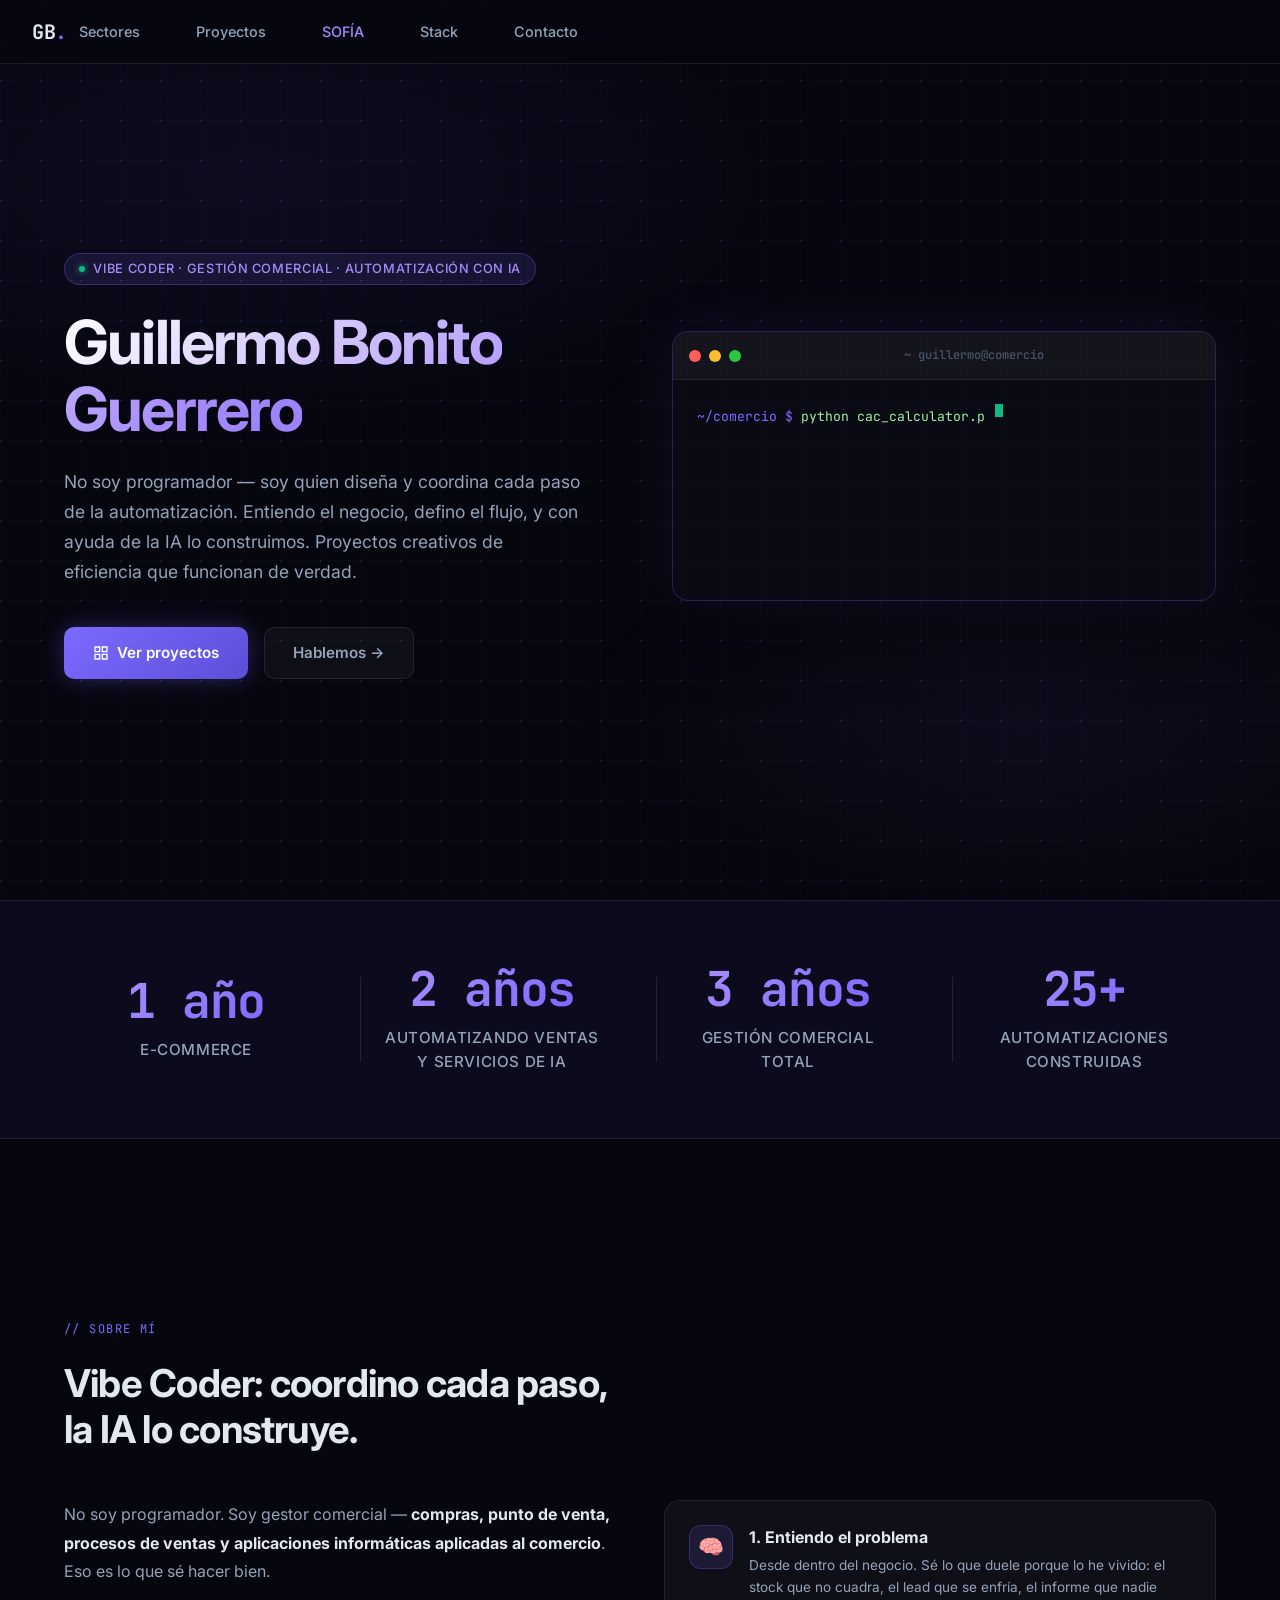
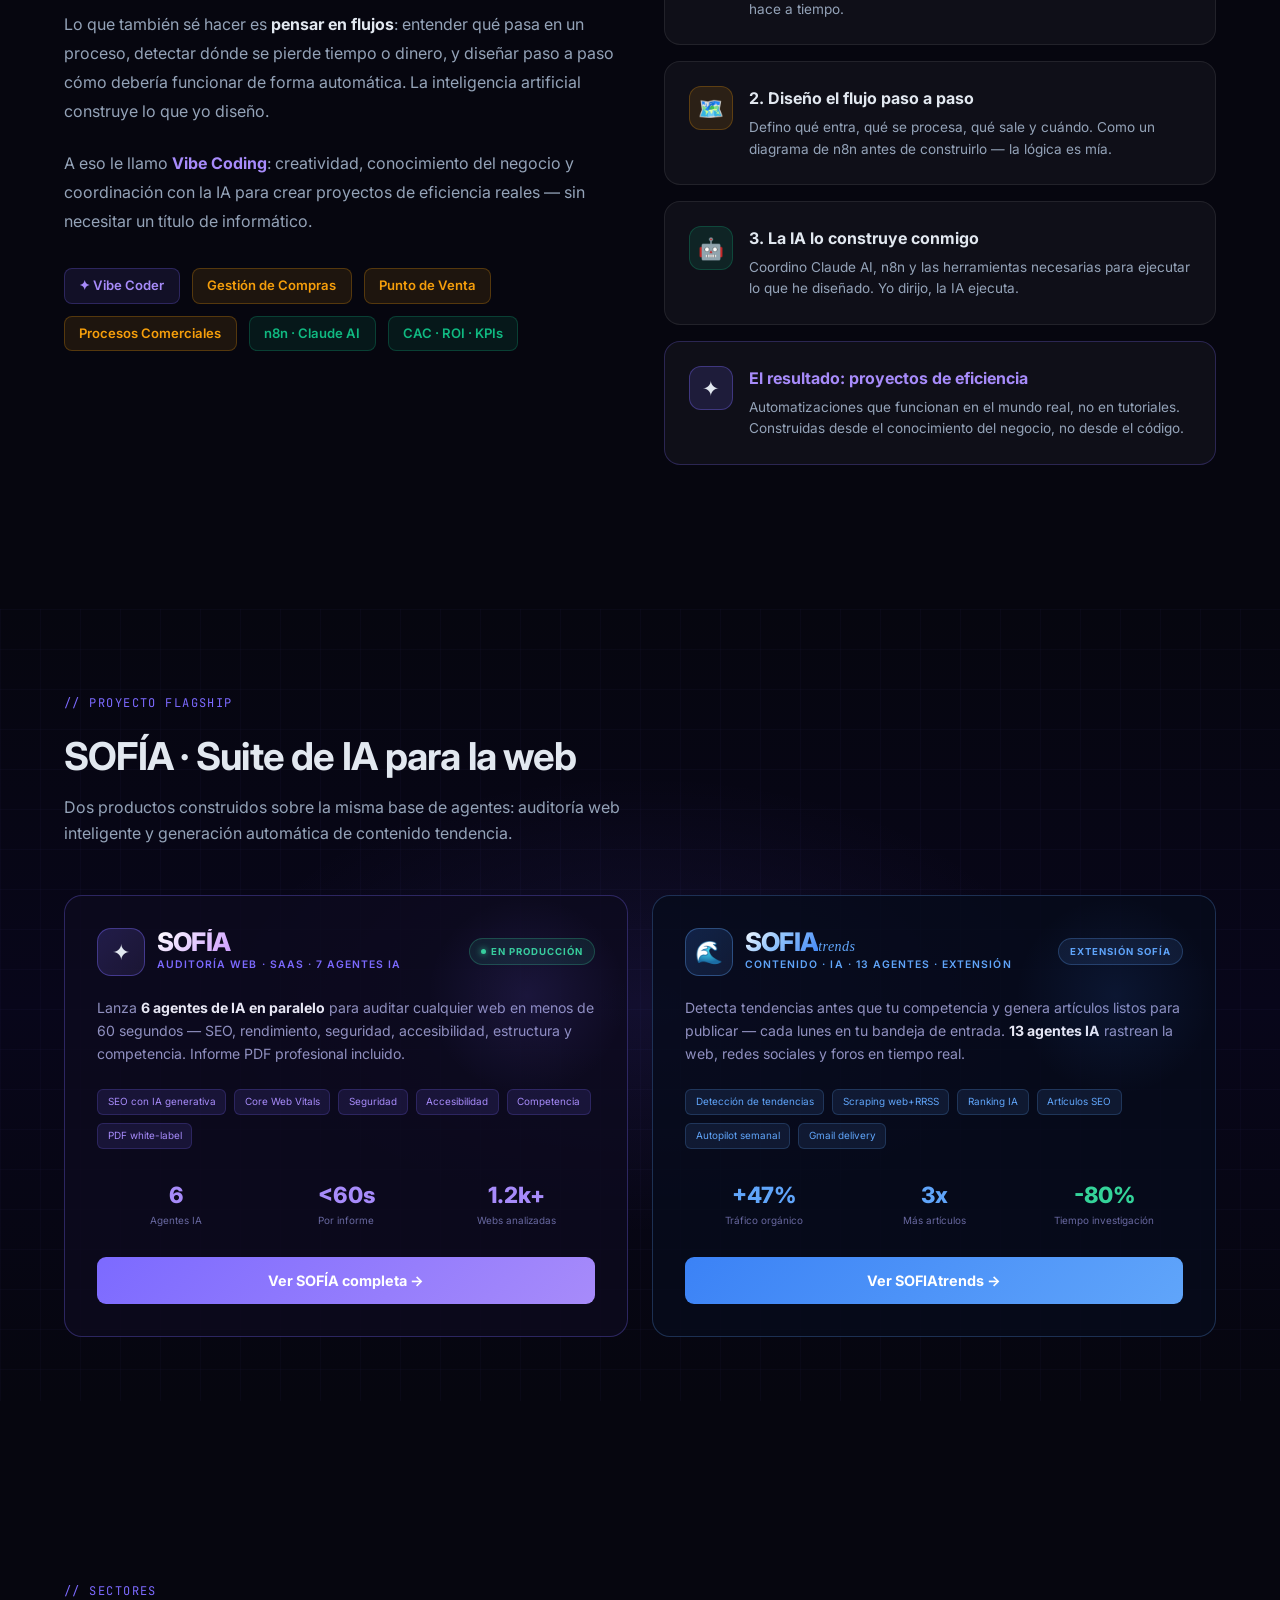
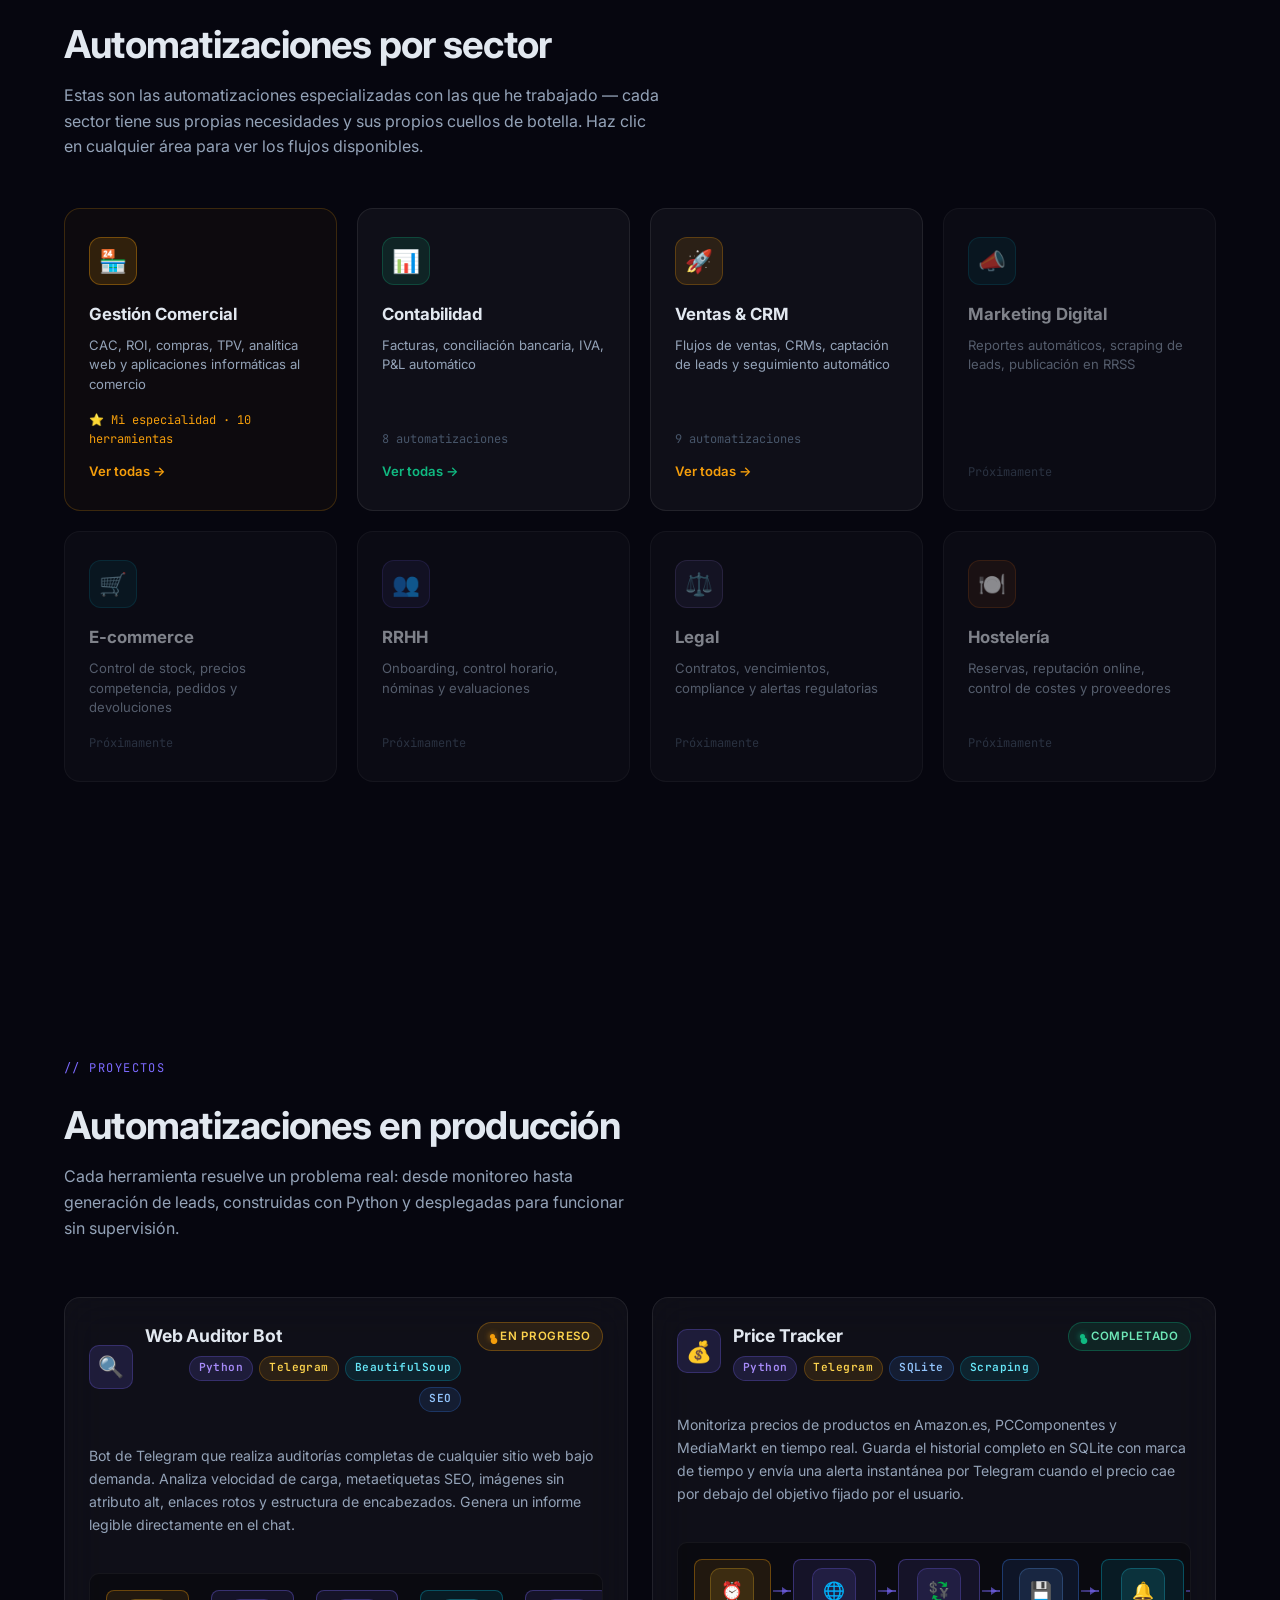
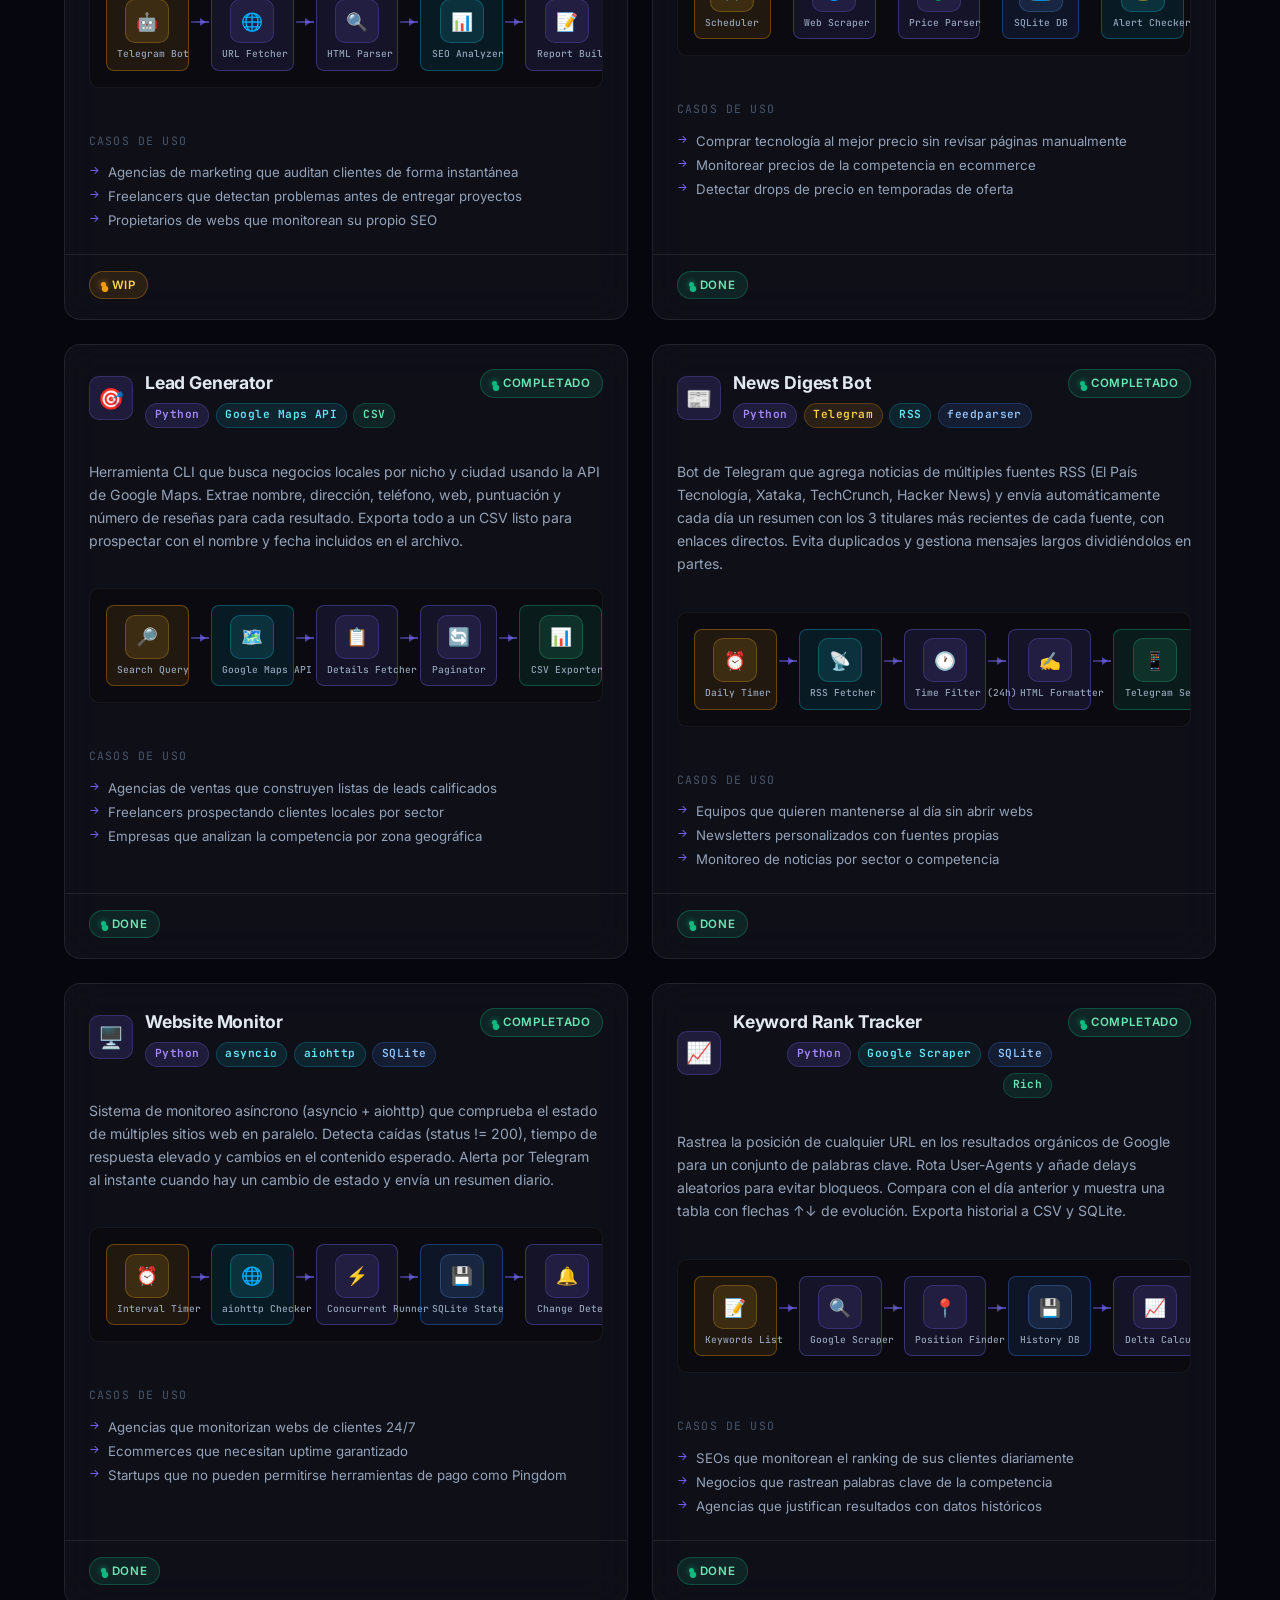
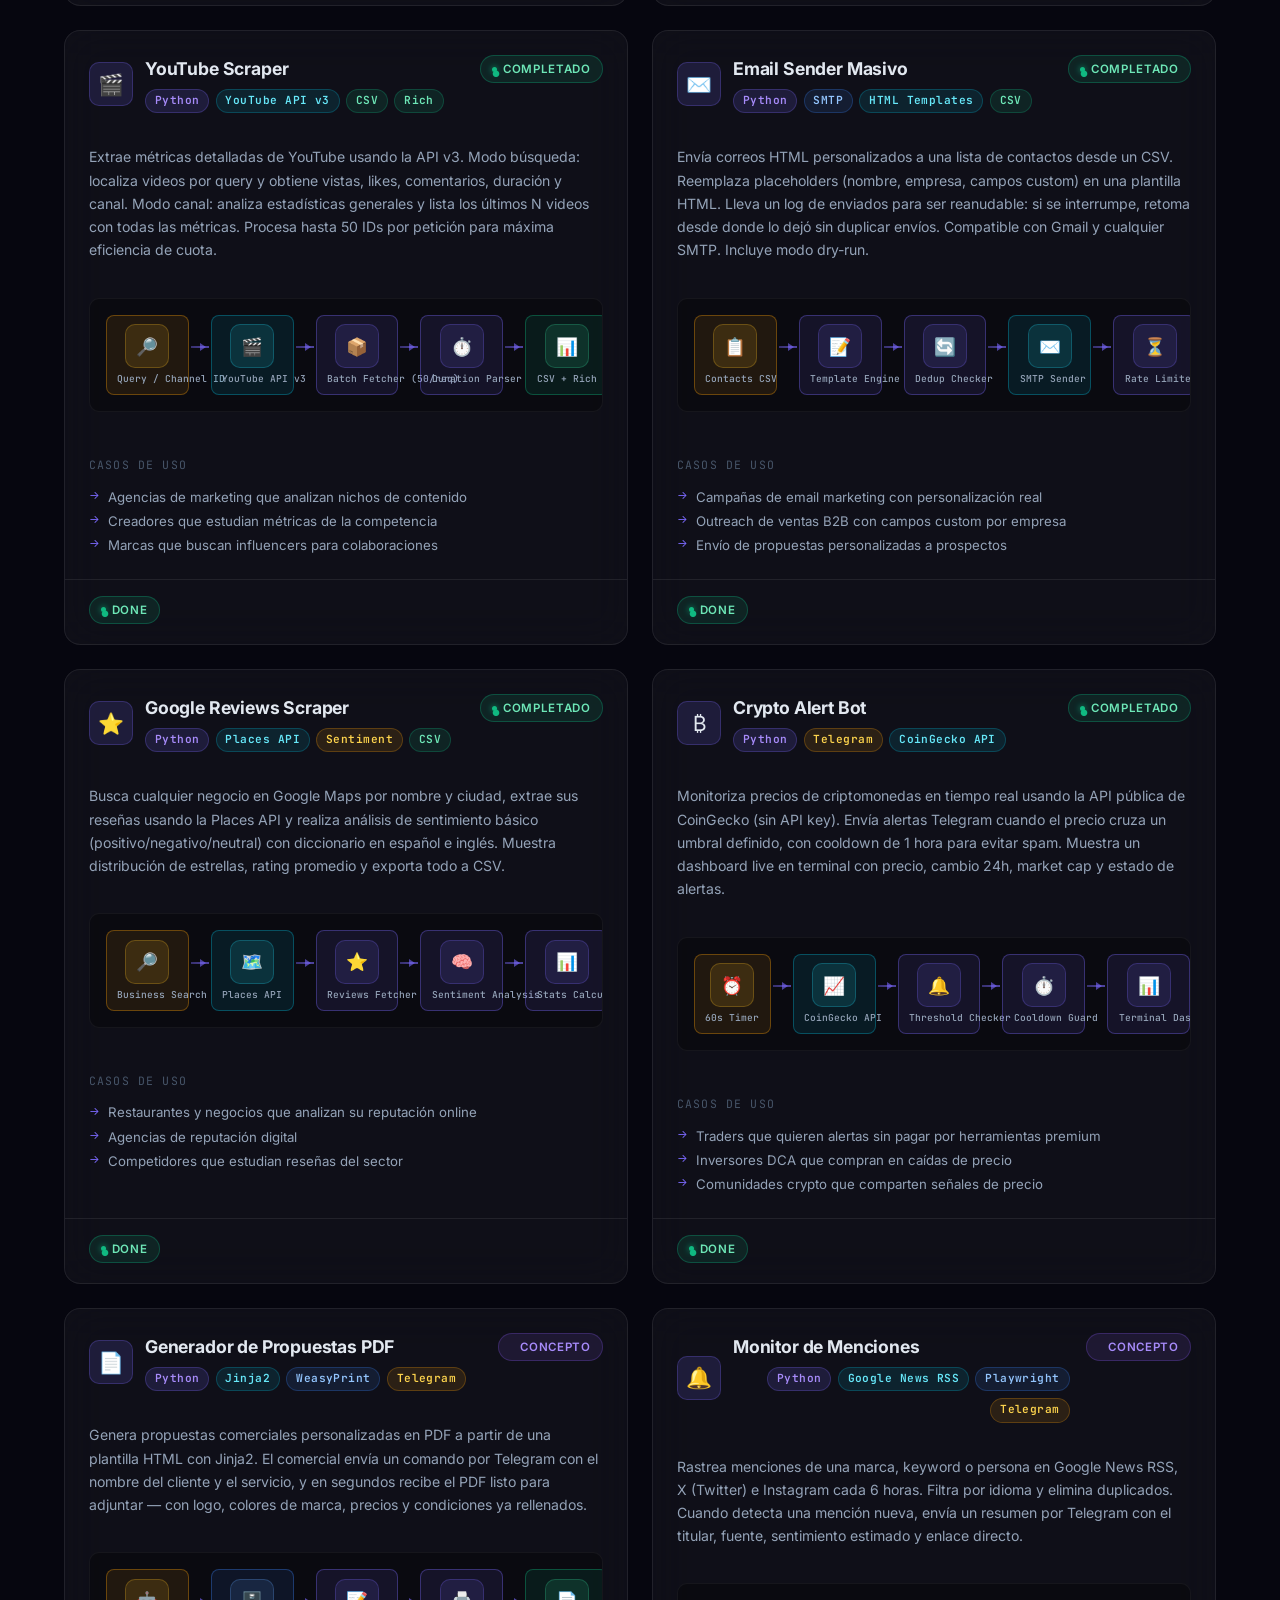
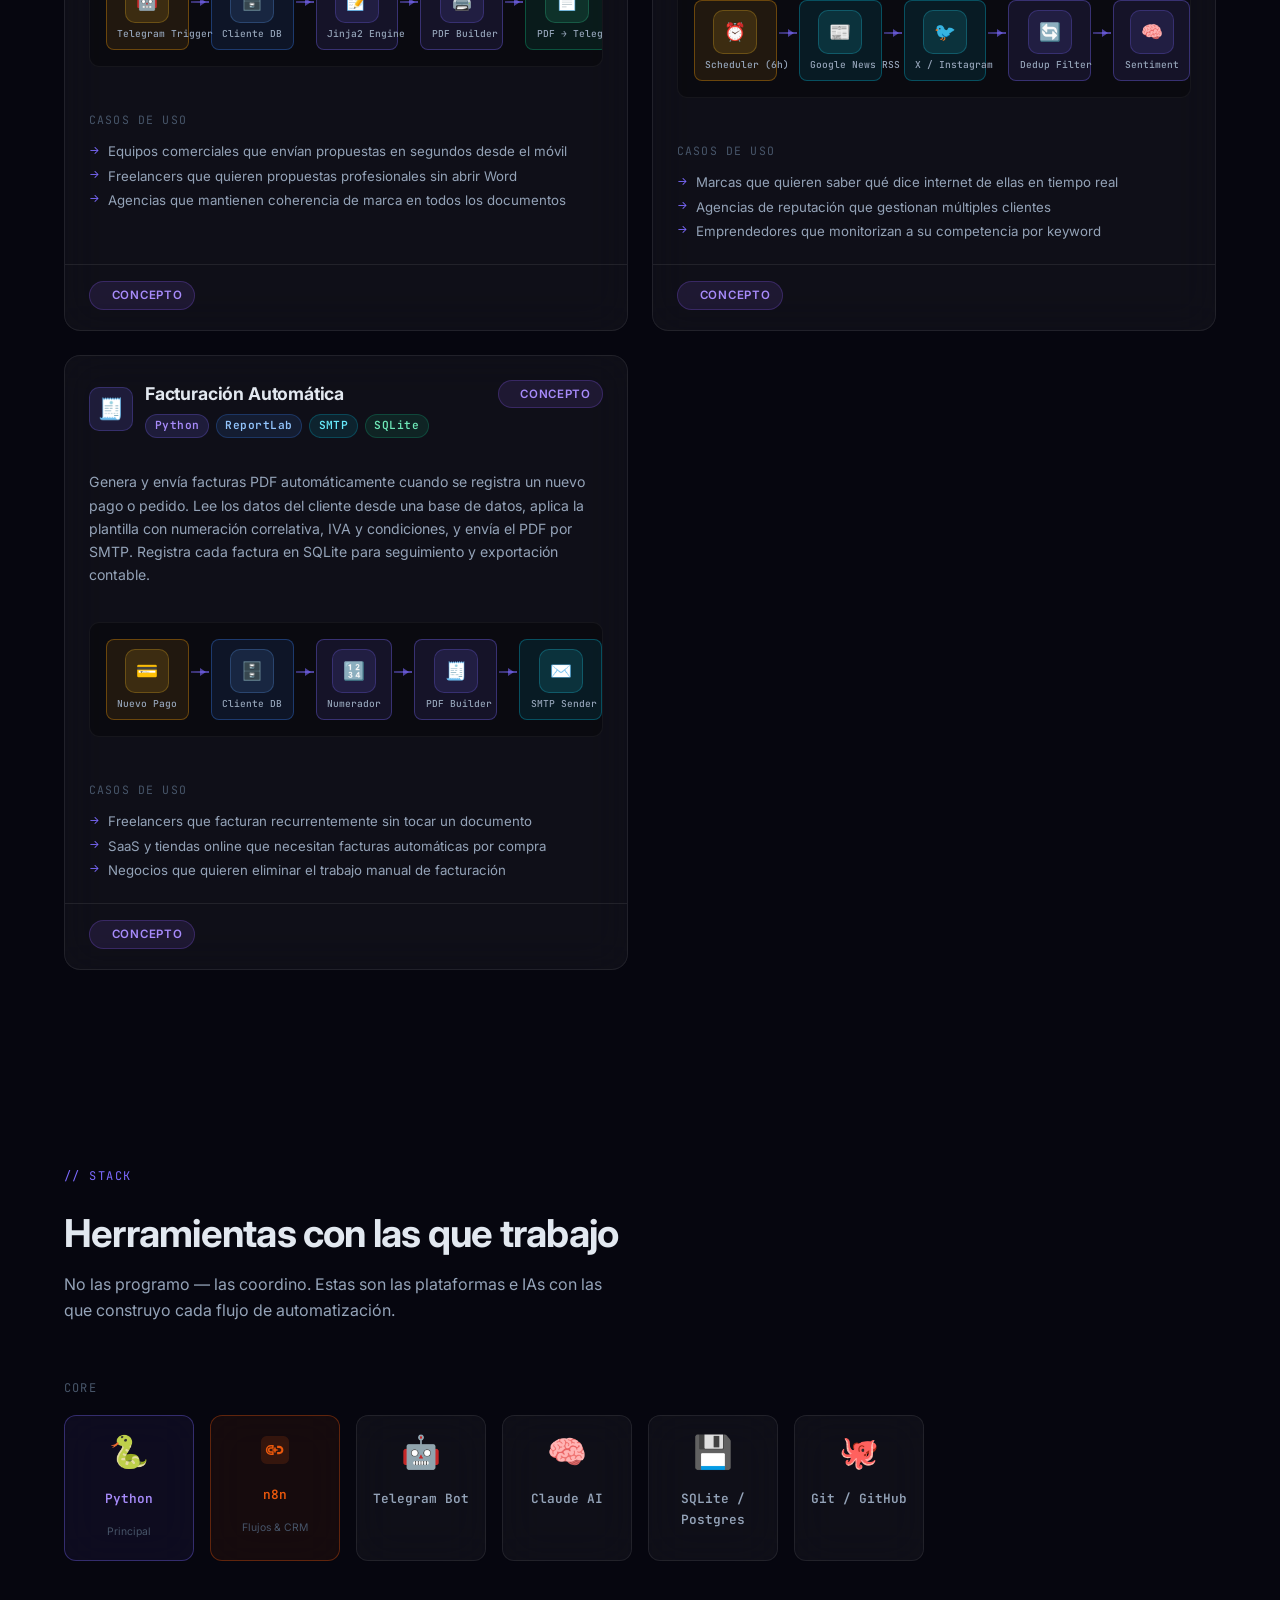
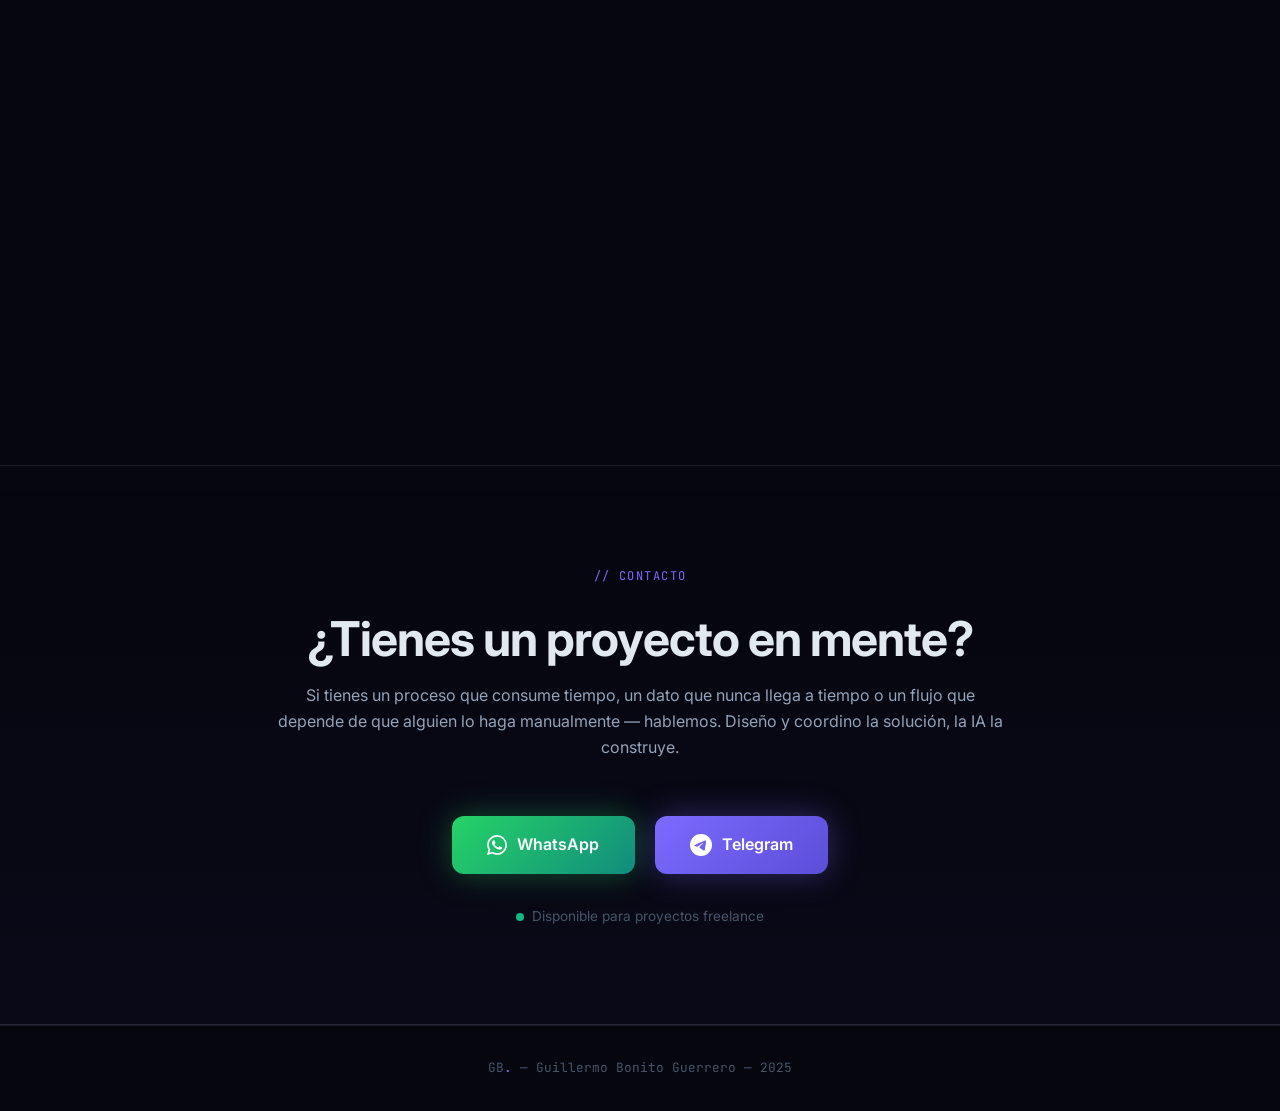
<file: index.html>
﻿<!DOCTYPE html>
<html lang="es">
<head>
  <meta charset="UTF-8" />
  <meta name="viewport" content="width=device-width, initial-scale=1.0" />
  <title>Guillermo Bonito — Automatización &amp; Bots</title>
  <meta name="description" content="Portfolio de proyectos de automatización, bots de Telegram y scraping de datos." />
  <link rel="preconnect" href="https://fonts.googleapis.com" />
  <link rel="preconnect" href="https://fonts.gstatic.com" crossorigin />
  <link href="https://fonts.googleapis.com/css2?family=Inter:wght@400;500;600;700&family=JetBrains+Mono:wght@400;500&display=swap" rel="stylesheet" />
  <link rel="stylesheet" href="style.css" />
  <style>
    /* ===== RESET & BASE ===== */
    *, *::before, *::after { box-sizing: border-box; margin: 0; padding: 0; }

    :root {
      --bg: #06060f;
      --bg2: #0d0d1a;
      --bg3: #12121f;
      --purple: #7c6aff;
      --purple-light: #a78bfa;
      --purple-dark: #5b4fd8;
      --amber: #f59e0b;
      --cyan: #06b6d4;
      --blue: #3b82f6;
      --green: #10b981;
      --glass: rgba(255,255,255,0.04);
      --glass-border: rgba(255,255,255,0.08);
      --text: #e2e8f0;
      --text-muted: #94a3b8;
      --text-dim: #475569;
    }

    html { scroll-behavior: smooth; }

    body {
      background: var(--bg);
      color: var(--text);
      font-family: 'Inter', sans-serif;
      overflow-x: hidden;
      line-height: 1.6;
    }

    /* ===== ANIMATED DOT/GRID BACKGROUND ===== */
    body::before {
      content: '';
      position: fixed;
      inset: 0;
      background-image:
        radial-gradient(circle at 1px 1px, rgba(124,106,255,0.15) 1px, transparent 0);
      background-size: 40px 40px;
      pointer-events: none;
      z-index: 0;
      animation: bgDrift 20s ease-in-out infinite alternate;
    }

    @keyframes bgDrift {
      from { background-position: 0 0; }
      to { background-position: 40px 40px; }
    }

    body::after {
      content: '';
      position: fixed;
      inset: 0;
      background:
        radial-gradient(ellipse 80% 50% at 20% 20%, rgba(124,106,255,0.07) 0%, transparent 60%),
        radial-gradient(ellipse 60% 40% at 80% 80%, rgba(167,139,250,0.05) 0%, transparent 60%);
      pointer-events: none;
      z-index: 0;
    }

    /* All direct children above background */
    nav, main, footer, section, .hero, .stats-bar, .projects, .stack-section, .contact-section {
      position: relative;
      z-index: 1;
    }

    /* ===== FADE-IN-UP ANIMATION ===== */
    .fade-up {
      opacity: 0;
      transform: translateY(32px);
      transition: opacity 0.7s ease, transform 0.7s ease;
    }
    .fade-up.visible {
      opacity: 1;
      transform: translateY(0);
    }

    /* ===== NAVBAR ===== */
    .nav {
      position: fixed;
      top: 0;
      left: 0;
      right: 0;
      z-index: 100;
      display: flex;
      align-items: center;
      justify-content: space-between;
      padding: 0 2rem;
      height: 64px;
      background: rgba(6,6,15,0.7);
      backdrop-filter: blur(20px);
      -webkit-backdrop-filter: blur(20px);
      border-bottom: 1px solid var(--glass-border);
    }

    .nav-logo {
      font-family: 'JetBrains Mono', monospace;
      font-weight: 700;
      font-size: 1.25rem;
      color: var(--text);
      letter-spacing: -0.02em;
    }
    .nav-logo .accent { color: var(--purple); }

    .nav-links {
      display: flex;
      align-items: center;
      gap: 2rem;
    }
    .nav-links a {
      color: var(--text-muted);
      text-decoration: none;
      font-size: 0.9rem;
      font-weight: 500;
      transition: color 0.2s;
    }
    .nav-links a:hover { color: var(--text); }

    /* ===== HERO ===== */
    .hero {
      min-height: 100vh;
      display: grid;
      grid-template-columns: 1fr 1fr;
      align-items: center;
      gap: 4rem;
      padding: 6rem 4rem 4rem;
      max-width: 1280px;
      margin: 0 auto;
    }

    @media (max-width: 900px) {
      .hero { grid-template-columns: 1fr; padding: 6rem 2rem 3rem; }
      .hero-terminal { display: none; }
    }

    .hero-tag {
      display: inline-flex;
      align-items: center;
      gap: 0.5rem;
      padding: 0.3rem 0.9rem;
      background: rgba(124,106,255,0.12);
      border: 1px solid rgba(124,106,255,0.3);
      border-radius: 100px;
      font-size: 0.8rem;
      font-weight: 500;
      color: var(--purple-light);
      letter-spacing: 0.05em;
      margin-bottom: 1.5rem;
    }

    .hero h1 {
      font-size: clamp(2.2rem, 5vw, 3.8rem);
      font-weight: 700;
      line-height: 1.1;
      letter-spacing: -0.03em;
      margin-bottom: 1.5rem;
    }

    .gradient-text {
      background: linear-gradient(135deg, #fff 0%, var(--purple-light) 40%, var(--purple) 70%, #c084fc 100%);
      background-size: 200% 200%;
      -webkit-background-clip: text;
      -webkit-text-fill-color: transparent;
      background-clip: text;
      animation: gradShift 4s ease infinite;
    }

    @keyframes gradShift {
      0%, 100% { background-position: 0% 50%; }
      50% { background-position: 100% 50%; }
    }

    .hero-sub {
      font-size: 1.1rem;
      color: var(--text-muted);
      max-width: 520px;
      line-height: 1.7;
      margin-bottom: 2.5rem;
    }

    .hero-ctas {
      display: flex;
      gap: 1rem;
      flex-wrap: wrap;
    }

    .btn-primary {
      display: inline-flex;
      align-items: center;
      gap: 0.5rem;
      padding: 0.8rem 1.8rem;
      background: linear-gradient(135deg, var(--purple), var(--purple-dark));
      color: #fff;
      border-radius: 10px;
      font-weight: 600;
      font-size: 0.95rem;
      text-decoration: none;
      border: none;
      cursor: pointer;
      transition: all 0.25s;
      box-shadow: 0 0 24px rgba(124,106,255,0.3);
    }
    .btn-primary:hover {
      transform: translateY(-2px);
      box-shadow: 0 0 40px rgba(124,106,255,0.5);
    }

    .btn-ghost {
      display: inline-flex;
      align-items: center;
      gap: 0.5rem;
      padding: 0.8rem 1.8rem;
      background: var(--glass);
      color: var(--text-muted);
      border-radius: 10px;
      font-weight: 600;
      font-size: 0.95rem;
      text-decoration: none;
      border: 1px solid var(--glass-border);
      cursor: pointer;
      transition: all 0.25s;
    }
    .btn-ghost:hover {
      background: rgba(255,255,255,0.08);
      color: var(--text);
      border-color: rgba(255,255,255,0.15);
      transform: translateY(-2px);
    }

    /* ===== HERO TERMINAL ===== */
    .hero-terminal {
      background: #0a0a14;
      border: 1px solid rgba(124,106,255,0.25);
      border-radius: 16px;
      overflow: hidden;
      box-shadow: 0 0 60px rgba(124,106,255,0.1), 0 32px 64px rgba(0,0,0,0.5);
    }

    .terminal-bar {
      display: flex;
      align-items: center;
      gap: 0.5rem;
      padding: 0.85rem 1rem;
      background: rgba(255,255,255,0.04);
      border-bottom: 1px solid var(--glass-border);
    }

    .dot { width: 12px; height: 12px; border-radius: 50%; }
    .dot-red { background: #ff5f57; }
    .dot-yellow { background: #febc2e; }
    .dot-green { background: #28c840; }

    .terminal-title {
      flex: 1;
      text-align: center;
      font-family: 'JetBrains Mono', monospace;
      font-size: 0.75rem;
      color: var(--text-dim);
    }

    .terminal-body {
      padding: 1.5rem;
      font-family: 'JetBrains Mono', monospace;
      font-size: 0.82rem;
      line-height: 2;
      min-height: 220px;
    }

    .t-line { display: flex; gap: 0.5rem; }
    .t-prompt { color: var(--purple); user-select: none; }
    .t-cmd { color: #a0f0a0; }
    .t-out { color: var(--text-muted); padding-left: 1.2rem; font-size: 0.78rem; }
    .t-cursor {
      display: inline-block;
      width: 8px;
      height: 1em;
      background: var(--green);
      margin-left: 2px;
      vertical-align: text-bottom;
      animation: blink 1s step-end infinite;
    }
    @keyframes blink { 0%,100% { opacity: 1; } 50% { opacity: 0; } }

    /* ===== STATS BAR ===== */
    .stats-bar {
      background: rgba(124,106,255,0.06);
      border-top: 1px solid var(--glass-border);
      border-bottom: 1px solid var(--glass-border);
      padding: 3rem 4rem;
    }

    .stats-inner {
      max-width: 1280px;
      margin: 0 auto;
      display: grid;
      grid-template-columns: repeat(4, 1fr);
      gap: 2rem;
      text-align: center;
    }

    @media (max-width: 700px) {
      .stats-inner { grid-template-columns: repeat(2, 1fr); }
      .stats-bar { padding: 2rem; }
    }

    .stat-item {}

    .stat-number {
      font-size: 3rem;
      font-weight: 700;
      font-family: 'JetBrains Mono', monospace;
      background: linear-gradient(135deg, var(--purple-light), var(--purple));
      -webkit-background-clip: text;
      -webkit-text-fill-color: transparent;
      background-clip: text;
      line-height: 1;
      margin-bottom: 0.5rem;
    }

    .stat-label {
      font-size: 0.95rem;
      color: var(--text-muted);
      font-weight: 500;
    }

    /* ===== SECTION COMMON ===== */
    .section-wrap {
      max-width: 1280px;
      margin: 0 auto;
      padding: 6rem 4rem;
    }

    @media (max-width: 700px) {
      .section-wrap { padding: 4rem 1.5rem; }
      .hero { padding: 5rem 1.5rem 3rem; }
    }

    .section-tag {
      display: inline-block;
      font-family: 'JetBrains Mono', monospace;
      font-size: 0.75rem;
      color: var(--purple);
      text-transform: uppercase;
      letter-spacing: 0.12em;
      margin-bottom: 0.75rem;
    }

    .section-title {
      font-size: clamp(1.8rem, 3vw, 2.6rem);
      font-weight: 700;
      letter-spacing: -0.02em;
      margin-bottom: 1rem;
    }

    .section-sub {
      font-size: 1rem;
      color: var(--text-muted);
      max-width: 560px;
      margin-bottom: 3.5rem;
    }

    /* ===== PROJECTS GRID ===== */
    .projects-grid {
      display: grid;
      grid-template-columns: repeat(auto-fill, minmax(560px, 1fr));
      gap: 1.5rem;
    }

    @media (max-width: 900px) {
      .projects-grid { grid-template-columns: 1fr; }
    }

    /* ===== PROJECT CARD ===== */
    .card {
      background: var(--glass);
      border: 1px solid var(--glass-border);
      border-radius: 16px;
      padding: 0;
      overflow: hidden;
      transition: border-color 0.3s, box-shadow 0.3s, transform 0.3s;
      display: flex;
      flex-direction: column;
    }

    .card:hover {
      border-color: rgba(124,106,255,0.4);
      box-shadow: 0 0 40px rgba(124,106,255,0.08), 0 16px 40px rgba(0,0,0,0.3);
      transform: translateY(-4px);
    }

    .card-header {
      padding: 1.5rem 1.5rem 0;
      display: flex;
      align-items: flex-start;
      justify-content: space-between;
      gap: 1rem;
    }

    .card-icon-title {
      display: flex;
      align-items: center;
      gap: 0.75rem;
    }

    .card-icon {
      width: 44px;
      height: 44px;
      border-radius: 10px;
      background: rgba(124,106,255,0.15);
      border: 1px solid rgba(124,106,255,0.25);
      display: flex;
      align-items: center;
      justify-content: center;
      font-size: 1.3rem;
      flex-shrink: 0;
    }

    .card-title {
      font-size: 1.1rem;
      font-weight: 700;
      letter-spacing: -0.01em;
    }

    .card-tags {
      display: flex;
      flex-wrap: wrap;
      gap: 0.4rem;
      margin-top: 0.35rem;
    }

    .tag {
      padding: 0.15rem 0.55rem;
      border-radius: 100px;
      font-size: 0.7rem;
      font-weight: 600;
      font-family: 'JetBrains Mono', monospace;
    }

    .tag-purple { background: rgba(124,106,255,0.15); color: var(--purple-light); border: 1px solid rgba(124,106,255,0.25); }
    .tag-amber { background: rgba(245,158,11,0.12); color: #fcd34d; border: 1px solid rgba(245,158,11,0.25); }
    .tag-blue { background: rgba(59,130,246,0.12); color: #93c5fd; border: 1px solid rgba(59,130,246,0.25); }
    .tag-green { background: rgba(16,185,129,0.12); color: #6ee7b7; border: 1px solid rgba(16,185,129,0.25); }
    .tag-cyan { background: rgba(6,182,212,0.12); color: #67e8f9; border: 1px solid rgba(6,182,212,0.25); }

    .status-badge {
      display: inline-flex;
      align-items: center;
      gap: 0.35rem;
      padding: 0.25rem 0.7rem;
      border-radius: 100px;
      font-size: 0.72rem;
      font-weight: 600;
      white-space: nowrap;
      flex-shrink: 0;
    }

    .status-done {
      background: rgba(16,185,129,0.12);
      color: #6ee7b7;
      border: 1px solid rgba(16,185,129,0.3);
    }
    .status-wip {
      background: rgba(245,158,11,0.12);
      color: #fcd34d;
      border: 1px solid rgba(245,158,11,0.3);
    }
    .status-done::before { content: '●'; color: #10b981; font-size: 0.55rem; }
    .status-wip::before { content: '●'; color: #f59e0b; font-size: 0.55rem; animation: pulse 1.5s ease infinite; }
    @keyframes pulse { 0%,100%{opacity:1} 50%{opacity:0.3} }

    .card-desc {
      padding: 1rem 1.5rem 0;
      font-size: 0.88rem;
      color: var(--text-muted);
      line-height: 1.65;
    }

    /* ===== WORKFLOW ===== */
    .workflow {
      margin: 1.25rem 1.5rem;
      display: flex;
      align-items: center;
      gap: 0;
      overflow-x: auto;
      padding: 1rem;
      background: rgba(0,0,0,0.3);
      border-radius: 10px;
      border: 1px solid rgba(255,255,255,0.05);
      scrollbar-width: thin;
      scrollbar-color: var(--glass-border) transparent;
      flex-wrap: nowrap;
    }

    .wf-node {
      display: flex;
      flex-direction: column;
      align-items: center;
      gap: 0.3rem;
      padding: 0.55rem 0.65rem;
      border-radius: 8px;
      border: 1px solid;
      min-width: 60px;
      flex-shrink: 0;
      transition: transform 0.2s, box-shadow 0.2s;
    }
    .wf-node:hover { transform: translateY(-2px); }

    .wf-trigger {
      background: rgba(245,158,11,0.1);
      border-color: rgba(245,158,11,0.35);
    }
    .wf-trigger:hover { box-shadow: 0 0 16px rgba(245,158,11,0.25); }

    .wf-process {
      background: rgba(124,106,255,0.1);
      border-color: rgba(124,106,255,0.35);
    }
    .wf-process:hover { box-shadow: 0 0 16px rgba(124,106,255,0.25); }

    .wf-storage {
      background: rgba(59,130,246,0.1);
      border-color: rgba(59,130,246,0.35);
    }
    .wf-storage:hover { box-shadow: 0 0 16px rgba(59,130,246,0.25); }

    .wf-output {
      background: rgba(16,185,129,0.1);
      border-color: rgba(16,185,129,0.35);
    }
    .wf-output:hover { box-shadow: 0 0 16px rgba(16,185,129,0.25); }

    .wf-api {
      background: rgba(6,182,212,0.1);
      border-color: rgba(6,182,212,0.35);
    }
    .wf-api:hover { box-shadow: 0 0 16px rgba(6,182,212,0.25); }

    .wf-icon { font-size: 1.1rem; line-height: 1; }

    .wf-label {
      font-family: 'JetBrains Mono', monospace;
      font-size: 0.6rem;
      color: var(--text-muted);
      text-align: center;
      white-space: nowrap;
    }

    .wf-arrow {
      flex: 0 0 18px;
      height: 2px;
      background: linear-gradient(to right, rgba(124,106,255,0.4), rgba(124,106,255,0.6));
      position: relative;
      flex-shrink: 0;
    }
    .wf-arrow::after {
      content: '';
      position: absolute;
      right: -1px;
      top: 50%;
      transform: translateY(-50%);
      border: 4px solid transparent;
      border-left: 6px solid rgba(124,106,255,0.6);
    }

    /* ===== USE CASES ===== */
    .use-cases {
      padding: 0 1.5rem;
      margin-bottom: 0.5rem;
    }

    .use-cases-title {
      font-size: 0.72rem;
      font-family: 'JetBrains Mono', monospace;
      color: var(--text-dim);
      text-transform: uppercase;
      letter-spacing: 0.1em;
      margin-bottom: 0.5rem;
    }

    .use-cases ul {
      list-style: none;
      display: flex;
      flex-direction: column;
      gap: 0.35rem;
    }

    .use-cases li {
      font-size: 0.83rem;
      color: var(--text-muted);
      display: flex;
      gap: 0.5rem;
      align-items: flex-start;
    }

    .use-cases li::before {
      content: '→';
      color: var(--purple);
      flex-shrink: 0;
      margin-top: 0.02em;
    }

    /* ===== CARD FOOTER ===== */
    .card-footer {
      margin-top: auto;
      padding: 1rem 1.5rem 1.25rem;
      border-top: 1px solid var(--glass-border);
      display: flex;
      align-items: center;
      justify-content: space-between;
      gap: 1rem;
    }

    /* ===== STACK SECTION ===== */
    .stack-grid {
      display: grid;
      grid-template-columns: repeat(auto-fill, minmax(120px, 1fr));
      gap: 1rem;
    }

    .stack-item {
      background: var(--glass);
      border: 1px solid var(--glass-border);
      border-radius: 12px;
      padding: 1.25rem 1rem;
      text-align: center;
      cursor: default;
      transition: all 0.25s;
    }

    .stack-item:hover {
      background: rgba(124,106,255,0.08);
      border-color: rgba(124,106,255,0.4);
      box-shadow: 0 0 24px rgba(124,106,255,0.2);
      transform: translateY(-4px);
    }

    .stack-item:hover .stack-icon { filter: drop-shadow(0 0 8px rgba(124,106,255,0.6)); }

    .stack-icon {
      font-size: 2rem;
      margin-bottom: 0.6rem;
      display: block;
      transition: filter 0.25s;
    }

    .stack-name {
      font-size: 0.8rem;
      font-weight: 600;
      color: var(--text-muted);
      font-family: 'JetBrains Mono', monospace;
    }

    /* ===== CONTACT SECTION ===== */
    .contact-section {
      background: linear-gradient(180deg, transparent 0%, rgba(124,106,255,0.04) 100%);
      border-top: 1px solid var(--glass-border);
    }

    .contact-inner {
      max-width: 800px;
      margin: 0 auto;
      text-align: center;
      padding: 6rem 2rem;
    }

    .contact-inner .section-sub {
      max-width: none;
    }

    .contact-buttons {
      display: flex;
      gap: 1.25rem;
      justify-content: center;
      flex-wrap: wrap;
      margin-top: 2.5rem;
    }

    .btn-contact {
      display: inline-flex;
      align-items: center;
      gap: 0.65rem;
      padding: 1rem 2.2rem;
      border-radius: 12px;
      font-size: 1rem;
      font-weight: 600;
      text-decoration: none;
      transition: all 0.25s;
    }

    .btn-contact-primary {
      background: linear-gradient(135deg, var(--purple), var(--purple-dark));
      color: #fff;
      box-shadow: 0 0 32px rgba(124,106,255,0.35);
    }
    .btn-contact-primary:hover {
      transform: translateY(-3px);
      box-shadow: 0 0 52px rgba(124,106,255,0.55);
    }

    .contact-availability {
      display: inline-flex;
      align-items: center;
      gap: 0.5rem;
      margin-top: 2rem;
      font-size: 0.85rem;
      color: var(--text-dim);
    }
    .avail-dot {
      width: 8px;
      height: 8px;
      border-radius: 50%;
      background: var(--green);
      animation: pulse 1.5s ease infinite;
    }

    /* ===== FOOTER ===== */
    footer {
      border-top: 1px solid var(--glass-border);
      padding: 2rem;
      text-align: center;
      font-size: 0.8rem;
      color: var(--text-dim);
      font-family: 'JetBrains Mono', monospace;
    }

    /* ===== SCROLLBAR ===== */
    ::-webkit-scrollbar { width: 6px; height: 6px; }
    ::-webkit-scrollbar-track { background: transparent; }
    ::-webkit-scrollbar-thumb { background: rgba(124,106,255,0.25); border-radius: 3px; }
    ::-webkit-scrollbar-thumb:hover { background: rgba(124,106,255,0.45); }

    /* ===== MOBILE RESPONSIVE ===== */
    @media (max-width: 640px) {

      /* NAV */
      .nav { padding: 0 1rem; height: 56px; }
      .nav-links { gap: 1rem; }
      .nav-links a { font-size: 0.8rem; }
      /* hide less important nav links on small screens */
      .nav-links a[href="#stack"],
      .nav-links a[href="#contacto"] { display: none; }

      /* HERO */
      .hero { padding: 4.5rem 1.25rem 2rem; gap: 1.5rem; }
      .hero-tag {
        font-size: 0.7rem;
        padding: 0.3rem 0.7rem;
        white-space: normal;
        text-align: center;
        justify-content: center;
        line-height: 1.5;
      }
      h1 { font-size: clamp(2rem, 9vw, 2.8rem) !important; }
      .hero-sub { font-size: 0.95rem; }
      .hero-ctas { flex-direction: column; gap: 0.75rem; }
      .hero-ctas a { width: 100%; text-align: center; justify-content: center; }

      /* STATS BAR */
      .stats-bar { padding: 1.5rem 1rem; }
      .stats-inner { grid-template-columns: repeat(2, 1fr); gap: 1px; }
      .stat-number { font-size: 1.6rem !important; }
      .stat-label { font-size: 0.65rem; }

      /* SECTION WRAP */
      .section-wrap { padding: 3rem 1.25rem; }
      .section-title { font-size: clamp(1.5rem, 6vw, 2rem) !important; }

      /* SOBRE MÍ — pasar a 1 columna */
      #sobre-mi .section-wrap > div[style*="grid-template-columns:1fr 1fr"] {
        grid-template-columns: 1fr !important;
        gap: 2rem !important;
      }

      /* SOFÍA — pasar a 1 columna */
      div[style*="grid-template-columns:1fr 1fr"] {
        grid-template-columns: 1fr !important;
        gap: 1.5rem !important;
      }

      /* SOFIA mockup — ocultar en móvil, ocupa demasiado */
      div[style*="max-width:400px"] { display: none !important; }

      /* SOFIA módulos — 1 columna */
      div[style*="grid-template-columns:repeat(3,1fr)"] {
        grid-template-columns: 1fr !important;
        gap: 0.75rem !important;
      }

      /* SOFIA stats — 3 cols (5 items: 3+2, último centrado) */
      div[style*="grid-template-columns:repeat(5,1fr)"] {
        grid-template-columns: repeat(3, 1fr) !important;
      }
      div[style*="grid-template-columns:repeat(5,1fr)"] > div:last-child {
        grid-column: 1 / -1;
      }

      /* SECTORES grid */
      #sectores div[style*="grid-template-columns"] {
        grid-template-columns: 1fr !important;
      }

      /* STACK grid */
      .stack-grid { grid-template-columns: repeat(2, 1fr) !important; gap: 0.75rem !important; }
      .stack-item { padding: 1rem 0.75rem; }
      .stack-icon { font-size: 1.5rem; }
      .stack-name { font-size: 0.75rem; }

      /* PROJECT CARDS */
      .card { padding: 1.5rem; }
      .card-header { flex-direction: column; gap: 0.5rem; }
      .card-title { font-size: 1rem; }
      .workflow { overflow-x: auto; padding-bottom: 0.5rem; }
      .use-cases { display: none; } /* simplifica en móvil */

      /* CONTACT */
      .contact-buttons { flex-direction: column; gap: 0.75rem; align-items: stretch; }
      .btn-contact { justify-content: center; padding: 0.9rem 1rem; font-size: 0.9rem; }
      .contact-inner { padding: 0 1.25rem; }

      /* FOOTER */
      footer { font-size: 0.7rem; padding: 1.5rem 1rem; }

      /* SOFIA cards — stack en móvil */
      #sofia div[style*="grid-template-columns:1fr 1fr"] {
        grid-template-columns: 1fr !important;
        gap: 1.25rem !important;
      }
    }

    /* Pantallas muy pequeñas */
    @media (max-width: 380px) {
      .nav-links a[href="#proyectos"] { display: none; }
      .stats-inner { grid-template-columns: 1fr 1fr; }
      h1 { font-size: 1.8rem !important; }
    }
  </style>
</head>
<body>

  <!-- NAV -->
  <nav class="nav">
    <span class="nav-logo">GB<span class="accent">.</span></span>
    <div class="nav-links">
      <a href="#sectores">Sectores</a>
      <a href="#proyectos">Proyectos</a>
      <a href="sofia.html" style="color:#a78bfa;">SOFÍA</a>
      <a href="#stack">Stack</a>
      <a href="#contacto">Contacto</a>
    </div>
  </nav>

  <!-- HERO -->
  <section class="hero">
    <div class="hero-left">
      <p class="hero-tag">Vibe Coder · Gestión Comercial · Automatización con IA</p>
      <h1><span class="gradient-text">Guillermo Bonito<br>Guerrero</span></h1>
      <p class="hero-sub">No soy programador — soy quien diseña y coordina cada paso de la automatización. Entiendo el negocio, defino el flujo, y con ayuda de la IA lo construimos. Proyectos creativos de eficiencia que funcionan de verdad.</p>
      <div class="hero-ctas">
        <a class="btn-primary" href="#proyectos">
          <svg width="16" height="16" viewBox="0 0 24 24" fill="none" stroke="currentColor" stroke-width="2"><path d="M3 3h7v7H3zM14 3h7v7h-7zM14 14h7v7h-7zM3 14h7v7H3z"/></svg>
          Ver proyectos
        </a>
        <a class="btn-ghost" href="#contacto">
          Hablemos →
        </a>
      </div>
    </div>
    <div class="hero-terminal">
      <div class="terminal-bar">
        <span class="dot dot-red"></span>
        <span class="dot dot-yellow"></span>
        <span class="dot dot-green"></span>
        <span class="terminal-title">~ guillermo@comercio</span>
      </div>
      <div class="terminal-body" id="terminalBody">
        <!-- filled by JS -->
      </div>
    </div>
  </section>

  <!-- STATS BAR -->
  <div class="stats-bar">
    <div class="stats-inner">
      <div class="stat-item fade-up">
        <div class="stat-number" data-target="1" data-suffix=" año">0</div>
        <div class="stat-label">E-commerce</div>
      </div>
      <div class="stat-item fade-up">
        <div class="stat-number" data-target="2" data-suffix=" años">0</div>
        <div class="stat-label">Automatizando ventas y servicios de IA</div>
      </div>
      <div class="stat-item fade-up">
        <div class="stat-number" data-target="3" data-suffix=" años">0</div>
        <div class="stat-label">Gestión comercial total</div>
      </div>
      <div class="stat-item fade-up">
        <div class="stat-number" data-target="25" data-suffix="+">0</div>
        <div class="stat-label">Automatizaciones construidas</div>
      </div>
    </div>
  </div>

  <!-- ── QUIÉN SOY ──────────────────────────────────────────── -->
  <section id="sobre-mi" style="padding:5rem 0 3rem;background:var(--bg);">
    <div class="section-wrap">
      <span class="section-tag fade-up">// sobre mí</span>
      <h2 class="section-title fade-up" style="margin-top:0.5rem;max-width:720px;">Vibe Coder: coordino cada paso,<br>la IA lo construye.</h2>

      <div style="display:grid;grid-template-columns:1fr 1fr;gap:3rem;align-items:start;margin-top:3rem;" class="fade-up">

        <!-- IZQUIERDA: historia -->
        <div>
          <p style="color:var(--text-muted);font-size:1rem;line-height:1.8;margin-bottom:1.5rem;">
            No soy programador. Soy gestor comercial — <strong style="color:var(--text);">compras, punto de venta, procesos de ventas y aplicaciones informáticas aplicadas al comercio</strong>. Eso es lo que sé hacer bien.
          </p>
          <p style="color:var(--text-muted);font-size:1rem;line-height:1.8;margin-bottom:1.5rem;">
            Lo que también sé hacer es <strong style="color:var(--text);">pensar en flujos</strong>: entender qué pasa en un proceso, detectar dónde se pierde tiempo o dinero, y diseñar paso a paso cómo debería funcionar de forma automática. La inteligencia artificial construye lo que yo diseño.
          </p>
          <p style="color:var(--text-muted);font-size:1rem;line-height:1.8;margin-bottom:2rem;">
            A eso le llamo <strong style="color:var(--purple-light);">Vibe Coding</strong>: creatividad, conocimiento del negocio y coordinación con la IA para crear proyectos de eficiencia reales — sin necesitar un título de informático.
          </p>

          <div style="display:flex;flex-wrap:wrap;gap:0.75rem;">
            <span style="padding:0.4rem 0.9rem;border-radius:8px;background:rgba(124,106,255,0.1);border:1px solid rgba(124,106,255,0.25);color:#a78bfa;font-size:0.82rem;font-weight:600;">✦ Vibe Coder</span>
            <span style="padding:0.4rem 0.9rem;border-radius:8px;background:rgba(245,158,11,0.1);border:1px solid rgba(245,158,11,0.25);color:#f59e0b;font-size:0.82rem;font-weight:600;">Gestión de Compras</span>
            <span style="padding:0.4rem 0.9rem;border-radius:8px;background:rgba(245,158,11,0.1);border:1px solid rgba(245,158,11,0.25);color:#f59e0b;font-size:0.82rem;font-weight:600;">Punto de Venta</span>
            <span style="padding:0.4rem 0.9rem;border-radius:8px;background:rgba(245,158,11,0.1);border:1px solid rgba(245,158,11,0.25);color:#f59e0b;font-size:0.82rem;font-weight:600;">Procesos Comerciales</span>
            <span style="padding:0.4rem 0.9rem;border-radius:8px;background:rgba(16,185,129,0.1);border:1px solid rgba(16,185,129,0.25);color:#10b981;font-size:0.82rem;font-weight:600;">n8n · Claude AI</span>
            <span style="padding:0.4rem 0.9rem;border-radius:8px;background:rgba(16,185,129,0.1);border:1px solid rgba(16,185,129,0.25);color:#10b981;font-size:0.82rem;font-weight:600;">CAC · ROI · KPIs</span>
          </div>
        </div>

        <!-- DERECHA: cómo trabajo -->
        <div style="display:flex;flex-direction:column;gap:1rem;">

          <div style="background:var(--glass);border:1px solid var(--glass-border);border-radius:16px;padding:1.5rem;display:flex;gap:1rem;align-items:flex-start;">
            <div style="width:44px;height:44px;border-radius:12px;background:rgba(124,106,255,0.12);border:1px solid rgba(124,106,255,0.25);display:flex;align-items:center;justify-content:center;font-size:1.3rem;flex-shrink:0;">🧠</div>
            <div>
              <div style="font-weight:700;color:var(--text);margin-bottom:0.3rem;">1. Entiendo el problema</div>
              <div style="font-size:0.85rem;color:var(--text-muted);">Desde dentro del negocio. Sé lo que duele porque lo he vivido: el stock que no cuadra, el lead que se enfría, el informe que nadie hace a tiempo.</div>
            </div>
          </div>

          <div style="background:var(--glass);border:1px solid var(--glass-border);border-radius:16px;padding:1.5rem;display:flex;gap:1rem;align-items:flex-start;">
            <div style="width:44px;height:44px;border-radius:12px;background:rgba(245,158,11,0.12);border:1px solid rgba(245,158,11,0.25);display:flex;align-items:center;justify-content:center;font-size:1.3rem;flex-shrink:0;">🗺️</div>
            <div>
              <div style="font-weight:700;color:var(--text);margin-bottom:0.3rem;">2. Diseño el flujo paso a paso</div>
              <div style="font-size:0.85rem;color:var(--text-muted);">Defino qué entra, qué se procesa, qué sale y cuándo. Como un diagrama de n8n antes de construirlo — la lógica es mía.</div>
            </div>
          </div>

          <div style="background:var(--glass);border:1px solid var(--glass-border);border-radius:16px;padding:1.5rem;display:flex;gap:1rem;align-items:flex-start;">
            <div style="width:44px;height:44px;border-radius:12px;background:rgba(16,185,129,0.12);border:1px solid rgba(16,185,129,0.25);display:flex;align-items:center;justify-content:center;font-size:1.3rem;flex-shrink:0;">🤖</div>
            <div>
              <div style="font-weight:700;color:var(--text);margin-bottom:0.3rem;">3. La IA lo construye conmigo</div>
              <div style="font-size:0.85rem;color:var(--text-muted);">Coordino Claude AI, n8n y las herramientas necesarias para ejecutar lo que he diseñado. Yo dirijo, la IA ejecuta.</div>
            </div>
          </div>

          <div style="background:var(--glass);border:1px solid rgba(124,106,255,0.25);border-radius:16px;padding:1.5rem;display:flex;gap:1rem;align-items:flex-start;">
            <div style="width:44px;height:44px;border-radius:12px;background:rgba(124,106,255,0.15);border:1px solid rgba(124,106,255,0.35);display:flex;align-items:center;justify-content:center;font-size:1.3rem;flex-shrink:0;">✦</div>
            <div>
              <div style="font-weight:700;color:var(--purple-light);margin-bottom:0.3rem;">El resultado: proyectos de eficiencia</div>
              <div style="font-size:0.85rem;color:var(--text-muted);">Automatizaciones que funcionan en el mundo real, no en tutoriales. Construidas desde el conocimiento del negocio, no desde el código.</div>
            </div>
          </div>

        </div>
      </div>
    </div>
  </section>

  <!-- PROJECTS -->
  <!-- ── SOFÍA FLAGSHIP CARD ──────────────────────────────────── -->
  <section id="sofia" style="padding: 5rem 0 4rem; background: linear-gradient(180deg, #06060f 0%, #08061a 50%, #06060f 100%); position: relative; overflow: hidden;">
    <div style="position:absolute;top:50%;left:50%;transform:translate(-50%,-50%);width:900px;height:500px;background:radial-gradient(ellipse,rgba(124,106,255,0.09) 0%,transparent 65%);pointer-events:none;"></div>
    <div style="position:absolute;inset:0;background-image:linear-gradient(rgba(124,106,255,0.03) 1px,transparent 1px),linear-gradient(90deg,rgba(124,106,255,0.03) 1px,transparent 1px);background-size:40px 40px;pointer-events:none;"></div>

    <div style="max-width:1200px;margin:0 auto;padding:0 1.5rem;position:relative;z-index:1;">
      <span class="section-tag fade-up">// proyecto flagship</span>
      <h2 class="section-title fade-up" style="margin-top:0.5rem;">SOFÍA · Suite de IA para la web</h2>
      <p class="section-sub fade-up" style="margin-bottom:3rem;">Dos productos construidos sobre la misma base de agentes: auditoría web inteligente y generación automática de contenido tendencia.</p>

      <div style="display:grid;grid-template-columns:1fr 1fr;gap:1.5rem;" class="fade-up">

        <!-- SOFÍA card -->
        <div style="background:rgba(13,10,30,0.8);border:1px solid rgba(124,106,255,0.3);border-radius:18px;padding:2rem;position:relative;overflow:hidden;transition:border-color 0.25s,box-shadow 0.25s;" onmouseover="this.style.borderColor='rgba(124,106,255,0.6)';this.style.boxShadow='0 20px 60px rgba(124,106,255,0.15)'" onmouseout="this.style.borderColor='rgba(124,106,255,0.3)';this.style.boxShadow='none'">
          <div style="position:absolute;top:0;right:0;width:200px;height:200px;background:radial-gradient(ellipse,rgba(124,106,255,0.12) 0%,transparent 70%);pointer-events:none;"></div>
          <div style="display:flex;align-items:center;gap:0.75rem;margin-bottom:1.25rem;">
            <div style="width:48px;height:48px;border-radius:14px;background:linear-gradient(135deg,rgba(124,106,255,0.2),rgba(167,139,250,0.1));border:1px solid rgba(124,106,255,0.4);display:flex;align-items:center;justify-content:center;font-size:1.4rem;">✦</div>
            <div>
              <div style="font-size:1.6rem;font-weight:800;letter-spacing:-0.03em;background:linear-gradient(135deg,#fff 0%,#c084fc 45%,#7c6aff 100%);-webkit-background-clip:text;-webkit-text-fill-color:transparent;background-clip:text;line-height:1;">SOFÍA</div>
              <div style="font-size:0.65rem;font-weight:600;letter-spacing:0.1em;text-transform:uppercase;color:#7c6aff;margin-top:0.15rem;">Auditoría Web · SaaS · 7 Agentes IA</div>
            </div>
            <span style="margin-left:auto;display:inline-flex;align-items:center;gap:0.35rem;font-size:0.6rem;font-weight:700;letter-spacing:0.1em;text-transform:uppercase;color:#34d399;background:rgba(52,211,153,0.1);border:1px solid rgba(52,211,153,0.25);border-radius:100px;padding:0.3rem 0.7rem;flex-shrink:0;"><span style="width:5px;height:5px;border-radius:50%;background:#34d399;box-shadow:0 0 6px #34d399;animation:glow-pulse 2s ease infinite;"></span>En producción</span>
          </div>
          <p style="font-size:0.88rem;color:#9090c0;line-height:1.65;margin-bottom:1.5rem;">Lanza <strong style="color:#e8e8f5;">6 agentes de IA en paralelo</strong> para auditar cualquier web en menos de 60 segundos — SEO, rendimiento, seguridad, accesibilidad, estructura y competencia. Informe PDF profesional incluido.</p>
          <div style="display:flex;gap:0.5rem;flex-wrap:wrap;margin-bottom:1.75rem;">
            <span style="font-size:0.62rem;background:rgba(124,106,255,0.12);color:#a78bfa;border:1px solid rgba(124,106,255,0.2);border-radius:6px;padding:0.25rem 0.6rem;">SEO con IA generativa</span>
            <span style="font-size:0.62rem;background:rgba(124,106,255,0.12);color:#a78bfa;border:1px solid rgba(124,106,255,0.2);border-radius:6px;padding:0.25rem 0.6rem;">Core Web Vitals</span>
            <span style="font-size:0.62rem;background:rgba(124,106,255,0.12);color:#a78bfa;border:1px solid rgba(124,106,255,0.2);border-radius:6px;padding:0.25rem 0.6rem;">Seguridad</span>
            <span style="font-size:0.62rem;background:rgba(124,106,255,0.12);color:#a78bfa;border:1px solid rgba(124,106,255,0.2);border-radius:6px;padding:0.25rem 0.6rem;">Accesibilidad</span>
            <span style="font-size:0.62rem;background:rgba(124,106,255,0.12);color:#a78bfa;border:1px solid rgba(124,106,255,0.2);border-radius:6px;padding:0.25rem 0.6rem;">Competencia</span>
            <span style="font-size:0.62rem;background:rgba(124,106,255,0.12);color:#a78bfa;border:1px solid rgba(124,106,255,0.2);border-radius:6px;padding:0.25rem 0.6rem;">PDF white-label</span>
          </div>
          <div style="display:grid;grid-template-columns:repeat(3,1fr);gap:0.75rem;margin-bottom:1.75rem;">
            <div style="text-align:center;"><div style="font-size:1.4rem;font-weight:800;color:#a78bfa;">6</div><div style="font-size:0.62rem;color:#6868a0;">Agentes IA</div></div>
            <div style="text-align:center;"><div style="font-size:1.4rem;font-weight:800;color:#a78bfa;">&lt;60s</div><div style="font-size:0.62rem;color:#6868a0;">Por informe</div></div>
            <div style="text-align:center;"><div style="font-size:1.4rem;font-weight:800;color:#a78bfa;">1.2k+</div><div style="font-size:0.62rem;color:#6868a0;">Webs analizadas</div></div>
          </div>
          <a href="sofia.html#sofia" style="display:inline-flex;align-items:center;gap:0.5rem;background:linear-gradient(135deg,#7c6aff,#a78bfa);color:#fff;padding:0.75rem 1.5rem;border-radius:9px;font-weight:700;font-size:0.9rem;text-decoration:none;width:100%;justify-content:center;">Ver SOFÍA completa →</a>
        </div>

        <!-- SOFIAtrends card -->
        <div style="background:rgba(7,12,28,0.8);border:1px solid rgba(96,165,250,0.25);border-radius:18px;padding:2rem;position:relative;overflow:hidden;transition:border-color 0.25s,box-shadow 0.25s;" onmouseover="this.style.borderColor='rgba(96,165,250,0.55)';this.style.boxShadow='0 20px 60px rgba(59,130,246,0.12)'" onmouseout="this.style.borderColor='rgba(96,165,250,0.25)';this.style.boxShadow='none'">
          <div style="position:absolute;top:0;right:0;width:200px;height:200px;background:radial-gradient(ellipse,rgba(59,130,246,0.1) 0%,transparent 70%);pointer-events:none;"></div>
          <div style="display:flex;align-items:center;gap:0.75rem;margin-bottom:1.25rem;">
            <div style="width:48px;height:48px;border-radius:14px;background:linear-gradient(135deg,rgba(59,130,246,0.2),rgba(96,165,250,0.1));border:1px solid rgba(96,165,250,0.35);display:flex;align-items:center;justify-content:center;font-size:1.4rem;">🌊</div>
            <div>
              <div style="font-size:1.6rem;font-weight:800;letter-spacing:-0.03em;line-height:1;">
                <span style="background:linear-gradient(135deg,#fff 0%,#93c5fd 45%,#3b82f6 100%);-webkit-background-clip:text;-webkit-text-fill-color:transparent;background-clip:text;">SOFIA</span><span style="font-style:italic;font-weight:300;font-family:Georgia,'Times New Roman',serif;color:#60a5fa;-webkit-text-fill-color:#60a5fa;font-size:0.55em;letter-spacing:0.03em;">trends</span>
              </div>
              <div style="font-size:0.65rem;font-weight:600;letter-spacing:0.1em;text-transform:uppercase;color:#60a5fa;margin-top:0.15rem;">Contenido · IA · 13 Agentes · Extensión</div>
            </div>
            <span style="margin-left:auto;display:inline-flex;align-items:center;gap:0.35rem;font-size:0.6rem;font-weight:700;letter-spacing:0.1em;text-transform:uppercase;color:#60a5fa;background:rgba(96,165,250,0.1);border:1px solid rgba(96,165,250,0.25);border-radius:100px;padding:0.3rem 0.7rem;flex-shrink:0;">Extensión SOFÍA</span>
          </div>
          <p style="font-size:0.88rem;color:#9090c0;line-height:1.65;margin-bottom:1.5rem;">Detecta tendencias antes que tu competencia y genera artículos listos para publicar — cada lunes en tu bandeja de entrada. <strong style="color:#e8e8f5;">13 agentes IA</strong> rastrean la web, redes sociales y foros en tiempo real.</p>
          <div style="display:flex;gap:0.5rem;flex-wrap:wrap;margin-bottom:1.75rem;">
            <span style="font-size:0.62rem;background:rgba(96,165,250,0.1);color:#60a5fa;border:1px solid rgba(96,165,250,0.2);border-radius:6px;padding:0.25rem 0.6rem;">Detección de tendencias</span>
            <span style="font-size:0.62rem;background:rgba(96,165,250,0.1);color:#60a5fa;border:1px solid rgba(96,165,250,0.2);border-radius:6px;padding:0.25rem 0.6rem;">Scraping web+RRSS</span>
            <span style="font-size:0.62rem;background:rgba(96,165,250,0.1);color:#60a5fa;border:1px solid rgba(96,165,250,0.2);border-radius:6px;padding:0.25rem 0.6rem;">Ranking IA</span>
            <span style="font-size:0.62rem;background:rgba(96,165,250,0.1);color:#60a5fa;border:1px solid rgba(96,165,250,0.2);border-radius:6px;padding:0.25rem 0.6rem;">Artículos SEO</span>
            <span style="font-size:0.62rem;background:rgba(96,165,250,0.1);color:#60a5fa;border:1px solid rgba(96,165,250,0.2);border-radius:6px;padding:0.25rem 0.6rem;">Autopilot semanal</span>
            <span style="font-size:0.62rem;background:rgba(96,165,250,0.1);color:#60a5fa;border:1px solid rgba(96,165,250,0.2);border-radius:6px;padding:0.25rem 0.6rem;">Gmail delivery</span>
          </div>
          <div style="display:grid;grid-template-columns:repeat(3,1fr);gap:0.75rem;margin-bottom:1.75rem;">
            <div style="text-align:center;"><div style="font-size:1.4rem;font-weight:800;color:#60a5fa;">+47%</div><div style="font-size:0.62rem;color:#6868a0;">Tráfico orgánico</div></div>
            <div style="text-align:center;"><div style="font-size:1.4rem;font-weight:800;color:#60a5fa;">3x</div><div style="font-size:0.62rem;color:#6868a0;">Más artículos</div></div>
            <div style="text-align:center;"><div style="font-size:1.4rem;font-weight:800;color:#34d399;">-80%</div><div style="font-size:0.62rem;color:#6868a0;">Tiempo investigación</div></div>
          </div>
          <a href="sofia.html#sofiatrends" style="display:inline-flex;align-items:center;gap:0.5rem;background:linear-gradient(135deg,#3b82f6,#60a5fa);color:#fff;padding:0.75rem 1.5rem;border-radius:9px;font-weight:700;font-size:0.9rem;text-decoration:none;width:100%;justify-content:center;">Ver SOFIAtrends →</a>
        </div>

      </div>
    </div>
  </section>
  <!-- ── SECTORES ──────────────────────────────────────────────── -->
  <section id="sectores" style="padding: 5rem 0; background: var(--bg);">
    <div class="section-wrap">
      <span class="section-tag fade-up">// sectores</span>
      <h2 class="section-title fade-up" style="margin-top:0.5rem;">Automatizaciones por sector</h2>
      <p class="fade-up" style="color:var(--text-muted);max-width:600px;margin-bottom:3rem;">Estas son las automatizaciones especializadas con las que he trabajado — cada sector tiene sus propias necesidades y sus propios cuellos de botella. Haz clic en cualquier área para ver los flujos disponibles.</p>

      <div style="display:grid;grid-template-columns:repeat(auto-fill,minmax(220px,1fr));gap:1.25rem;" class="fade-up">

        <!-- GESTIÓN COMERCIAL -->
        <a href="comercio.html" style="text-decoration:none;">
          <div class="sector-card" data-color="#f59e0b" style="border-color:rgba(245,158,11,0.2);background:rgba(245,158,11,0.03);">
            <div class="sector-icon" style="background:rgba(245,158,11,0.15);border-color:rgba(245,158,11,0.35);color:#f59e0b;">🏪</div>
            <div class="sector-name">Gestión Comercial</div>
            <div class="sector-desc">CAC, ROI, compras, TPV, analítica web y aplicaciones informáticas al comercio</div>
            <div class="sector-count" style="color:#f59e0b;">⭐ Mi especialidad · 10 herramientas</div>
            <div class="sector-arrow" style="color:#f59e0b;">Ver todas →</div>
          </div>
        </a>

        <!-- CONTABILIDAD -->
        <a href="contabilidad.html" style="text-decoration:none;">
          <div class="sector-card" data-color="#10b981">
            <div class="sector-icon" style="background:rgba(16,185,129,0.12);border-color:rgba(16,185,129,0.25);color:#10b981;">📊</div>
            <div class="sector-name">Contabilidad</div>
            <div class="sector-desc">Facturas, conciliación bancaria, IVA, P&amp;L automático</div>
            <div class="sector-count">8 automatizaciones</div>
            <div class="sector-arrow">Ver todas →</div>
          </div>
        </a>

        <!-- VENTAS -->
        <a href="ventas.html" style="text-decoration:none;">
          <div class="sector-card" data-color="#f59e0b">
            <div class="sector-icon" style="background:rgba(245,158,11,0.12);border-color:rgba(245,158,11,0.25);color:#f59e0b;">🚀</div>
            <div class="sector-name">Ventas &amp; CRM</div>
            <div class="sector-desc">Flujos de ventas, CRMs, captación de leads y seguimiento automático</div>
            <div class="sector-count">9 automatizaciones</div>
            <div class="sector-arrow" style="color:#f59e0b;">Ver todas →</div>
          </div>
        </a>

        <!-- MARKETING -->
        <a href="#" style="text-decoration:none;cursor:default;" onclick="return false;">
          <div class="sector-card sector-soon" data-color="#06b6d4">
            <div class="sector-icon" style="background:rgba(6,182,212,0.12);border-color:rgba(6,182,212,0.25);color:#06b6d4;">📣</div>
            <div class="sector-name">Marketing Digital</div>
            <div class="sector-desc">Reportes automáticos, scraping de leads, publicación en RRSS</div>
            <div class="sector-count">Próximamente</div>
          </div>
        </a>

        <!-- ECOMMERCE -->
        <a href="#" style="text-decoration:none;cursor:default;" onclick="return false;">
          <div class="sector-card sector-soon" data-color="#06b6d4">
            <div class="sector-icon" style="background:rgba(6,182,212,0.12);border-color:rgba(6,182,212,0.25);color:#06b6d4;">🛒</div>
            <div class="sector-name">E-commerce</div>
            <div class="sector-desc">Control de stock, precios competencia, pedidos y devoluciones</div>
            <div class="sector-count">Próximamente</div>
          </div>
        </a>

        <!-- RRHH -->
        <a href="#" style="text-decoration:none;cursor:default;" onclick="return false;">
          <div class="sector-card sector-soon" data-color="#7c6aff">
            <div class="sector-icon" style="background:rgba(124,106,255,0.12);border-color:rgba(124,106,255,0.25);color:#7c6aff;">👥</div>
            <div class="sector-name">RRHH</div>
            <div class="sector-desc">Onboarding, control horario, nóminas y evaluaciones</div>
            <div class="sector-count">Próximamente</div>
          </div>
        </a>

        <!-- LEGAL -->
        <a href="#" style="text-decoration:none;cursor:default;" onclick="return false;">
          <div class="sector-card sector-soon" data-color="#a78bfa">
            <div class="sector-icon" style="background:rgba(167,139,250,0.12);border-color:rgba(167,139,250,0.25);color:#a78bfa;">⚖️</div>
            <div class="sector-name">Legal</div>
            <div class="sector-desc">Contratos, vencimientos, compliance y alertas regulatorias</div>
            <div class="sector-count">Próximamente</div>
          </div>
        </a>

        <!-- HOSTELERÍA -->
        <a href="#" style="text-decoration:none;cursor:default;" onclick="return false;">
          <div class="sector-card sector-soon" data-color="#f97316">
            <div class="sector-icon" style="background:rgba(249,115,22,0.12);border-color:rgba(249,115,22,0.25);color:#f97316;">🍽️</div>
            <div class="sector-name">Hostelería</div>
            <div class="sector-desc">Reservas, reputación online, control de costes y proveedores</div>
            <div class="sector-count">Próximamente</div>
          </div>
        </a>

      </div>
    </div>
  </section>

  <style>
    .sector-card {
      background: var(--glass);
      border: 1px solid var(--glass-border);
      border-radius: 16px;
      padding: 1.75rem 1.5rem;
      cursor: pointer;
      transition: transform 0.25s ease, border-color 0.25s ease, box-shadow 0.25s ease;
      height: 100%;
      display: flex;
      flex-direction: column;
      gap: 0.5rem;
    }
    .sector-card:hover:not(.sector-soon) {
      transform: translateY(-4px);
      box-shadow: 0 12px 40px rgba(0,0,0,0.3);
    }
    .sector-soon { opacity: 0.55; pointer-events: none; }
    .sector-icon {
      width: 48px; height: 48px;
      border-radius: 12px;
      border: 1px solid;
      display: flex; align-items: center; justify-content: center;
      font-size: 1.4rem;
      margin-bottom: 0.5rem;
    }
    .sector-name {
      font-weight: 700;
      font-size: 1.05rem;
      color: var(--text);
    }
    .sector-desc {
      font-size: 0.82rem;
      color: var(--text-muted);
      line-height: 1.5;
      flex: 1;
    }
    .sector-count {
      font-size: 0.75rem;
      font-family: 'JetBrains Mono', monospace;
      color: var(--text-dim);
      margin-top: 0.5rem;
    }
    .sector-arrow {
      font-size: 0.82rem;
      font-weight: 600;
      color: #10b981;
      margin-top: 0.25rem;
      transition: gap 0.2s;
    }
    a:hover .sector-card:not(.sector-soon) .sector-arrow { letter-spacing: 0.03em; }
    a[href="comercio.html"]:hover .sector-card { border-color: rgba(245,158,11,0.5); box-shadow: 0 8px 32px rgba(245,158,11,0.12); }
    a[href="contabilidad.html"]:hover .sector-card { border-color: rgba(16,185,129,0.35); }
    a[href="ventas.html"]:hover .sector-card { border-color: rgba(245,158,11,0.35); }
  </style>

  <section id="proyectos">
    <div class="section-wrap">
      <span class="section-tag fade-up">// proyectos</span>
      <h2 class="section-title fade-up">Automatizaciones en producción</h2>
      <p class="section-sub fade-up">Cada herramienta resuelve un problema real: desde monitoreo hasta generación de leads, construidas con Python y desplegadas para funcionar sin supervisión.</p>

      <div class="projects-grid">

        <!-- 1. Web Auditor Bot -->
        <div class="card fade-up">
          <div class="card-header">
            <div class="card-icon-title">
              <div class="card-icon">🔍</div>
              <div>
                <div class="card-title">Web Auditor Bot</div>
                <div class="card-tags">
                  <span class="tag tag-purple">Python</span>
                  <span class="tag tag-amber">Telegram</span>
                  <span class="tag tag-cyan">BeautifulSoup</span>
                  <span class="tag tag-blue">SEO</span>
                </div>
              </div>
            </div>
            <span class="status-badge status-wip">En progreso</span>
          </div>
          <p class="card-desc">Bot de Telegram que realiza auditorías completas de cualquier sitio web bajo demanda. Analiza velocidad de carga, metaetiquetas SEO, imágenes sin atributo alt, enlaces rotos y estructura de encabezados. Genera un informe legible directamente en el chat.</p>
          <div class="workflow">
            <div class="wf-node wf-trigger">
              <div class="wf-icon">🤖</div>
              <div class="wf-label">Telegram Bot</div>
            </div>
            <div class="wf-arrow"></div>
            <div class="wf-node wf-process">
              <div class="wf-icon">🌐</div>
              <div class="wf-label">URL Fetcher</div>
            </div>
            <div class="wf-arrow"></div>
            <div class="wf-node wf-process">
              <div class="wf-icon">🔍</div>
              <div class="wf-label">HTML Parser</div>
            </div>
            <div class="wf-arrow"></div>
            <div class="wf-node wf-api">
              <div class="wf-icon">📊</div>
              <div class="wf-label">SEO Analyzer</div>
            </div>
            <div class="wf-arrow"></div>
            <div class="wf-node wf-process">
              <div class="wf-icon">📝</div>
              <div class="wf-label">Report Builder</div>
            </div>
            <div class="wf-arrow"></div>
            <div class="wf-node wf-output">
              <div class="wf-icon">📱</div>
              <div class="wf-label">Telegram Output</div>
            </div>
          </div>
          <div class="use-cases">
            <div class="use-cases-title">Casos de uso</div>
            <ul>
              <li>Agencias de marketing que auditan clientes de forma instantánea</li>
              <li>Freelancers que detectan problemas antes de entregar proyectos</li>
              <li>Propietarios de webs que monitorean su propio SEO</li>
            </ul>
          </div>
          <div class="card-footer">
            <span class="status-badge status-wip">WIP</span>
          </div>
        </div>

        <!-- 2. Price Tracker -->
        <div class="card fade-up">
          <div class="card-header">
            <div class="card-icon-title">
              <div class="card-icon">💰</div>
              <div>
                <div class="card-title">Price Tracker</div>
                <div class="card-tags">
                  <span class="tag tag-purple">Python</span>
                  <span class="tag tag-amber">Telegram</span>
                  <span class="tag tag-blue">SQLite</span>
                  <span class="tag tag-cyan">Scraping</span>
                </div>
              </div>
            </div>
            <span class="status-badge status-done">Completado</span>
          </div>
          <p class="card-desc">Monitoriza precios de productos en Amazon.es, PCComponentes y MediaMarkt en tiempo real. Guarda el historial completo en SQLite con marca de tiempo y envía una alerta instantánea por Telegram cuando el precio cae por debajo del objetivo fijado por el usuario.</p>
          <div class="workflow">
            <div class="wf-node wf-trigger">
              <div class="wf-icon">⏰</div>
              <div class="wf-label">Scheduler</div>
            </div>
            <div class="wf-arrow"></div>
            <div class="wf-node wf-process">
              <div class="wf-icon">🌐</div>
              <div class="wf-label">Web Scraper</div>
            </div>
            <div class="wf-arrow"></div>
            <div class="wf-node wf-process">
              <div class="wf-icon">💱</div>
              <div class="wf-label">Price Parser</div>
            </div>
            <div class="wf-arrow"></div>
            <div class="wf-node wf-storage">
              <div class="wf-icon">💾</div>
              <div class="wf-label">SQLite DB</div>
            </div>
            <div class="wf-arrow"></div>
            <div class="wf-node wf-api">
              <div class="wf-icon">🔔</div>
              <div class="wf-label">Alert Checker</div>
            </div>
            <div class="wf-arrow"></div>
            <div class="wf-node wf-output">
              <div class="wf-icon">📱</div>
              <div class="wf-label">Telegram Alert</div>
            </div>
          </div>
          <div class="use-cases">
            <div class="use-cases-title">Casos de uso</div>
            <ul>
              <li>Comprar tecnología al mejor precio sin revisar páginas manualmente</li>
              <li>Monitorear precios de la competencia en ecommerce</li>
              <li>Detectar drops de precio en temporadas de oferta</li>
            </ul>
          </div>
          <div class="card-footer">
            <span class="status-badge status-done">Done</span>
          </div>
        </div>

        <!-- 3. Lead Generator -->
        <div class="card fade-up">
          <div class="card-header">
            <div class="card-icon-title">
              <div class="card-icon">🎯</div>
              <div>
                <div class="card-title">Lead Generator</div>
                <div class="card-tags">
                  <span class="tag tag-purple">Python</span>
                  <span class="tag tag-cyan">Google Maps API</span>
                  <span class="tag tag-green">CSV</span>
                </div>
              </div>
            </div>
            <span class="status-badge status-done">Completado</span>
          </div>
          <p class="card-desc">Herramienta CLI que busca negocios locales por nicho y ciudad usando la API de Google Maps. Extrae nombre, dirección, teléfono, web, puntuación y número de reseñas para cada resultado. Exporta todo a un CSV listo para prospectar con el nombre y fecha incluidos en el archivo.</p>
          <div class="workflow">
            <div class="wf-node wf-trigger">
              <div class="wf-icon">🔎</div>
              <div class="wf-label">Search Query</div>
            </div>
            <div class="wf-arrow"></div>
            <div class="wf-node wf-api">
              <div class="wf-icon">🗺️</div>
              <div class="wf-label">Google Maps API</div>
            </div>
            <div class="wf-arrow"></div>
            <div class="wf-node wf-process">
              <div class="wf-icon">📋</div>
              <div class="wf-label">Details Fetcher</div>
            </div>
            <div class="wf-arrow"></div>
            <div class="wf-node wf-process">
              <div class="wf-icon">🔄</div>
              <div class="wf-label">Paginator</div>
            </div>
            <div class="wf-arrow"></div>
            <div class="wf-node wf-output">
              <div class="wf-icon">📊</div>
              <div class="wf-label">CSV Exporter</div>
            </div>
          </div>
          <div class="use-cases">
            <div class="use-cases-title">Casos de uso</div>
            <ul>
              <li>Agencias de ventas que construyen listas de leads calificados</li>
              <li>Freelancers prospectando clientes locales por sector</li>
              <li>Empresas que analizan la competencia por zona geográfica</li>
            </ul>
          </div>
          <div class="card-footer">
            <span class="status-badge status-done">Done</span>
          </div>
        </div>

        <!-- 4. News Digest Bot -->
        <div class="card fade-up">
          <div class="card-header">
            <div class="card-icon-title">
              <div class="card-icon">📰</div>
              <div>
                <div class="card-title">News Digest Bot</div>
                <div class="card-tags">
                  <span class="tag tag-purple">Python</span>
                  <span class="tag tag-amber">Telegram</span>
                  <span class="tag tag-cyan">RSS</span>
                  <span class="tag tag-blue">feedparser</span>
                </div>
              </div>
            </div>
            <span class="status-badge status-done">Completado</span>
          </div>
          <p class="card-desc">Bot de Telegram que agrega noticias de múltiples fuentes RSS (El País Tecnología, Xataka, TechCrunch, Hacker News) y envía automáticamente cada día un resumen con los 3 titulares más recientes de cada fuente, con enlaces directos. Evita duplicados y gestiona mensajes largos dividiéndolos en partes.</p>
          <div class="workflow">
            <div class="wf-node wf-trigger">
              <div class="wf-icon">⏰</div>
              <div class="wf-label">Daily Timer</div>
            </div>
            <div class="wf-arrow"></div>
            <div class="wf-node wf-api">
              <div class="wf-icon">📡</div>
              <div class="wf-label">RSS Fetcher</div>
            </div>
            <div class="wf-arrow"></div>
            <div class="wf-node wf-process">
              <div class="wf-icon">🕐</div>
              <div class="wf-label">Time Filter (24h)</div>
            </div>
            <div class="wf-arrow"></div>
            <div class="wf-node wf-process">
              <div class="wf-icon">✍️</div>
              <div class="wf-label">HTML Formatter</div>
            </div>
            <div class="wf-arrow"></div>
            <div class="wf-node wf-output">
              <div class="wf-icon">📱</div>
              <div class="wf-label">Telegram Sender</div>
            </div>
          </div>
          <div class="use-cases">
            <div class="use-cases-title">Casos de uso</div>
            <ul>
              <li>Equipos que quieren mantenerse al día sin abrir webs</li>
              <li>Newsletters personalizados con fuentes propias</li>
              <li>Monitoreo de noticias por sector o competencia</li>
            </ul>
          </div>
          <div class="card-footer">
            <span class="status-badge status-done">Done</span>
          </div>
        </div>

        <!-- 5. Website Monitor -->
        <div class="card fade-up">
          <div class="card-header">
            <div class="card-icon-title">
              <div class="card-icon">🖥️</div>
              <div>
                <div class="card-title">Website Monitor</div>
                <div class="card-tags">
                  <span class="tag tag-purple">Python</span>
                  <span class="tag tag-cyan">asyncio</span>
                  <span class="tag tag-cyan">aiohttp</span>
                  <span class="tag tag-blue">SQLite</span>
                </div>
              </div>
            </div>
            <span class="status-badge status-done">Completado</span>
          </div>
          <p class="card-desc">Sistema de monitoreo asíncrono (asyncio + aiohttp) que comprueba el estado de múltiples sitios web en paralelo. Detecta caídas (status != 200), tiempo de respuesta elevado y cambios en el contenido esperado. Alerta por Telegram al instante cuando hay un cambio de estado y envía un resumen diario.</p>
          <div class="workflow">
            <div class="wf-node wf-trigger">
              <div class="wf-icon">⏰</div>
              <div class="wf-label">Interval Timer</div>
            </div>
            <div class="wf-arrow"></div>
            <div class="wf-node wf-api">
              <div class="wf-icon">🌐</div>
              <div class="wf-label">aiohttp Checker</div>
            </div>
            <div class="wf-arrow"></div>
            <div class="wf-node wf-process">
              <div class="wf-icon">⚡</div>
              <div class="wf-label">Concurrent Runner</div>
            </div>
            <div class="wf-arrow"></div>
            <div class="wf-node wf-storage">
              <div class="wf-icon">💾</div>
              <div class="wf-label">SQLite State</div>
            </div>
            <div class="wf-arrow"></div>
            <div class="wf-node wf-process">
              <div class="wf-icon">🔔</div>
              <div class="wf-label">Change Detector</div>
            </div>
            <div class="wf-arrow"></div>
            <div class="wf-node wf-output">
              <div class="wf-icon">📱</div>
              <div class="wf-label">Telegram Alert</div>
            </div>
          </div>
          <div class="use-cases">
            <div class="use-cases-title">Casos de uso</div>
            <ul>
              <li>Agencias que monitorizan webs de clientes 24/7</li>
              <li>Ecommerces que necesitan uptime garantizado</li>
              <li>Startups que no pueden permitirse herramientas de pago como Pingdom</li>
            </ul>
          </div>
          <div class="card-footer">
            <span class="status-badge status-done">Done</span>
          </div>
        </div>

        <!-- 6. Keyword Rank Tracker -->
        <div class="card fade-up">
          <div class="card-header">
            <div class="card-icon-title">
              <div class="card-icon">📈</div>
              <div>
                <div class="card-title">Keyword Rank Tracker</div>
                <div class="card-tags">
                  <span class="tag tag-purple">Python</span>
                  <span class="tag tag-cyan">Google Scraper</span>
                  <span class="tag tag-blue">SQLite</span>
                  <span class="tag tag-green">Rich</span>
                </div>
              </div>
            </div>
            <span class="status-badge status-done">Completado</span>
          </div>
          <p class="card-desc">Rastrea la posición de cualquier URL en los resultados orgánicos de Google para un conjunto de palabras clave. Rota User-Agents y añade delays aleatorios para evitar bloqueos. Compara con el día anterior y muestra una tabla con flechas ↑↓ de evolución. Exporta historial a CSV y SQLite.</p>
          <div class="workflow">
            <div class="wf-node wf-trigger">
              <div class="wf-icon">📝</div>
              <div class="wf-label">Keywords List</div>
            </div>
            <div class="wf-arrow"></div>
            <div class="wf-node wf-process">
              <div class="wf-icon">🔍</div>
              <div class="wf-label">Google Scraper</div>
            </div>
            <div class="wf-arrow"></div>
            <div class="wf-node wf-process">
              <div class="wf-icon">📍</div>
              <div class="wf-label">Position Finder</div>
            </div>
            <div class="wf-arrow"></div>
            <div class="wf-node wf-storage">
              <div class="wf-icon">💾</div>
              <div class="wf-label">History DB</div>
            </div>
            <div class="wf-arrow"></div>
            <div class="wf-node wf-process">
              <div class="wf-icon">📈</div>
              <div class="wf-label">Delta Calculator</div>
            </div>
            <div class="wf-arrow"></div>
            <div class="wf-node wf-output">
              <div class="wf-icon">📊</div>
              <div class="wf-label">Rich Table</div>
            </div>
          </div>
          <div class="use-cases">
            <div class="use-cases-title">Casos de uso</div>
            <ul>
              <li>SEOs que monitorean el ranking de sus clientes diariamente</li>
              <li>Negocios que rastrean palabras clave de la competencia</li>
              <li>Agencias que justifican resultados con datos históricos</li>
            </ul>
          </div>
          <div class="card-footer">
            <span class="status-badge status-done">Done</span>
          </div>
        </div>

        <!-- 7. YouTube Scraper -->
        <div class="card fade-up">
          <div class="card-header">
            <div class="card-icon-title">
              <div class="card-icon">🎬</div>
              <div>
                <div class="card-title">YouTube Scraper</div>
                <div class="card-tags">
                  <span class="tag tag-purple">Python</span>
                  <span class="tag tag-cyan">YouTube API v3</span>
                  <span class="tag tag-green">CSV</span>
                  <span class="tag tag-green">Rich</span>
                </div>
              </div>
            </div>
            <span class="status-badge status-done">Completado</span>
          </div>
          <p class="card-desc">Extrae métricas detalladas de YouTube usando la API v3. Modo búsqueda: localiza videos por query y obtiene vistas, likes, comentarios, duración y canal. Modo canal: analiza estadísticas generales y lista los últimos N videos con todas las métricas. Procesa hasta 50 IDs por petición para máxima eficiencia de cuota.</p>
          <div class="workflow">
            <div class="wf-node wf-trigger">
              <div class="wf-icon">🔎</div>
              <div class="wf-label">Query / Channel ID</div>
            </div>
            <div class="wf-arrow"></div>
            <div class="wf-node wf-api">
              <div class="wf-icon">🎬</div>
              <div class="wf-label">YouTube API v3</div>
            </div>
            <div class="wf-arrow"></div>
            <div class="wf-node wf-process">
              <div class="wf-icon">📦</div>
              <div class="wf-label">Batch Fetcher (50/req)</div>
            </div>
            <div class="wf-arrow"></div>
            <div class="wf-node wf-process">
              <div class="wf-icon">⏱️</div>
              <div class="wf-label">Duration Parser</div>
            </div>
            <div class="wf-arrow"></div>
            <div class="wf-node wf-output">
              <div class="wf-icon">📊</div>
              <div class="wf-label">CSV + Rich Table</div>
            </div>
          </div>
          <div class="use-cases">
            <div class="use-cases-title">Casos de uso</div>
            <ul>
              <li>Agencias de marketing que analizan nichos de contenido</li>
              <li>Creadores que estudian métricas de la competencia</li>
              <li>Marcas que buscan influencers para colaboraciones</li>
            </ul>
          </div>
          <div class="card-footer">
            <span class="status-badge status-done">Done</span>
          </div>
        </div>

        <!-- 8. Email Sender Masivo -->
        <div class="card fade-up">
          <div class="card-header">
            <div class="card-icon-title">
              <div class="card-icon">✉️</div>
              <div>
                <div class="card-title">Email Sender Masivo</div>
                <div class="card-tags">
                  <span class="tag tag-purple">Python</span>
                  <span class="tag tag-blue">SMTP</span>
                  <span class="tag tag-cyan">HTML Templates</span>
                  <span class="tag tag-green">CSV</span>
                </div>
              </div>
            </div>
            <span class="status-badge status-done">Completado</span>
          </div>
          <p class="card-desc">Envía correos HTML personalizados a una lista de contactos desde un CSV. Reemplaza placeholders (nombre, empresa, campos custom) en una plantilla HTML. Lleva un log de enviados para ser reanudable: si se interrumpe, retoma desde donde lo dejó sin duplicar envíos. Compatible con Gmail y cualquier SMTP. Incluye modo dry-run.</p>
          <div class="workflow">
            <div class="wf-node wf-trigger">
              <div class="wf-icon">📋</div>
              <div class="wf-label">Contacts CSV</div>
            </div>
            <div class="wf-arrow"></div>
            <div class="wf-node wf-process">
              <div class="wf-icon">📝</div>
              <div class="wf-label">Template Engine</div>
            </div>
            <div class="wf-arrow"></div>
            <div class="wf-node wf-process">
              <div class="wf-icon">🔄</div>
              <div class="wf-label">Dedup Checker</div>
            </div>
            <div class="wf-arrow"></div>
            <div class="wf-node wf-api">
              <div class="wf-icon">✉️</div>
              <div class="wf-label">SMTP Sender</div>
            </div>
            <div class="wf-arrow"></div>
            <div class="wf-node wf-process">
              <div class="wf-icon">⏳</div>
              <div class="wf-label">Rate Limiter</div>
            </div>
            <div class="wf-arrow"></div>
            <div class="wf-node wf-storage">
              <div class="wf-icon">📝</div>
              <div class="wf-label">Sent Log</div>
            </div>
          </div>
          <div class="use-cases">
            <div class="use-cases-title">Casos de uso</div>
            <ul>
              <li>Campañas de email marketing con personalización real</li>
              <li>Outreach de ventas B2B con campos custom por empresa</li>
              <li>Envío de propuestas personalizadas a prospectos</li>
            </ul>
          </div>
          <div class="card-footer">
            <span class="status-badge status-done">Done</span>
          </div>
        </div>

        <!-- 9. Google Reviews Scraper -->
        <div class="card fade-up">
          <div class="card-header">
            <div class="card-icon-title">
              <div class="card-icon">⭐</div>
              <div>
                <div class="card-title">Google Reviews Scraper</div>
                <div class="card-tags">
                  <span class="tag tag-purple">Python</span>
                  <span class="tag tag-cyan">Places API</span>
                  <span class="tag tag-amber">Sentiment</span>
                  <span class="tag tag-green">CSV</span>
                </div>
              </div>
            </div>
            <span class="status-badge status-done">Completado</span>
          </div>
          <p class="card-desc">Busca cualquier negocio en Google Maps por nombre y ciudad, extrae sus reseñas usando la Places API y realiza análisis de sentimiento básico (positivo/negativo/neutral) con diccionario en español e inglés. Muestra distribución de estrellas, rating promedio y exporta todo a CSV.</p>
          <div class="workflow">
            <div class="wf-node wf-trigger">
              <div class="wf-icon">🔎</div>
              <div class="wf-label">Business Search</div>
            </div>
            <div class="wf-arrow"></div>
            <div class="wf-node wf-api">
              <div class="wf-icon">🗺️</div>
              <div class="wf-label">Places API</div>
            </div>
            <div class="wf-arrow"></div>
            <div class="wf-node wf-process">
              <div class="wf-icon">⭐</div>
              <div class="wf-label">Reviews Fetcher</div>
            </div>
            <div class="wf-arrow"></div>
            <div class="wf-node wf-process">
              <div class="wf-icon">🧠</div>
              <div class="wf-label">Sentiment Analysis</div>
            </div>
            <div class="wf-arrow"></div>
            <div class="wf-node wf-process">
              <div class="wf-icon">📊</div>
              <div class="wf-label">Stats Calculator</div>
            </div>
            <div class="wf-arrow"></div>
            <div class="wf-node wf-output">
              <div class="wf-icon">📋</div>
              <div class="wf-label">CSV Export</div>
            </div>
          </div>
          <div class="use-cases">
            <div class="use-cases-title">Casos de uso</div>
            <ul>
              <li>Restaurantes y negocios que analizan su reputación online</li>
              <li>Agencias de reputación digital</li>
              <li>Competidores que estudian reseñas del sector</li>
            </ul>
          </div>
          <div class="card-footer">
            <span class="status-badge status-done">Done</span>
          </div>
        </div>

        <!-- 10. Crypto Alert Bot -->
        <div class="card fade-up">
          <div class="card-header">
            <div class="card-icon-title">
              <div class="card-icon">₿</div>
              <div>
                <div class="card-title">Crypto Alert Bot</div>
                <div class="card-tags">
                  <span class="tag tag-purple">Python</span>
                  <span class="tag tag-amber">Telegram</span>
                  <span class="tag tag-cyan">CoinGecko API</span>
                </div>
              </div>
            </div>
            <span class="status-badge status-done">Completado</span>
          </div>
          <p class="card-desc">Monitoriza precios de criptomonedas en tiempo real usando la API pública de CoinGecko (sin API key). Envía alertas Telegram cuando el precio cruza un umbral definido, con cooldown de 1 hora para evitar spam. Muestra un dashboard live en terminal con precio, cambio 24h, market cap y estado de alertas.</p>
          <div class="workflow">
            <div class="wf-node wf-trigger">
              <div class="wf-icon">⏰</div>
              <div class="wf-label">60s Timer</div>
            </div>
            <div class="wf-arrow"></div>
            <div class="wf-node wf-api">
              <div class="wf-icon">📈</div>
              <div class="wf-label">CoinGecko API</div>
            </div>
            <div class="wf-arrow"></div>
            <div class="wf-node wf-process">
              <div class="wf-icon">🔔</div>
              <div class="wf-label">Threshold Checker</div>
            </div>
            <div class="wf-arrow"></div>
            <div class="wf-node wf-process">
              <div class="wf-icon">⏱️</div>
              <div class="wf-label">Cooldown Guard</div>
            </div>
            <div class="wf-arrow"></div>
            <div class="wf-node wf-process">
              <div class="wf-icon">📊</div>
              <div class="wf-label">Terminal Dashboard</div>
            </div>
            <div class="wf-arrow"></div>
            <div class="wf-node wf-output">
              <div class="wf-icon">📱</div>
              <div class="wf-label">Telegram Alert</div>
            </div>
          </div>
          <div class="use-cases">
            <div class="use-cases-title">Casos de uso</div>
            <ul>
              <li>Traders que quieren alertas sin pagar por herramientas premium</li>
              <li>Inversores DCA que compran en caídas de precio</li>
              <li>Comunidades crypto que comparten señales de precio</li>
            </ul>
          </div>
          <div class="card-footer">
            <span class="status-badge status-done">Done</span>
          </div>
        </div>

        <!-- 11. Generador de Propuestas PDF -->
        <div class="card fade-up">
          <div class="card-header">
            <div class="card-icon-title">
              <div class="card-icon">📄</div>
              <div>
                <div class="card-title">Generador de Propuestas PDF</div>
                <div class="card-tags">
                  <span class="tag tag-purple">Python</span>
                  <span class="tag tag-cyan">Jinja2</span>
                  <span class="tag tag-blue">WeasyPrint</span>
                  <span class="tag tag-amber">Telegram</span>
                </div>
              </div>
            </div>
            <span class="status-badge" style="background:rgba(139,92,246,0.12);color:#a78bfa;border:1px solid rgba(139,92,246,0.25);">Concepto</span>
          </div>
          <p class="card-desc">Genera propuestas comerciales personalizadas en PDF a partir de una plantilla HTML con Jinja2. El comercial envía un comando por Telegram con el nombre del cliente y el servicio, y en segundos recibe el PDF listo para adjuntar — con logo, colores de marca, precios y condiciones ya rellenados.</p>
          <div class="workflow">
            <div class="wf-node wf-trigger">
              <div class="wf-icon">🤖</div>
              <div class="wf-label">Telegram Trigger</div>
            </div>
            <div class="wf-arrow"></div>
            <div class="wf-node wf-storage">
              <div class="wf-icon">🗄️</div>
              <div class="wf-label">Cliente DB</div>
            </div>
            <div class="wf-arrow"></div>
            <div class="wf-node wf-process">
              <div class="wf-icon">📝</div>
              <div class="wf-label">Jinja2 Engine</div>
            </div>
            <div class="wf-arrow"></div>
            <div class="wf-node wf-process">
              <div class="wf-icon">🖨️</div>
              <div class="wf-label">PDF Builder</div>
            </div>
            <div class="wf-arrow"></div>
            <div class="wf-node wf-output">
              <div class="wf-icon">📄</div>
              <div class="wf-label">PDF → Telegram</div>
            </div>
          </div>
          <div class="use-cases">
            <div class="use-cases-title">Casos de uso</div>
            <ul>
              <li>Equipos comerciales que envían propuestas en segundos desde el móvil</li>
              <li>Freelancers que quieren propuestas profesionales sin abrir Word</li>
              <li>Agencias que mantienen coherencia de marca en todos los documentos</li>
            </ul>
          </div>
          <div class="card-footer">
            <span class="status-badge" style="background:rgba(139,92,246,0.12);color:#a78bfa;border:1px solid rgba(139,92,246,0.25);">Concepto</span>
          </div>
        </div>

        <!-- 12. Monitor de Menciones -->
        <div class="card fade-up">
          <div class="card-header">
            <div class="card-icon-title">
              <div class="card-icon">🔔</div>
              <div>
                <div class="card-title">Monitor de Menciones</div>
                <div class="card-tags">
                  <span class="tag tag-purple">Python</span>
                  <span class="tag tag-cyan">Google News RSS</span>
                  <span class="tag tag-blue">Playwright</span>
                  <span class="tag tag-amber">Telegram</span>
                </div>
              </div>
            </div>
            <span class="status-badge" style="background:rgba(139,92,246,0.12);color:#a78bfa;border:1px solid rgba(139,92,246,0.25);">Concepto</span>
          </div>
          <p class="card-desc">Rastrea menciones de una marca, keyword o persona en Google News RSS, X (Twitter) e Instagram cada 6 horas. Filtra por idioma y elimina duplicados. Cuando detecta una mención nueva, envía un resumen por Telegram con el titular, fuente, sentimiento estimado y enlace directo.</p>
          <div class="workflow">
            <div class="wf-node wf-trigger">
              <div class="wf-icon">⏰</div>
              <div class="wf-label">Scheduler (6h)</div>
            </div>
            <div class="wf-arrow"></div>
            <div class="wf-node wf-api">
              <div class="wf-icon">📰</div>
              <div class="wf-label">Google News RSS</div>
            </div>
            <div class="wf-arrow"></div>
            <div class="wf-node wf-api">
              <div class="wf-icon">🐦</div>
              <div class="wf-label">X / Instagram</div>
            </div>
            <div class="wf-arrow"></div>
            <div class="wf-node wf-process">
              <div class="wf-icon">🔄</div>
              <div class="wf-label">Dedup Filter</div>
            </div>
            <div class="wf-arrow"></div>
            <div class="wf-node wf-process">
              <div class="wf-icon">🧠</div>
              <div class="wf-label">Sentiment</div>
            </div>
            <div class="wf-arrow"></div>
            <div class="wf-node wf-output">
              <div class="wf-icon">📱</div>
              <div class="wf-label">Telegram Alert</div>
            </div>
          </div>
          <div class="use-cases">
            <div class="use-cases-title">Casos de uso</div>
            <ul>
              <li>Marcas que quieren saber qué dice internet de ellas en tiempo real</li>
              <li>Agencias de reputación que gestionan múltiples clientes</li>
              <li>Emprendedores que monitorizan a su competencia por keyword</li>
            </ul>
          </div>
          <div class="card-footer">
            <span class="status-badge" style="background:rgba(139,92,246,0.12);color:#a78bfa;border:1px solid rgba(139,92,246,0.25);">Concepto</span>
          </div>
        </div>

        <!-- 13. Facturación Automática -->
        <div class="card fade-up">
          <div class="card-header">
            <div class="card-icon-title">
              <div class="card-icon">🧾</div>
              <div>
                <div class="card-title">Facturación Automática</div>
                <div class="card-tags">
                  <span class="tag tag-purple">Python</span>
                  <span class="tag tag-blue">ReportLab</span>
                  <span class="tag tag-cyan">SMTP</span>
                  <span class="tag tag-green">SQLite</span>
                </div>
              </div>
            </div>
            <span class="status-badge" style="background:rgba(139,92,246,0.12);color:#a78bfa;border:1px solid rgba(139,92,246,0.25);">Concepto</span>
          </div>
          <p class="card-desc">Genera y envía facturas PDF automáticamente cuando se registra un nuevo pago o pedido. Lee los datos del cliente desde una base de datos, aplica la plantilla con numeración correlativa, IVA y condiciones, y envía el PDF por SMTP. Registra cada factura en SQLite para seguimiento y exportación contable.</p>
          <div class="workflow">
            <div class="wf-node wf-trigger">
              <div class="wf-icon">💳</div>
              <div class="wf-label">Nuevo Pago</div>
            </div>
            <div class="wf-arrow"></div>
            <div class="wf-node wf-storage">
              <div class="wf-icon">🗄️</div>
              <div class="wf-label">Cliente DB</div>
            </div>
            <div class="wf-arrow"></div>
            <div class="wf-node wf-process">
              <div class="wf-icon">🔢</div>
              <div class="wf-label">Numerador</div>
            </div>
            <div class="wf-arrow"></div>
            <div class="wf-node wf-process">
              <div class="wf-icon">🧾</div>
              <div class="wf-label">PDF Builder</div>
            </div>
            <div class="wf-arrow"></div>
            <div class="wf-node wf-api">
              <div class="wf-icon">✉️</div>
              <div class="wf-label">SMTP Sender</div>
            </div>
            <div class="wf-arrow"></div>
            <div class="wf-node wf-storage">
              <div class="wf-icon">📑</div>
              <div class="wf-label">Registro Facturas</div>
            </div>
          </div>
          <div class="use-cases">
            <div class="use-cases-title">Casos de uso</div>
            <ul>
              <li>Freelancers que facturan recurrentemente sin tocar un documento</li>
              <li>SaaS y tiendas online que necesitan facturas automáticas por compra</li>
              <li>Negocios que quieren eliminar el trabajo manual de facturación</li>
            </ul>
          </div>
          <div class="card-footer">
            <span class="status-badge" style="background:rgba(139,92,246,0.12);color:#a78bfa;border:1px solid rgba(139,92,246,0.25);">Concepto</span>
          </div>
        </div>


      </div>
    </div>
  </section>

  <!-- STACK -->
  <section id="stack">
    <div class="section-wrap">
      <span class="section-tag fade-up">// stack</span>
      <h2 class="section-title fade-up">Herramientas con las que trabajo</h2>
      <p class="section-sub fade-up">No las programo — las coordino. Estas son las plataformas e IAs con las que construyo cada flujo de automatización.</p>

      <div class="fade-up" style="margin-bottom:2rem;">
        <div style="font-size:0.75rem;font-family:'JetBrains Mono',monospace;color:var(--text-dim);text-transform:uppercase;letter-spacing:0.1em;margin-bottom:1rem;">Core</div>
        <div class="stack-grid">
          <div class="stack-item fade-up" style="border-color:rgba(124,106,255,0.35);background:rgba(124,106,255,0.07);">
            <span class="stack-icon">🐍</span>
            <div class="stack-name" style="color:var(--purple-light);">Python</div>
            <div style="font-size:0.65rem;color:var(--text-dim);margin-top:2px;">Principal</div>
          </div>
          <div class="stack-item fade-up" style="border-color:rgba(234,88,12,0.35);background:rgba(234,88,12,0.07);">
            <span class="stack-icon">
              <svg width="28" height="28" viewBox="0 0 40 40" fill="none" xmlns="http://www.w3.org/2000/svg">
                <rect width="40" height="40" rx="8" fill="#EA580C" opacity="0.15"/>
                <path d="M8 20c0-3.3 2.7-6 6-6h3v3h-3c-1.65 0-3 1.35-3 3s1.35 3 3 3h3v3h-3c-3.3 0-6-2.7-6-6zm9 0h6m-3-3v6" stroke="#EA580C" stroke-width="2.2" stroke-linecap="round"/>
                <path d="M23 14h3c3.3 0 6 2.7 6 6s-2.7 6-6 6h-3v-3h3c1.65 0 3-1.35 3-3s-1.35-3-3-3h-3v-3z" fill="#EA580C"/>
              </svg>
            </span>
            <div class="stack-name" style="color:#EA580C;">n8n</div>
            <div style="font-size:0.65rem;color:var(--text-dim);margin-top:2px;">Flujos &amp; CRM</div>
          </div>
          <div class="stack-item fade-up"><span class="stack-icon">🤖</span><div class="stack-name">Telegram Bot</div></div>
          <div class="stack-item fade-up"><span class="stack-icon">🧠</span><div class="stack-name">Claude AI</div></div>
          <div class="stack-item fade-up"><span class="stack-icon">💾</span><div class="stack-name">SQLite / Postgres</div></div>
          <div class="stack-item fade-up"><span class="stack-icon">🐙</span><div class="stack-name">Git / GitHub</div></div>
        </div>
      </div>

      <div class="fade-up" style="margin-bottom:2rem;">
        <div style="font-size:0.75rem;font-family:'JetBrains Mono',monospace;color:var(--text-dim);text-transform:uppercase;letter-spacing:0.1em;margin-bottom:1rem;">Ventas &amp; CRM</div>
        <div class="stack-grid">
          <div class="stack-item fade-up"><span class="stack-icon">🟠</span><div class="stack-name">HubSpot API</div></div>
          <div class="stack-item fade-up"><span class="stack-icon">☁️</span><div class="stack-name">Salesforce API</div></div>
          <div class="stack-item fade-up"><span class="stack-icon">🟦</span><div class="stack-name">Pipedrive API</div></div>
          <div class="stack-item fade-up"><span class="stack-icon">📋</span><div class="stack-name">Airtable</div></div>
          <div class="stack-item fade-up"><span class="stack-icon">📧</span><div class="stack-name">Mailchimp API</div></div>
          <div class="stack-item fade-up"><span class="stack-icon">📊</span><div class="stack-name">Google Sheets API</div></div>
        </div>
      </div>

      <div class="fade-up">
        <div style="font-size:0.75rem;font-family:'JetBrains Mono',monospace;color:var(--text-dim);text-transform:uppercase;letter-spacing:0.1em;margin-bottom:1rem;">Scraping &amp; Datos</div>
        <div class="stack-grid">
          <div class="stack-item fade-up"><span class="stack-icon">🌐</span><div class="stack-name">BeautifulSoup</div></div>
          <div class="stack-item fade-up"><span class="stack-icon">🦾</span><div class="stack-name">Playwright</div></div>
          <div class="stack-item fade-up"><span class="stack-icon">⚡</span><div class="stack-name">aiohttp</div></div>
          <div class="stack-item fade-up"><span class="stack-icon">📊</span><div class="stack-name">pandas</div></div>
          <div class="stack-item fade-up"><span class="stack-icon">📡</span><div class="stack-name">feedparser</div></div>
          <div class="stack-item fade-up"><span class="stack-icon">🗺️</span><div class="stack-name">Google Maps API</div></div>
        </div>
      </div>
    </div>
  </section>

  <!-- CONTACT -->
  <section id="contacto" class="contact-section">
    <div class="contact-inner fade-up">
      <span class="section-tag">// contacto</span>
      <h2 class="section-title" style="font-size:clamp(2rem,4vw,3rem);margin-bottom:1rem;">¿Tienes un proyecto en mente?</h2>
      <p class="section-sub">Si tienes un proceso que consume tiempo, un dato que nunca llega a tiempo o un flujo que depende de que alguien lo haga manualmente — hablemos. Diseño y coordino la solución, la IA la construye.</p>
      <div class="contact-buttons">
        <a class="btn-contact" href="https://wa.me/34671030429" target="_blank" rel="noopener" style="background:linear-gradient(135deg,#25d366,#128c7e);color:#fff;box-shadow:0 0 32px rgba(37,211,102,0.35);">
          <svg width="20" height="20" viewBox="0 0 24 24" fill="currentColor"><path d="M17.472 14.382c-.297-.149-1.758-.867-2.03-.967-.273-.099-.471-.148-.67.15-.197.297-.767.966-.94 1.164-.173.199-.347.223-.644.075-.297-.15-1.255-.463-2.39-1.475-.883-.788-1.48-1.761-1.653-2.059-.173-.297-.018-.458.13-.606.134-.133.298-.347.446-.52.149-.174.198-.298.298-.497.099-.198.05-.371-.025-.52-.075-.149-.669-1.612-.916-2.207-.242-.579-.487-.5-.669-.51-.173-.008-.371-.01-.57-.01-.198 0-.52.074-.792.372-.272.297-1.04 1.016-1.04 2.479 0 1.462 1.065 2.875 1.213 3.074.149.198 2.096 3.2 5.077 4.487.709.306 1.262.489 1.694.625.712.227 1.36.195 1.871.118.571-.085 1.758-.719 2.006-1.413.248-.694.248-1.289.173-1.413-.074-.124-.272-.198-.57-.347m-5.421 7.403h-.004a9.87 9.87 0 01-5.031-1.378l-.361-.214-3.741.982.998-3.648-.235-.374a9.86 9.86 0 01-1.51-5.26c.001-5.45 4.436-9.884 9.888-9.884 2.64 0 5.122 1.03 6.988 2.898a9.825 9.825 0 012.893 6.994c-.003 5.45-4.437 9.884-9.885 9.884m8.413-18.297A11.815 11.815 0 0012.05 0C5.495 0 .16 5.335.157 11.892c0 2.096.547 4.142 1.588 5.945L.057 24l6.305-1.654a11.882 11.882 0 005.683 1.448h.005c6.554 0 11.89-5.335 11.893-11.893a11.821 11.821 0 00-3.48-8.413z"/></svg>
          WhatsApp
        </a>
        <a class="btn-contact btn-contact-primary" href="https://t.me/guillermo_dev" target="_blank" rel="noopener">
          <svg width="22" height="22" viewBox="0 0 24 24" fill="currentColor"><path d="M11.944 0A12 12 0 0 0 0 12a12 12 0 0 0 12 12 12 12 0 0 0 12-12A12 12 0 0 0 12 0a12 12 0 0 0-.056 0zm4.962 7.224c.1-.002.321.023.465.14a.506.506 0 0 1 .171.325c.016.093.036.306.02.472-.18 1.898-.962 6.502-1.36 8.627-.168.9-.499 1.201-.82 1.23-.696.065-1.225-.46-1.9-.902-1.056-.693-1.653-1.124-2.678-1.8-1.185-.78-.417-1.21.258-1.91.177-.184 3.247-2.977 3.307-3.23.007-.032.014-.15-.056-.212s-.174-.041-.249-.024c-.106.024-1.793 1.14-5.061 3.345-.48.33-.913.49-1.302.48-.428-.008-1.252-.241-1.865-.44-.752-.245-1.349-.374-1.297-.789.027-.216.325-.437.893-.663 3.498-1.524 5.83-2.529 6.998-3.014 3.332-1.386 4.025-1.627 4.476-1.635z"/></svg>
          Telegram
        </a>
      </div>
      <div class="contact-availability">
        <span class="avail-dot"></span>
        Disponible para proyectos freelance
      </div>
    </div>
  </section>

  <footer>
    <span>GB<span style="color:var(--purple)">.</span> &mdash; Guillermo Bonito Guerrero &mdash; 2025</span>
  </footer>

  <script>
    // ===== INTERSECTION OBSERVER: fade-in-up =====
    const fadeEls = document.querySelectorAll('.fade-up');
    const fadeObserver = new IntersectionObserver((entries) => {
      entries.forEach((entry, i) => {
        if (entry.isIntersecting) {
          // stagger siblings in the same parent
          const siblings = [...entry.target.parentElement.querySelectorAll('.fade-up:not(.visible)')];
          const delay = siblings.indexOf(entry.target) * 80;
          setTimeout(() => {
            entry.target.classList.add('visible');
          }, Math.max(0, delay));
          fadeObserver.unobserve(entry.target);
        }
      });
    }, { threshold: 0.12, rootMargin: '0px 0px -40px 0px' });

    fadeEls.forEach(el => fadeObserver.observe(el));

    // ===== COUNTER ANIMATION =====
    const counters = document.querySelectorAll('.stat-number[data-target]');
    const counterObserver = new IntersectionObserver((entries) => {
      entries.forEach(entry => {
        if (entry.isIntersecting) {
          const el = entry.target;
          const target = parseInt(el.dataset.target, 10);
          const suffix = el.dataset.suffix || '';
          const duration = 1400;
          const start = performance.now();

          function step(now) {
            const elapsed = now - start;
            const progress = Math.min(elapsed / duration, 1);
            // ease-out cubic
            const eased = 1 - Math.pow(1 - progress, 3);
            const value = Math.round(eased * target);
            el.textContent = value + suffix;
            if (progress < 1) requestAnimationFrame(step);
          }

          requestAnimationFrame(step);
          counterObserver.unobserve(el);
        }
      });
    }, { threshold: 0.5 });

    counters.forEach(el => counterObserver.observe(el));

    // ===== TERMINAL TYPEWRITER =====
    const terminalBody = document.getElementById('terminalBody');
    const lines = [
      { prompt: '~/comercio $', cmd: 'python cac_calculator.py --canal google_ads --periodo Q1', delay: 60 },
      { out: '✓ CAC Google Ads: 18.40€ | LTV: 312€ | ROI: 16.9x' },
      { prompt: '~/comercio $', cmd: 'python roi_dashboard.py --canales all --export pdf', delay: 55 },
      { out: '✓ Dashboard ROI generado → informe_roi_2025_Q1.pdf' },
      { prompt: '~/comercio $', cmd: 'python pedidos_compra.py --proveedor all --alertas stock', delay: 65 },
      { out: '✓ 3 alertas de rotura de stock · 2 pedidos sugeridos' },
      { prompt: '~/comercio $', cmd: 'python pos_analytics.py --tienda principal --hoy', delay: 60 },
      { out: '✓ Ticket medio: 47€ | Conv. web→tienda: 12.3% | Top SKU: #0291' },
      { prompt: '~/comercio $', cmd: '', delay: 0, cursor: true },
    ];

    let lineIdx = 0;
    let charIdx = 0;
    let phase = 'cmd'; // 'cmd' | 'out' | 'pause'

    function renderLines() {
      terminalBody.innerHTML = '';
      for (let i = 0; i < lineIdx; i++) {
        const l = lines[i];
        if (l.out) {
          const d = document.createElement('div');
          d.className = 't-line t-out';
          d.textContent = l.out;
          terminalBody.appendChild(d);
        } else {
          const d = document.createElement('div');
          d.className = 't-line';
          const p = document.createElement('span');
          p.className = 't-prompt';
          p.textContent = l.prompt;
          const c = document.createElement('span');
          c.className = 't-cmd';
          c.textContent = l.cmd;
          d.appendChild(p);
          d.appendChild(document.createTextNode(' '));
          d.appendChild(c);
          terminalBody.appendChild(d);
        }
      }
    }

    function addCurrentLine(text, isCursor) {
      const existing = terminalBody.querySelector('.t-current');
      if (existing) existing.remove();

      const l = lines[lineIdx];
      if (l && l.out) {
        const d = document.createElement('div');
        d.className = 't-line t-out t-current';
        d.textContent = text;
        terminalBody.appendChild(d);
      } else if (l) {
        const d = document.createElement('div');
        d.className = 't-line t-current';
        const p = document.createElement('span');
        p.className = 't-prompt';
        p.textContent = l.prompt;
        const c = document.createElement('span');
        c.className = 't-cmd';
        c.textContent = text;
        d.appendChild(p);
        d.appendChild(document.createTextNode(' '));
        d.appendChild(c);
        if (isCursor) {
          const cur = document.createElement('span');
          cur.className = 't-cursor';
          d.appendChild(cur);
        }
        terminalBody.appendChild(d);
      }
      // scroll to bottom
      terminalBody.scrollTop = terminalBody.scrollHeight;
    }

    function typeNext() {
      if (lineIdx >= lines.length) {
        // restart
        lineIdx = 0; charIdx = 0; phase = 'cmd';
        terminalBody.innerHTML = '';
        setTimeout(typeNext, 1500);
        return;
      }

      const l = lines[lineIdx];

      if (l.cursor) {
        renderLines();
        addCurrentLine('', true);
        return;
      }

      if (l.out) {
        // show output instantly with slight pause
        renderLines();
        addCurrentLine(l.out, false);
        lineIdx++;
        charIdx = 0;
        setTimeout(typeNext, 600);
        return;
      }

      // typing command
      const full = l.cmd;
      if (charIdx <= full.length) {
        renderLines();
        addCurrentLine(full.slice(0, charIdx), true);
        charIdx++;
        const speed = (l.delay || 60) + Math.random() * 40;
        setTimeout(typeNext, speed);
      } else {
        // done typing, move to next line
        lineIdx++;
        charIdx = 0;
        setTimeout(typeNext, 500);
      }
    }

    setTimeout(typeNext, 800);
  </script>

</body>
</html>
</file>
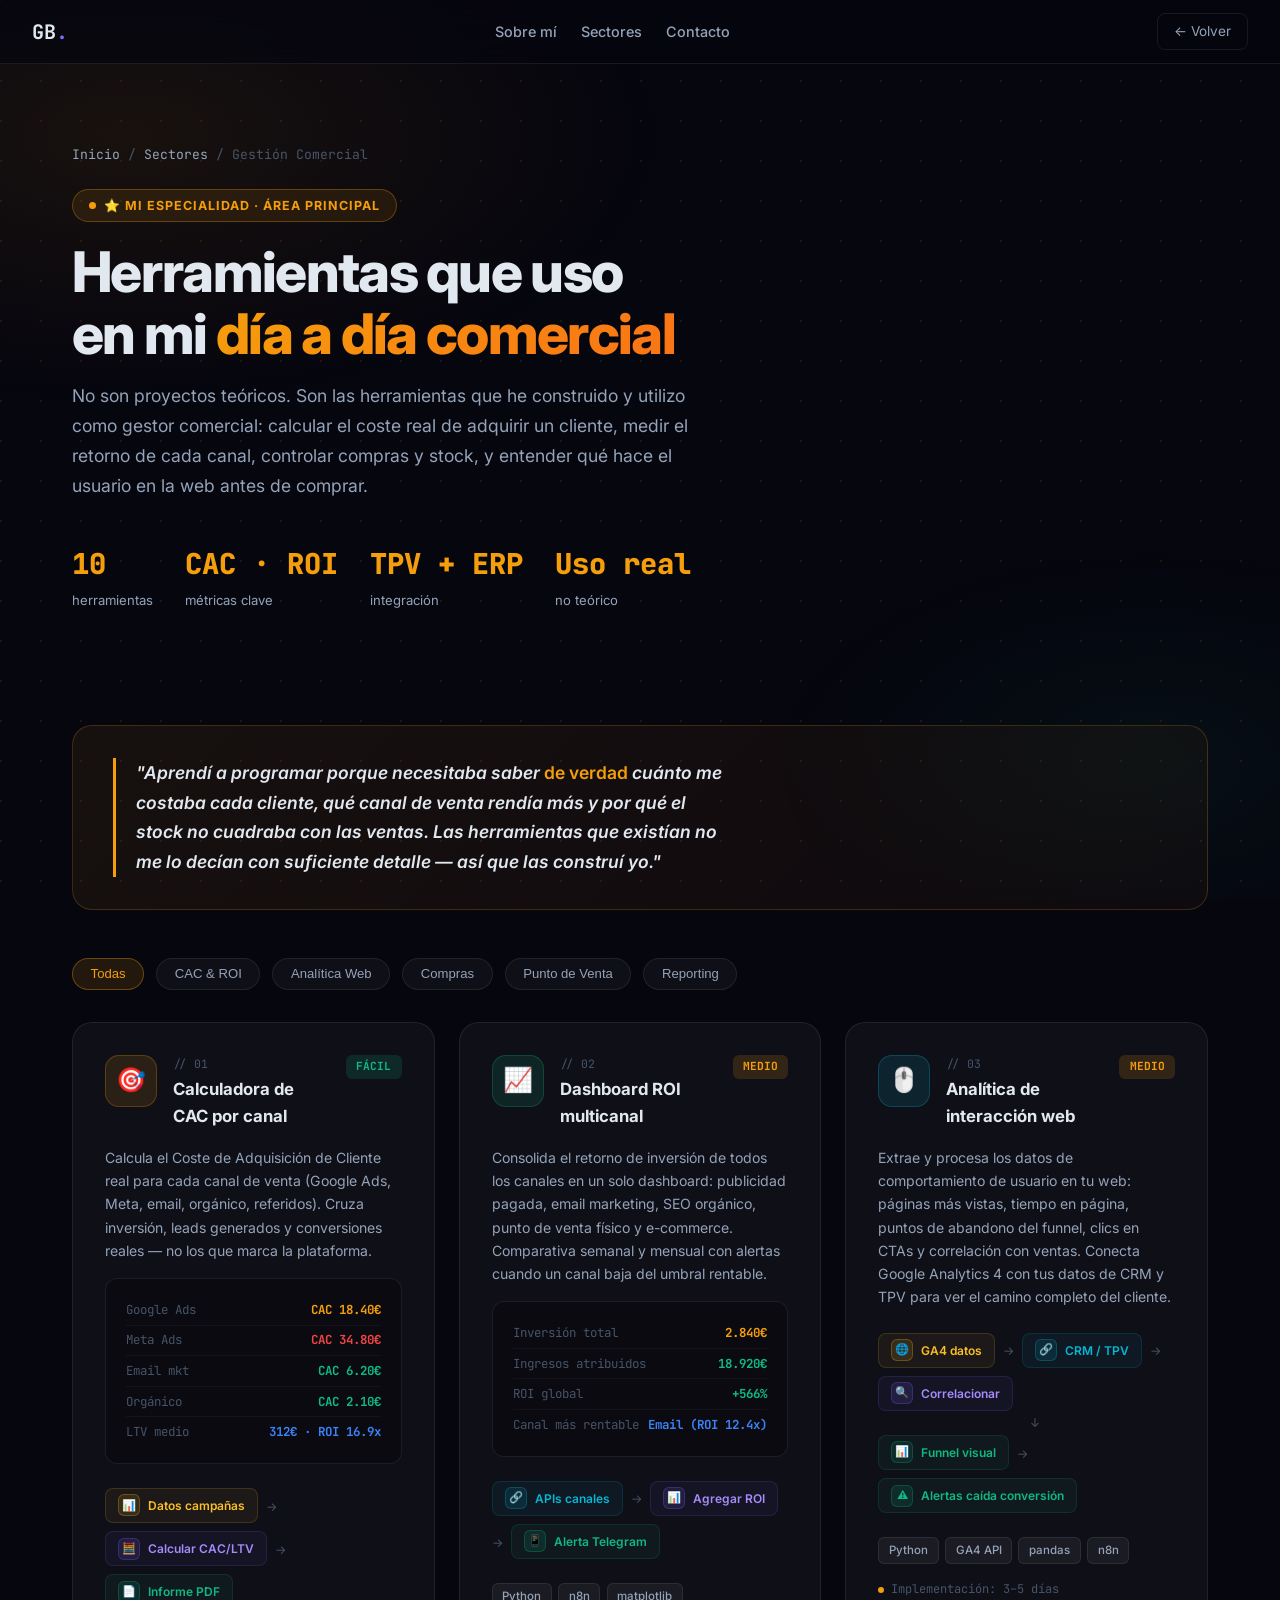
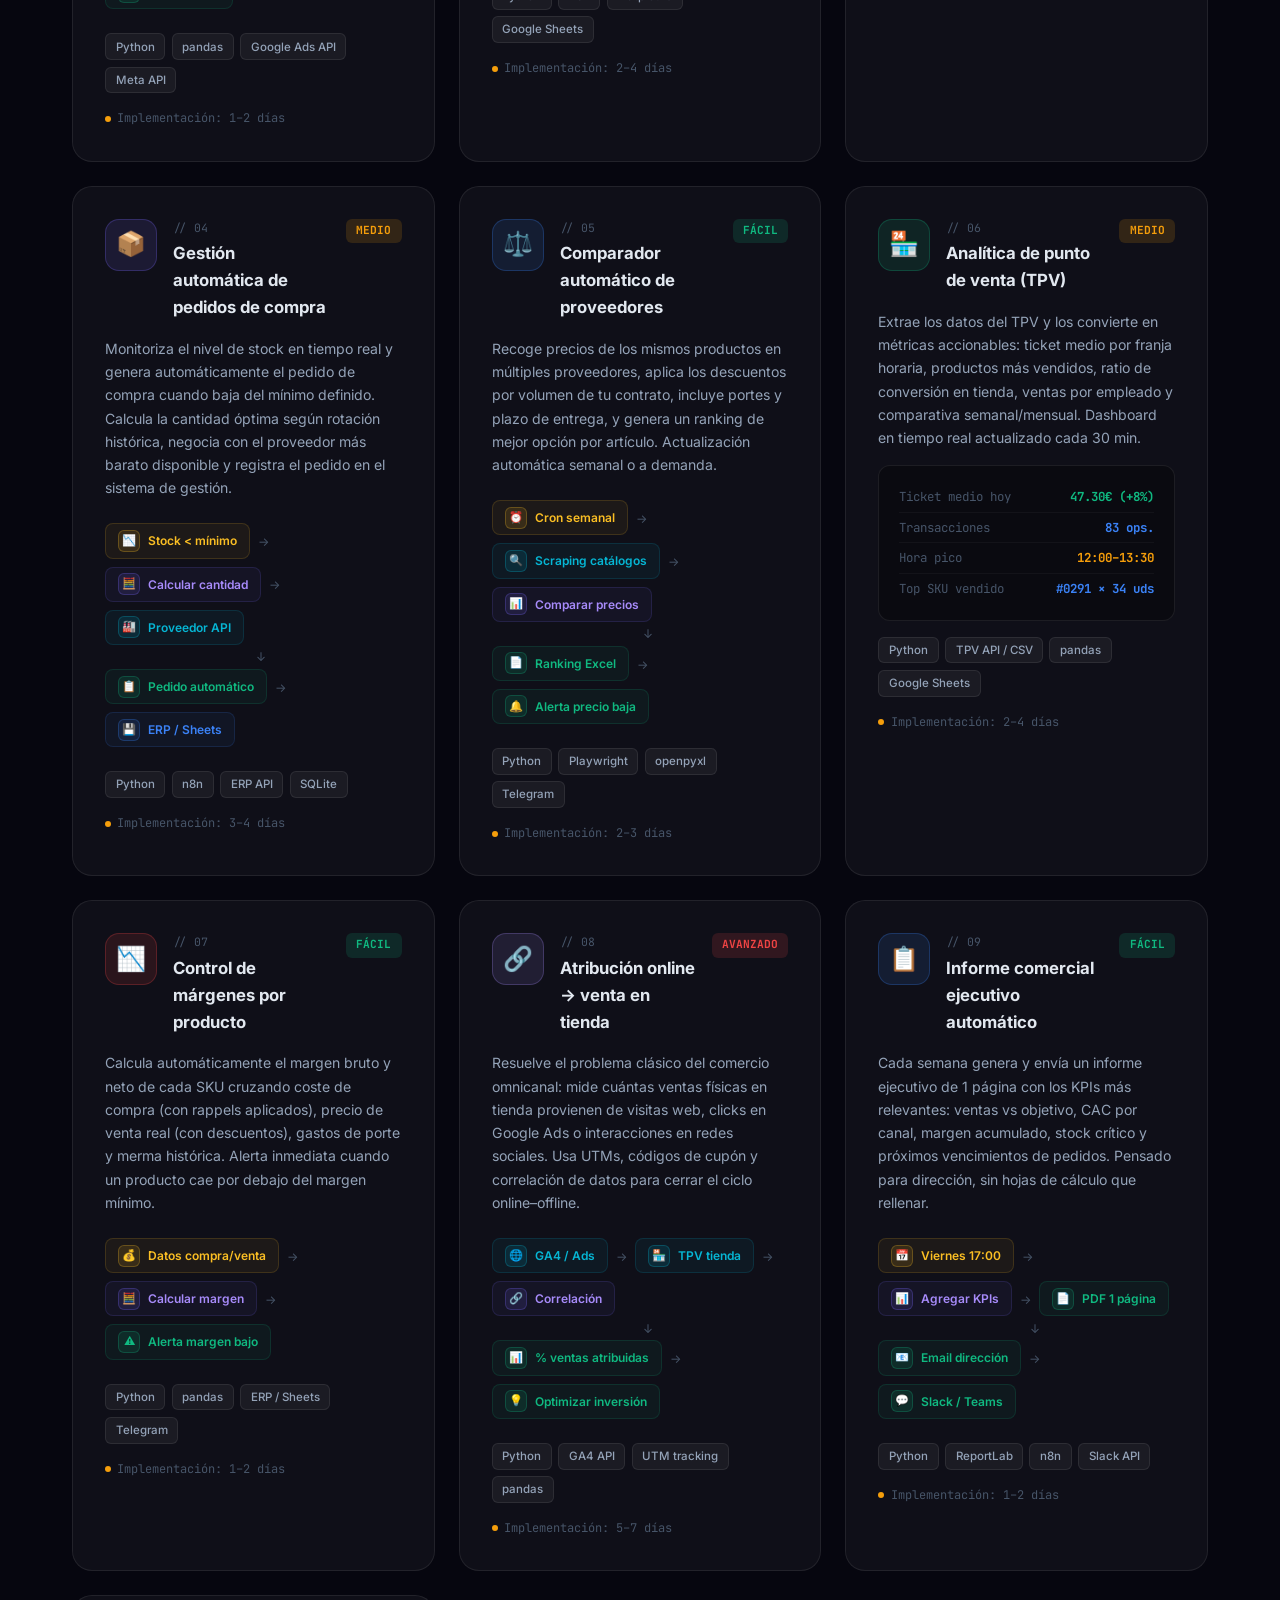
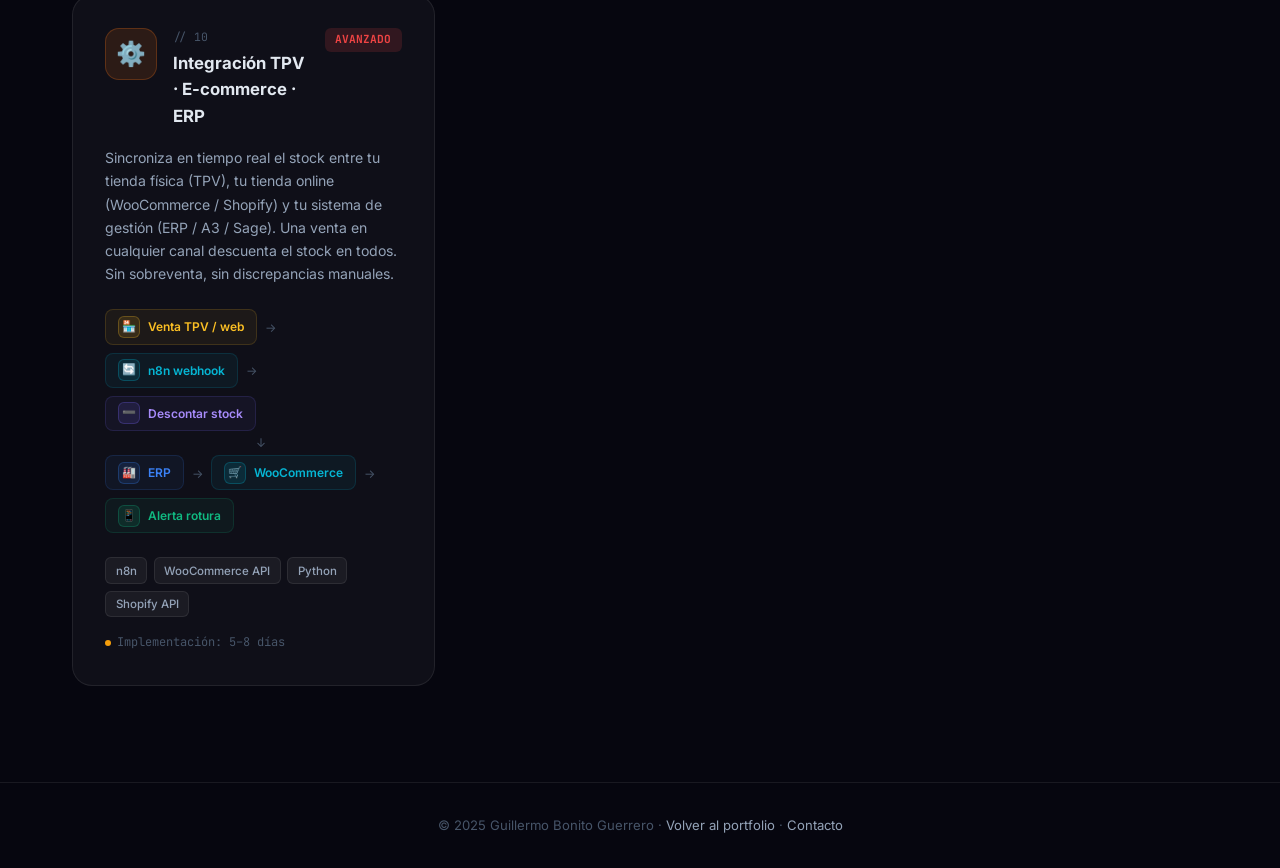
<file: comercio.html>
<!DOCTYPE html>
<html lang="es">
<head>
  <meta charset="UTF-8" />
  <meta name="viewport" content="width=device-width, initial-scale=1.0" />
  <title>Gestión Comercial & Automatización — Guillermo Bonito</title>
  <meta name="description" content="10 herramientas para gestión comercial: CAC, ROI, compras, TPV, analítica web y aplicaciones informáticas al comercio." />
  <link rel="preconnect" href="https://fonts.googleapis.com" />
  <link rel="preconnect" href="https://fonts.gstatic.com" crossorigin />
  <link href="https://fonts.googleapis.com/css2?family=Inter:wght@400;500;600;700&family=JetBrains+Mono:wght@400;500&display=swap" rel="stylesheet" />
  <style>
    *, *::before, *::after { box-sizing: border-box; margin: 0; padding: 0; }
    :root {
      --bg: #06060f; --bg2: #0d0d1a;
      --purple: #7c6aff; --purple-light: #a78bfa;
      --amber: #f59e0b; --cyan: #06b6d4; --blue: #3b82f6;
      --green: #10b981; --red: #ef4444; --orange: #f97316;
      --glass: rgba(255,255,255,0.04); --glass-border: rgba(255,255,255,0.08);
      --text: #e2e8f0; --text-muted: #94a3b8; --text-dim: #475569;
    }
    html { scroll-behavior: smooth; }
    body { background: var(--bg); color: var(--text); font-family: 'Inter', sans-serif; overflow-x: hidden; line-height: 1.6; }

    body::before {
      content: ''; position: fixed; inset: 0;
      background-image: radial-gradient(circle at 1px 1px, rgba(245,158,11,0.1) 1px, transparent 0);
      background-size: 40px 40px; pointer-events: none; z-index: 0;
      animation: bgDrift 20s ease-in-out infinite alternate;
    }
    @keyframes bgDrift { from{background-position:0 0} to{background-position:40px 40px} }
    body::after {
      content:''; position:fixed; inset:0;
      background: radial-gradient(ellipse 70% 50% at 10% 15%, rgba(245,158,11,0.08) 0%, transparent 60%),
                  radial-gradient(ellipse 50% 40% at 90% 85%, rgba(16,185,129,0.05) 0%, transparent 60%);
      pointer-events:none; z-index:0;
    }
    nav,main,footer,section,header { position: relative; z-index: 1; }

    /* NAV */
    .nav { position:fixed; top:0; left:0; right:0; z-index:100; display:flex; align-items:center; justify-content:space-between; padding:0 2rem; height:64px; background:rgba(6,6,15,0.75); backdrop-filter:blur(20px); border-bottom:1px solid var(--glass-border); }
    .nav-logo { font-family:'JetBrains Mono',monospace; font-weight:700; font-size:1.25rem; color:var(--text); text-decoration:none; }
    .nav-logo .accent { color: var(--purple); }
    .nav-links { display:flex; align-items:center; gap:1.5rem; }
    .nav-links a { color:var(--text-muted); text-decoration:none; font-size:0.9rem; font-weight:500; transition:color 0.2s; }
    .nav-links a:hover { color:var(--text); }
    .nav-back { display:flex; align-items:center; gap:0.5rem; color:var(--text-muted); font-size:0.85rem; text-decoration:none; border:1px solid var(--glass-border); padding:0.4rem 1rem; border-radius:8px; transition:all 0.2s; }
    .nav-back:hover { color:var(--text); border-color:rgba(255,255,255,0.2); }

    /* HERO */
    .hero { padding: 9rem 2rem 4rem; max-width: 1200px; margin: 0 auto; }
    .breadcrumb { display:flex; align-items:center; gap:0.5rem; font-size:0.82rem; color:var(--text-dim); font-family:'JetBrains Mono',monospace; margin-bottom:1.5rem; }
    .breadcrumb a { color:var(--text-muted); text-decoration:none; }
    .breadcrumb a:hover { color:var(--text); }

    .sector-badge { display:inline-flex; align-items:center; gap:0.5rem; background:rgba(245,158,11,0.1); border:1px solid rgba(245,158,11,0.3); border-radius:999px; padding:0.35rem 1rem; font-size:0.78rem; font-weight:700; color:var(--amber); text-transform:uppercase; letter-spacing:0.08em; margin-bottom:1.25rem; }
    .sector-badge::before { content:''; width:7px; height:7px; border-radius:50%; background:var(--amber); animation:blink 1.4s ease-in-out infinite; }
    @keyframes blink { 0%,100%{opacity:1} 50%{opacity:0.2} }

    .hero-title { font-size:clamp(2.2rem,5vw,3.5rem); font-weight:800; line-height:1.1; letter-spacing:-0.03em; margin-bottom:1rem; }
    .hl { background:linear-gradient(135deg,#f59e0b,#f97316); -webkit-background-clip:text; -webkit-text-fill-color:transparent; background-clip:text; }
    .hero-subtitle { font-size:1.1rem; color:var(--text-muted); max-width:640px; margin-bottom:2.5rem; line-height:1.7; }

    .hero-stats { display:flex; flex-wrap:wrap; gap:2rem; margin-bottom:3rem; }
    .hero-stat strong { display:block; font-size:1.8rem; font-weight:800; color:var(--amber); font-family:'JetBrains Mono',monospace; }
    .hero-stat span { font-size:0.82rem; color:var(--text-muted); }

    /* PERFIL BLOQUE */
    .profile-block { max-width:1200px; margin:0 auto 3rem; padding:0 2rem; }
    .profile-inner { background:linear-gradient(135deg,rgba(245,158,11,0.07),rgba(249,115,22,0.04)); border:1px solid rgba(245,158,11,0.2); border-radius:20px; padding:2rem 2.5rem; display:flex; flex-wrap:wrap; gap:2rem; align-items:center; }
    .profile-quote { font-size:1.1rem; font-weight:600; color:var(--text); font-style:italic; max-width:620px; line-height:1.7; border-left:3px solid var(--amber); padding-left:1.25rem; }
    .profile-quote em { color:var(--amber); font-style:normal; }

    /* FILTER */
    .filter-bar { max-width:1200px; margin:0 auto 2rem; padding:0 2rem; display:flex; flex-wrap:wrap; gap:0.75rem; }
    .filter-btn { padding:0.45rem 1.1rem; border-radius:999px; border:1px solid var(--glass-border); background:var(--glass); color:var(--text-muted); font-size:0.82rem; font-weight:500; cursor:pointer; transition:all 0.2s; }
    .filter-btn:hover,.filter-btn.active { background:rgba(245,158,11,0.12); border-color:rgba(245,158,11,0.35); color:var(--amber); }

    /* GRID */
    .projects-grid { max-width:1200px; margin:0 auto; padding:0 2rem 6rem; display:grid; grid-template-columns:repeat(auto-fill,minmax(340px,1fr)); gap:1.5rem; }

    /* CARD */
    .pcard { background:var(--glass); border:1px solid var(--glass-border); border-radius:20px; padding:2rem; display:flex; flex-direction:column; gap:1rem; transition:transform 0.25s ease,border-color 0.25s ease,box-shadow 0.25s ease; position:relative; overflow:hidden; }
    .pcard::before { content:''; position:absolute; top:0; left:0; right:0; height:3px; background:linear-gradient(90deg,#f59e0b,#f97316); opacity:0; transition:opacity 0.3s; }
    .pcard:hover { transform:translateY(-4px); border-color:rgba(245,158,11,0.25); box-shadow:0 16px 48px rgba(0,0,0,0.3); }
    .pcard:hover::before { opacity:1; }

    .pcard-header { display:flex; align-items:flex-start; justify-content:space-between; gap:1rem; }
    .pcard-icon { width:52px; height:52px; flex-shrink:0; border-radius:14px; display:flex; align-items:center; justify-content:center; font-size:1.5rem; }
    .pcard-meta { flex:1; }
    .pcard-num { font-family:'JetBrains Mono',monospace; font-size:0.72rem; color:var(--text-dim); margin-bottom:0.2rem; }
    .pcard-title { font-size:1.05rem; font-weight:700; color:var(--text); }
    .pcard-diff { padding:0.2rem 0.65rem; border-radius:6px; font-size:0.7rem; font-weight:700; font-family:'JetBrains Mono',monospace; flex-shrink:0; }
    .diff-easy { background:rgba(16,185,129,0.15); color:var(--green); }
    .diff-med  { background:rgba(245,158,11,0.15); color:var(--amber); }
    .diff-hard { background:rgba(239,68,68,0.15);  color:var(--red); }

    .pcard-desc { font-size:0.88rem; color:var(--text-muted); line-height:1.65; }

    /* METRIC PREVIEW — for CAC/ROI cards */
    .metric-preview { background:rgba(0,0,0,0.3); border:1px solid var(--glass-border); border-radius:12px; padding:1rem 1.25rem; font-family:'JetBrains Mono',monospace; font-size:0.78rem; }
    .metric-row { display:flex; justify-content:space-between; align-items:center; padding:0.3rem 0; border-bottom:1px solid rgba(255,255,255,0.04); }
    .metric-row:last-child { border-bottom:none; }
    .metric-label { color:var(--text-dim); }
    .metric-value { font-weight:700; }
    .metric-green { color:var(--green); }
    .metric-amber { color:var(--amber); }
    .metric-red { color:var(--red); }
    .metric-blue { color:var(--blue); }

    /* WORKFLOW */
    .wf { display:flex; flex-direction:column; gap:0; margin:0.5rem 0; }
    .wf-row { display:flex; align-items:center; gap:0.5rem; flex-wrap:wrap; }
    .wf-node { display:flex; align-items:center; gap:0.5rem; padding:0.35rem 0.75rem; border-radius:8px; font-size:0.75rem; font-weight:600; white-space:nowrap; }
    .wf-icon { width:22px; height:22px; border-radius:6px; display:flex; align-items:center; justify-content:center; font-size:0.7rem; flex-shrink:0; }
    .wf-arrow::after { content:'→'; font-size:0.75rem; color:var(--text-dim); }
    .wf-arrow-down { width:100%; display:flex; justify-content:center; color:var(--text-dim); font-size:0.75rem; padding:0.15rem 0 0.15rem 1rem; }
    .wf-trigger .wf-icon { background:rgba(251,191,36,0.12);border:1px solid rgba(251,191,36,0.25);color:#fbbf24; }
    .wf-trigger { color:#fbbf24; background:rgba(251,191,36,0.06); border:1px solid rgba(251,191,36,0.15); }
    .wf-process .wf-icon { background:rgba(124,106,255,0.12);border:1px solid rgba(124,106,255,0.25);color:#7c6aff; }
    .wf-process { color:#a78bfa; background:rgba(124,106,255,0.06); border:1px solid rgba(124,106,255,0.15); }
    .wf-api .wf-icon { background:rgba(6,182,212,0.12);border:1px solid rgba(6,182,212,0.25);color:#06b6d4; }
    .wf-api { color:#06b6d4; background:rgba(6,182,212,0.06); border:1px solid rgba(6,182,212,0.15); }
    .wf-storage .wf-icon { background:rgba(59,130,246,0.12);border:1px solid rgba(59,130,246,0.25);color:#3b82f6; }
    .wf-storage { color:#3b82f6; background:rgba(59,130,246,0.06); border:1px solid rgba(59,130,246,0.15); }
    .wf-output .wf-icon { background:rgba(16,185,129,0.12);border:1px solid rgba(16,185,129,0.25);color:#10b981; }
    .wf-output { color:#10b981; background:rgba(16,185,129,0.06); border:1px solid rgba(16,185,129,0.15); }

    .pcard-tags { display:flex; flex-wrap:wrap; gap:0.4rem; }
    .tag { padding:0.2rem 0.6rem; border-radius:6px; font-size:0.72rem; font-weight:500; background:rgba(255,255,255,0.05); border:1px solid rgba(255,255,255,0.08); color:var(--text-muted); }
    .pcard-time { display:flex; align-items:center; gap:0.4rem; font-size:0.75rem; color:var(--text-dim); font-family:'JetBrains Mono',monospace; }
    .pcard-time .dot { width:6px; height:6px; border-radius:50%; background:var(--amber); animation:blink 1.4s ease-in-out infinite; }
    .pcard-cta { display:inline-flex; align-items:center; gap:0.5rem; margin-top:auto; padding:0.6rem 1.2rem; border-radius:10px; border:1px solid rgba(245,158,11,0.3); background:rgba(245,158,11,0.08); color:var(--amber); font-size:0.82rem; font-weight:600; text-decoration:none; transition:all 0.2s; align-self:flex-start; }
    .pcard-cta:hover { background:rgba(245,158,11,0.16); border-color:rgba(245,158,11,0.5); }

    footer { border-top:1px solid var(--glass-border); padding:2rem; text-align:center; font-size:0.82rem; color:var(--text-dim); }
    footer a { color:var(--text-muted); text-decoration:none; }
    footer a:hover { color:var(--text); }
    .fade-up { opacity:0; transform:translateY(24px); transition:opacity 0.6s ease,transform 0.6s ease; }
    .fade-up.visible { opacity:1; transform:translateY(0); }
  </style>
</head>
<body>

  <nav class="nav">
    <a href="index.html" class="nav-logo">GB<span class="accent">.</span></a>
    <div class="nav-links">
      <a href="index.html#sobre-mi">Sobre mí</a>
      <a href="index.html#sectores">Sectores</a>
      <a href="index.html#contacto">Contacto</a>
    </div>
    <a href="index.html#sectores" class="nav-back">← Volver</a>
  </nav>

  <header class="hero">
    <div class="breadcrumb fade-up">
      <a href="index.html">Inicio</a><span>/</span>
      <a href="index.html#sectores">Sectores</a><span>/</span>
      <span>Gestión Comercial</span>
    </div>

    <div class="sector-badge fade-up">⭐ Mi especialidad · Área principal</div>

    <h1 class="hero-title fade-up">
      Herramientas que uso<br>en mi <span class="hl">día a día comercial</span>
    </h1>
    <p class="hero-subtitle fade-up">
      No son proyectos teóricos. Son las herramientas que he construido y utilizo como gestor comercial: calcular el coste real de adquirir un cliente, medir el retorno de cada canal, controlar compras y stock, y entender qué hace el usuario en la web antes de comprar.
    </p>

    <div class="hero-stats fade-up">
      <div class="hero-stat"><strong>10</strong><span>herramientas</span></div>
      <div class="hero-stat"><strong>CAC · ROI</strong><span>métricas clave</span></div>
      <div class="hero-stat"><strong>TPV + ERP</strong><span>integración</span></div>
      <div class="hero-stat"><strong>Uso real</strong><span>no teórico</span></div>
    </div>
  </header>

  <!-- PERFIL -->
  <div class="profile-block fade-up">
    <div class="profile-inner">
      <p class="profile-quote">
        "Aprendí a programar porque necesitaba saber <em>de verdad</em> cuánto me costaba cada cliente, qué canal de venta rendía más y por qué el stock no cuadraba con las ventas. Las herramientas que existían no me lo decían con suficiente detalle — así que las construí yo."
      </p>
    </div>
  </div>

  <!-- FILTER -->
  <div class="filter-bar fade-up">
    <button class="filter-btn active" data-filter="all">Todas</button>
    <button class="filter-btn" data-filter="cac-roi">CAC &amp; ROI</button>
    <button class="filter-btn" data-filter="web">Analítica Web</button>
    <button class="filter-btn" data-filter="compras">Compras</button>
    <button class="filter-btn" data-filter="tpv">Punto de Venta</button>
    <button class="filter-btn" data-filter="reporting">Reporting</button>
  </div>

  <div class="projects-grid">

    <!-- 01 CALCULADORA CAC -->
    <div class="pcard fade-up" data-tags="cac-roi reporting">
      <div class="pcard-header">
        <div class="pcard-icon" style="background:rgba(245,158,11,0.12);border:1px solid rgba(245,158,11,0.25);">🎯</div>
        <div class="pcard-meta">
          <div class="pcard-num">// 01</div>
          <div class="pcard-title">Calculadora de CAC por canal</div>
        </div>
        <span class="pcard-diff diff-easy">FÁCIL</span>
      </div>
      <p class="pcard-desc">Calcula el Coste de Adquisición de Cliente real para cada canal de venta (Google Ads, Meta, email, orgánico, referidos). Cruza inversión, leads generados y conversiones reales — no los que marca la plataforma.</p>
      <div class="metric-preview">
        <div class="metric-row"><span class="metric-label">Google Ads</span><span class="metric-value metric-amber">CAC 18.40€</span></div>
        <div class="metric-row"><span class="metric-label">Meta Ads</span><span class="metric-value metric-red">CAC 34.80€</span></div>
        <div class="metric-row"><span class="metric-label">Email mkt</span><span class="metric-value metric-green">CAC 6.20€</span></div>
        <div class="metric-row"><span class="metric-label">Orgánico</span><span class="metric-value metric-green">CAC 2.10€</span></div>
        <div class="metric-row"><span class="metric-label">LTV medio</span><span class="metric-value metric-blue">312€ · ROI 16.9x</span></div>
      </div>
      <div class="wf">
        <div class="wf-row">
          <div class="wf-node wf-trigger"><div class="wf-icon">📊</div>Datos campañas</div>
          <div class="wf-arrow"></div>
          <div class="wf-node wf-process"><div class="wf-icon">🧮</div>Calcular CAC/LTV</div>
          <div class="wf-arrow"></div>
          <div class="wf-node wf-output"><div class="wf-icon">📄</div>Informe PDF</div>
        </div>
      </div>
      <div class="pcard-tags"><span class="tag">Python</span><span class="tag">pandas</span><span class="tag">Google Ads API</span><span class="tag">Meta API</span></div>
      <div class="pcard-time"><div class="dot"></div>Implementación: 1–2 días</div>
    </div>

    <!-- 02 DASHBOARD ROI MULTICANAL -->
    <div class="pcard fade-up" data-tags="cac-roi reporting">
      <div class="pcard-header">
        <div class="pcard-icon" style="background:rgba(16,185,129,0.12);border:1px solid rgba(16,185,129,0.25);">📈</div>
        <div class="pcard-meta">
          <div class="pcard-num">// 02</div>
          <div class="pcard-title">Dashboard ROI multicanal</div>
        </div>
        <span class="pcard-diff diff-med">MEDIO</span>
      </div>
      <p class="pcard-desc">Consolida el retorno de inversión de todos los canales en un solo dashboard: publicidad pagada, email marketing, SEO orgánico, punto de venta físico y e-commerce. Comparativa semanal y mensual con alertas cuando un canal baja del umbral rentable.</p>
      <div class="metric-preview">
        <div class="metric-row"><span class="metric-label">Inversión total</span><span class="metric-value metric-amber">2.840€</span></div>
        <div class="metric-row"><span class="metric-label">Ingresos atribuidos</span><span class="metric-value metric-green">18.920€</span></div>
        <div class="metric-row"><span class="metric-label">ROI global</span><span class="metric-value metric-green">+566%</span></div>
        <div class="metric-row"><span class="metric-label">Canal más rentable</span><span class="metric-value metric-blue">Email (ROI 12.4x)</span></div>
      </div>
      <div class="wf">
        <div class="wf-row">
          <div class="wf-node wf-api"><div class="wf-icon">🔗</div>APIs canales</div>
          <div class="wf-arrow"></div>
          <div class="wf-node wf-process"><div class="wf-icon">📊</div>Agregar ROI</div>
          <div class="wf-arrow"></div>
          <div class="wf-node wf-output"><div class="wf-icon">📱</div>Alerta Telegram</div>
        </div>
      </div>
      <div class="pcard-tags"><span class="tag">Python</span><span class="tag">n8n</span><span class="tag">matplotlib</span><span class="tag">Google Sheets</span></div>
      <div class="pcard-time"><div class="dot"></div>Implementación: 2–4 días</div>
    </div>

    <!-- 03 ANALÍTICA DE INTERACCIÓN WEB -->
    <div class="pcard fade-up" data-tags="web">
      <div class="pcard-header">
        <div class="pcard-icon" style="background:rgba(6,182,212,0.12);border:1px solid rgba(6,182,212,0.25);">🖱️</div>
        <div class="pcard-meta">
          <div class="pcard-num">// 03</div>
          <div class="pcard-title">Analítica de interacción web</div>
        </div>
        <span class="pcard-diff diff-med">MEDIO</span>
      </div>
      <p class="pcard-desc">Extrae y procesa los datos de comportamiento de usuario en tu web: páginas más vistas, tiempo en página, puntos de abandono del funnel, clics en CTAs y correlación con ventas. Conecta Google Analytics 4 con tus datos de CRM y TPV para ver el camino completo del cliente.</p>
      <div class="wf">
        <div class="wf-row">
          <div class="wf-node wf-trigger"><div class="wf-icon">🌐</div>GA4 datos</div>
          <div class="wf-arrow"></div>
          <div class="wf-node wf-api"><div class="wf-icon">🔗</div>CRM / TPV</div>
          <div class="wf-arrow"></div>
          <div class="wf-node wf-process"><div class="wf-icon">🔍</div>Correlacionar</div>
        </div>
        <div class="wf-arrow-down">↓</div>
        <div class="wf-row">
          <div class="wf-node wf-output"><div class="wf-icon">📊</div>Funnel visual</div>
          <div class="wf-arrow"></div>
          <div class="wf-node wf-output"><div class="wf-icon">⚠️</div>Alertas caída conversión</div>
        </div>
      </div>
      <div class="pcard-tags"><span class="tag">Python</span><span class="tag">GA4 API</span><span class="tag">pandas</span><span class="tag">n8n</span></div>
      <div class="pcard-time"><div class="dot"></div>Implementación: 3–5 días</div>
    </div>

    <!-- 04 GESTIÓN DE PEDIDOS DE COMPRA -->
    <div class="pcard fade-up" data-tags="compras">
      <div class="pcard-header">
        <div class="pcard-icon" style="background:rgba(124,106,255,0.12);border:1px solid rgba(124,106,255,0.25);">📦</div>
        <div class="pcard-meta">
          <div class="pcard-num">// 04</div>
          <div class="pcard-title">Gestión automática de pedidos de compra</div>
        </div>
        <span class="pcard-diff diff-med">MEDIO</span>
      </div>
      <p class="pcard-desc">Monitoriza el nivel de stock en tiempo real y genera automáticamente el pedido de compra cuando baja del mínimo definido. Calcula la cantidad óptima según rotación histórica, negocia con el proveedor más barato disponible y registra el pedido en el sistema de gestión.</p>
      <div class="wf">
        <div class="wf-row">
          <div class="wf-node wf-trigger"><div class="wf-icon">📉</div>Stock &lt; mínimo</div>
          <div class="wf-arrow"></div>
          <div class="wf-node wf-process"><div class="wf-icon">🧮</div>Calcular cantidad</div>
          <div class="wf-arrow"></div>
          <div class="wf-node wf-api"><div class="wf-icon">🏭</div>Proveedor API</div>
        </div>
        <div class="wf-arrow-down">↓</div>
        <div class="wf-row">
          <div class="wf-node wf-output"><div class="wf-icon">📋</div>Pedido automático</div>
          <div class="wf-arrow"></div>
          <div class="wf-node wf-storage"><div class="wf-icon">💾</div>ERP / Sheets</div>
        </div>
      </div>
      <div class="pcard-tags"><span class="tag">Python</span><span class="tag">n8n</span><span class="tag">ERP API</span><span class="tag">SQLite</span></div>
      <div class="pcard-time"><div class="dot"></div>Implementación: 3–4 días</div>
    </div>

    <!-- 05 COMPARADOR DE PROVEEDORES -->
    <div class="pcard fade-up" data-tags="compras">
      <div class="pcard-header">
        <div class="pcard-icon" style="background:rgba(59,130,246,0.12);border:1px solid rgba(59,130,246,0.25);">⚖️</div>
        <div class="pcard-meta">
          <div class="pcard-num">// 05</div>
          <div class="pcard-title">Comparador automático de proveedores</div>
        </div>
        <span class="pcard-diff diff-easy">FÁCIL</span>
      </div>
      <p class="pcard-desc">Recoge precios de los mismos productos en múltiples proveedores, aplica los descuentos por volumen de tu contrato, incluye portes y plazo de entrega, y genera un ranking de mejor opción por artículo. Actualización automática semanal o a demanda.</p>
      <div class="wf">
        <div class="wf-row">
          <div class="wf-node wf-trigger"><div class="wf-icon">⏰</div>Cron semanal</div>
          <div class="wf-arrow"></div>
          <div class="wf-node wf-api"><div class="wf-icon">🔍</div>Scraping catálogos</div>
          <div class="wf-arrow"></div>
          <div class="wf-node wf-process"><div class="wf-icon">📊</div>Comparar precios</div>
        </div>
        <div class="wf-arrow-down">↓</div>
        <div class="wf-row">
          <div class="wf-node wf-output"><div class="wf-icon">📄</div>Ranking Excel</div>
          <div class="wf-arrow"></div>
          <div class="wf-node wf-output"><div class="wf-icon">🔔</div>Alerta precio baja</div>
        </div>
      </div>
      <div class="pcard-tags"><span class="tag">Python</span><span class="tag">Playwright</span><span class="tag">openpyxl</span><span class="tag">Telegram</span></div>
      <div class="pcard-time"><div class="dot"></div>Implementación: 2–3 días</div>
    </div>

    <!-- 06 ANALÍTICA TPV -->
    <div class="pcard fade-up" data-tags="tpv reporting">
      <div class="pcard-header">
        <div class="pcard-icon" style="background:rgba(16,185,129,0.12);border:1px solid rgba(16,185,129,0.25);">🏪</div>
        <div class="pcard-meta">
          <div class="pcard-num">// 06</div>
          <div class="pcard-title">Analítica de punto de venta (TPV)</div>
        </div>
        <span class="pcard-diff diff-med">MEDIO</span>
      </div>
      <p class="pcard-desc">Extrae los datos del TPV y los convierte en métricas accionables: ticket medio por franja horaria, productos más vendidos, ratio de conversión en tienda, ventas por empleado y comparativa semanal/mensual. Dashboard en tiempo real actualizado cada 30 min.</p>
      <div class="metric-preview">
        <div class="metric-row"><span class="metric-label">Ticket medio hoy</span><span class="metric-value metric-green">47.30€ (+8%)</span></div>
        <div class="metric-row"><span class="metric-label">Transacciones</span><span class="metric-value metric-blue">83 ops.</span></div>
        <div class="metric-row"><span class="metric-label">Hora pico</span><span class="metric-value metric-amber">12:00–13:30</span></div>
        <div class="metric-row"><span class="metric-label">Top SKU vendido</span><span class="metric-value metric-blue">#0291 × 34 uds</span></div>
      </div>
      <div class="pcard-tags"><span class="tag">Python</span><span class="tag">TPV API / CSV</span><span class="tag">pandas</span><span class="tag">Google Sheets</span></div>
      <div class="pcard-time"><div class="dot"></div>Implementación: 2–4 días</div>
    </div>

    <!-- 07 CONTROL DE MÁRGENES -->
    <div class="pcard fade-up" data-tags="compras reporting cac-roi">
      <div class="pcard-header">
        <div class="pcard-icon" style="background:rgba(239,68,68,0.12);border:1px solid rgba(239,68,68,0.25);">📉</div>
        <div class="pcard-meta">
          <div class="pcard-num">// 07</div>
          <div class="pcard-title">Control de márgenes por producto</div>
        </div>
        <span class="pcard-diff diff-easy">FÁCIL</span>
      </div>
      <p class="pcard-desc">Calcula automáticamente el margen bruto y neto de cada SKU cruzando coste de compra (con rappels aplicados), precio de venta real (con descuentos), gastos de porte y merma histórica. Alerta inmediata cuando un producto cae por debajo del margen mínimo.</p>
      <div class="wf">
        <div class="wf-row">
          <div class="wf-node wf-trigger"><div class="wf-icon">💰</div>Datos compra/venta</div>
          <div class="wf-arrow"></div>
          <div class="wf-node wf-process"><div class="wf-icon">🧮</div>Calcular margen</div>
          <div class="wf-arrow"></div>
          <div class="wf-node wf-output"><div class="wf-icon">⚠️</div>Alerta margen bajo</div>
        </div>
      </div>
      <div class="pcard-tags"><span class="tag">Python</span><span class="tag">pandas</span><span class="tag">ERP / Sheets</span><span class="tag">Telegram</span></div>
      <div class="pcard-time"><div class="dot"></div>Implementación: 1–2 días</div>
    </div>

    <!-- 08 SEGUIMIENTO DE CAMPAÑAS ONLINE–OFFLINE -->
    <div class="pcard fade-up" data-tags="web cac-roi">
      <div class="pcard-header">
        <div class="pcard-icon" style="background:rgba(167,139,250,0.12);border:1px solid rgba(167,139,250,0.25);">🔗</div>
        <div class="pcard-meta">
          <div class="pcard-num">// 08</div>
          <div class="pcard-title">Atribución online → venta en tienda</div>
        </div>
        <span class="pcard-diff diff-hard">AVANZADO</span>
      </div>
      <p class="pcard-desc">Resuelve el problema clásico del comercio omnicanal: mide cuántas ventas físicas en tienda provienen de visitas web, clicks en Google Ads o interacciones en redes sociales. Usa UTMs, códigos de cupón y correlación de datos para cerrar el ciclo online–offline.</p>
      <div class="wf">
        <div class="wf-row">
          <div class="wf-node wf-api"><div class="wf-icon">🌐</div>GA4 / Ads</div>
          <div class="wf-arrow"></div>
          <div class="wf-node wf-api"><div class="wf-icon">🏪</div>TPV tienda</div>
          <div class="wf-arrow"></div>
          <div class="wf-node wf-process"><div class="wf-icon">🔗</div>Correlación</div>
        </div>
        <div class="wf-arrow-down">↓</div>
        <div class="wf-row">
          <div class="wf-node wf-output"><div class="wf-icon">📊</div>% ventas atribuidas</div>
          <div class="wf-arrow"></div>
          <div class="wf-node wf-output"><div class="wf-icon">💡</div>Optimizar inversión</div>
        </div>
      </div>
      <div class="pcard-tags"><span class="tag">Python</span><span class="tag">GA4 API</span><span class="tag">UTM tracking</span><span class="tag">pandas</span></div>
      <div class="pcard-time"><div class="dot"></div>Implementación: 5–7 días</div>
    </div>

    <!-- 09 INFORME COMERCIAL EJECUTIVO -->
    <div class="pcard fade-up" data-tags="reporting">
      <div class="pcard-header">
        <div class="pcard-icon" style="background:rgba(59,130,246,0.12);border:1px solid rgba(59,130,246,0.25);">📋</div>
        <div class="pcard-meta">
          <div class="pcard-num">// 09</div>
          <div class="pcard-title">Informe comercial ejecutivo automático</div>
        </div>
        <span class="pcard-diff diff-easy">FÁCIL</span>
      </div>
      <p class="pcard-desc">Cada semana genera y envía un informe ejecutivo de 1 página con los KPIs más relevantes: ventas vs objetivo, CAC por canal, margen acumulado, stock crítico y próximos vencimientos de pedidos. Pensado para dirección, sin hojas de cálculo que rellenar.</p>
      <div class="wf">
        <div class="wf-row">
          <div class="wf-node wf-trigger"><div class="wf-icon">📅</div>Viernes 17:00</div>
          <div class="wf-arrow"></div>
          <div class="wf-node wf-process"><div class="wf-icon">📊</div>Agregar KPIs</div>
          <div class="wf-arrow"></div>
          <div class="wf-node wf-output"><div class="wf-icon">📄</div>PDF 1 página</div>
        </div>
        <div class="wf-arrow-down">↓</div>
        <div class="wf-row">
          <div class="wf-node wf-output"><div class="wf-icon">📧</div>Email dirección</div>
          <div class="wf-arrow"></div>
          <div class="wf-node wf-output"><div class="wf-icon">💬</div>Slack / Teams</div>
        </div>
      </div>
      <div class="pcard-tags"><span class="tag">Python</span><span class="tag">ReportLab</span><span class="tag">n8n</span><span class="tag">Slack API</span></div>
      <div class="pcard-time"><div class="dot"></div>Implementación: 1–2 días</div>
    </div>

    <!-- 10 INTEGRACIÓN TPV–ECOMMERCE–ERP -->
    <div class="pcard fade-up" data-tags="tpv compras">
      <div class="pcard-header">
        <div class="pcard-icon" style="background:rgba(249,115,22,0.12);border:1px solid rgba(249,115,22,0.25);">⚙️</div>
        <div class="pcard-meta">
          <div class="pcard-num">// 10</div>
          <div class="pcard-title">Integración TPV · E-commerce · ERP</div>
        </div>
        <span class="pcard-diff diff-hard">AVANZADO</span>
      </div>
      <p class="pcard-desc">Sincroniza en tiempo real el stock entre tu tienda física (TPV), tu tienda online (WooCommerce / Shopify) y tu sistema de gestión (ERP / A3 / Sage). Una venta en cualquier canal descuenta el stock en todos. Sin sobreventa, sin discrepancias manuales.</p>
      <div class="wf">
        <div class="wf-row">
          <div class="wf-node wf-trigger"><div class="wf-icon">🏪</div>Venta TPV / web</div>
          <div class="wf-arrow"></div>
          <div class="wf-node wf-api"><div class="wf-icon">🔄</div>n8n webhook</div>
          <div class="wf-arrow"></div>
          <div class="wf-node wf-process"><div class="wf-icon">➖</div>Descontar stock</div>
        </div>
        <div class="wf-arrow-down">↓</div>
        <div class="wf-row">
          <div class="wf-node wf-storage"><div class="wf-icon">🏭</div>ERP</div>
          <div class="wf-arrow"></div>
          <div class="wf-node wf-api"><div class="wf-icon">🛒</div>WooCommerce</div>
          <div class="wf-arrow"></div>
          <div class="wf-node wf-output"><div class="wf-icon">📱</div>Alerta rotura</div>
        </div>
      </div>
      <div class="pcard-tags"><span class="tag">n8n</span><span class="tag">WooCommerce API</span><span class="tag">Python</span><span class="tag">Shopify API</span></div>
      <div class="pcard-time"><div class="dot"></div>Implementación: 5–8 días</div>
    </div>

  </div>

  <footer>
    <p>© 2025 Guillermo Bonito Guerrero · <a href="index.html">Volver al portfolio</a> · <a href="index.html#contacto">Contacto</a></p>
  </footer>

  <script>
    const io = new IntersectionObserver(entries => {
      entries.forEach(e => { if (e.isIntersecting) { e.target.classList.add('visible'); io.unobserve(e.target); } });
    }, { threshold: 0.1 });
    document.querySelectorAll('.fade-up').forEach(el => io.observe(el));

    const btns = document.querySelectorAll('.filter-btn');
    const cards = document.querySelectorAll('.pcard[data-tags]');
    btns.forEach(btn => {
      btn.addEventListener('click', () => {
        btns.forEach(b => b.classList.remove('active'));
        btn.classList.add('active');
        const f = btn.dataset.filter;
        cards.forEach(c => {
          const tags = c.dataset.tags || '';
          c.style.display = (f === 'all' || tags.includes(f)) ? '' : 'none';
        });
      });
    });
  </script>
</body>
</html>
</file>
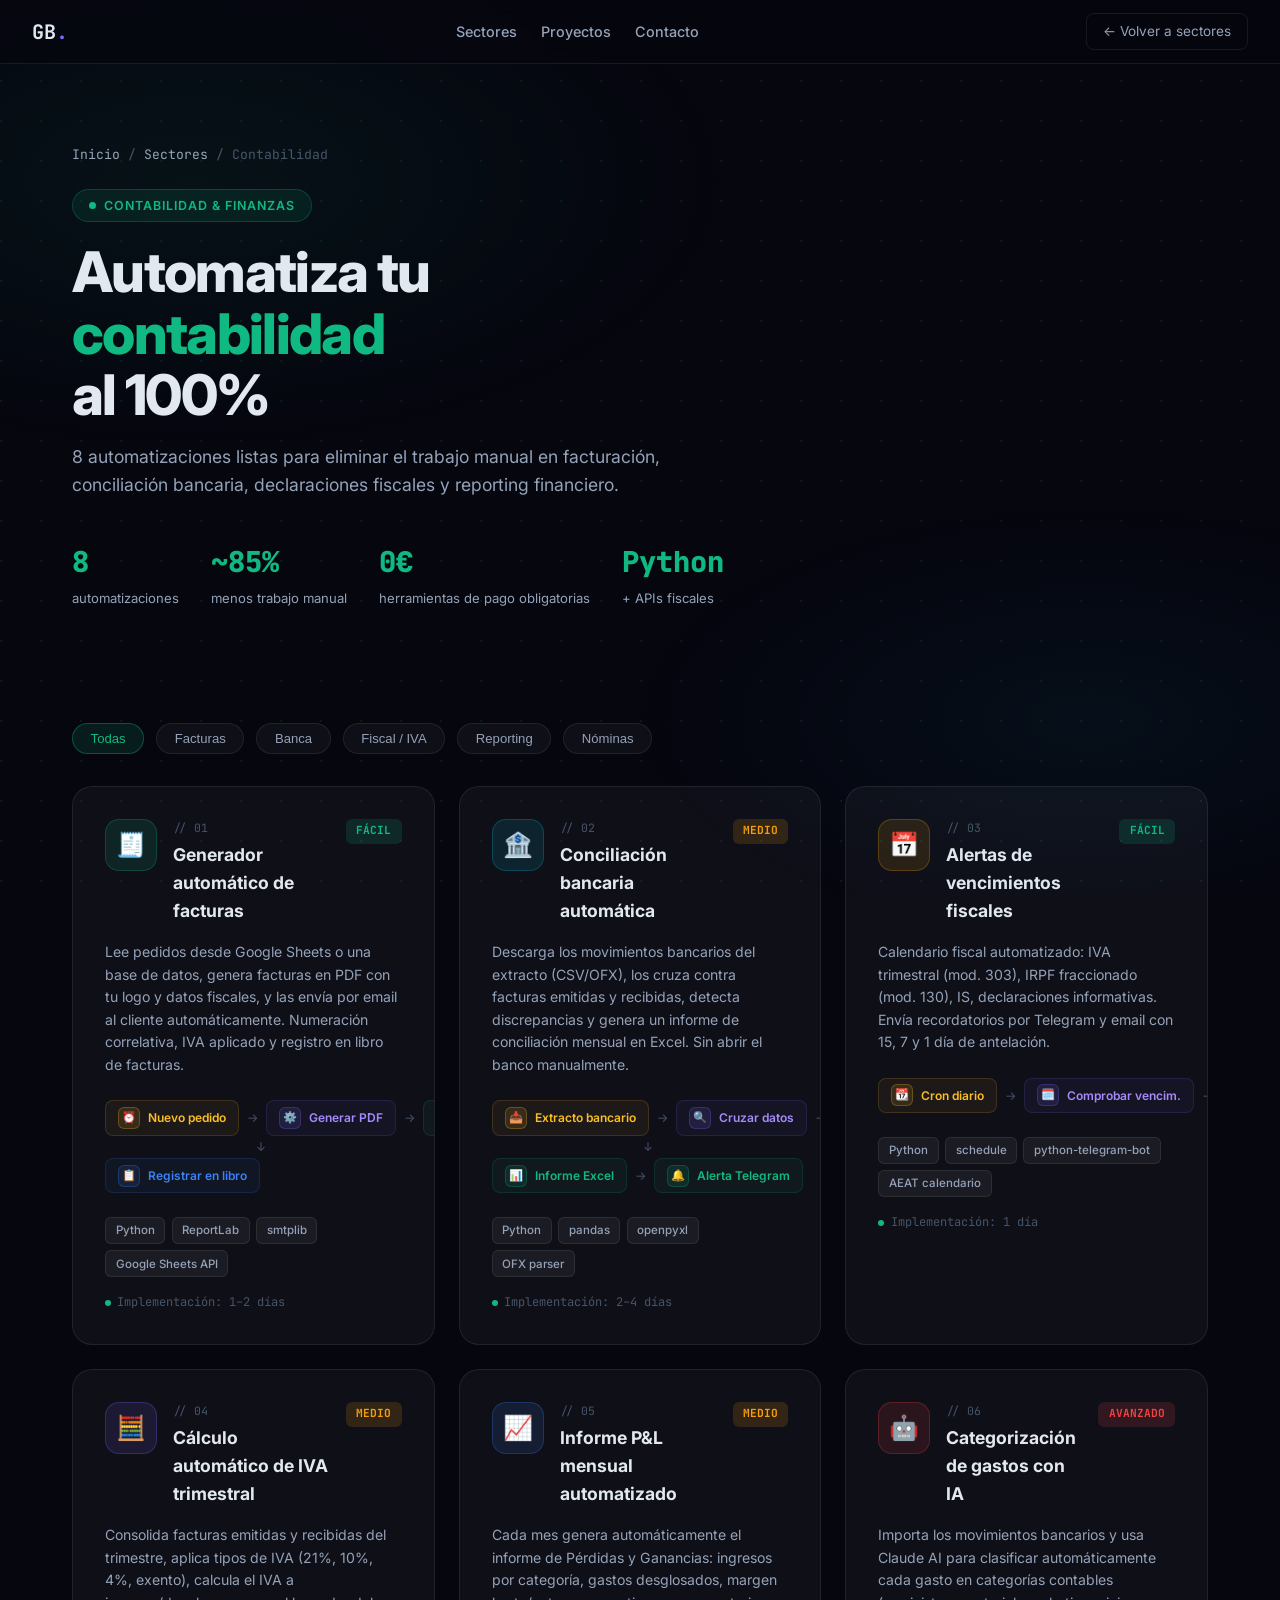
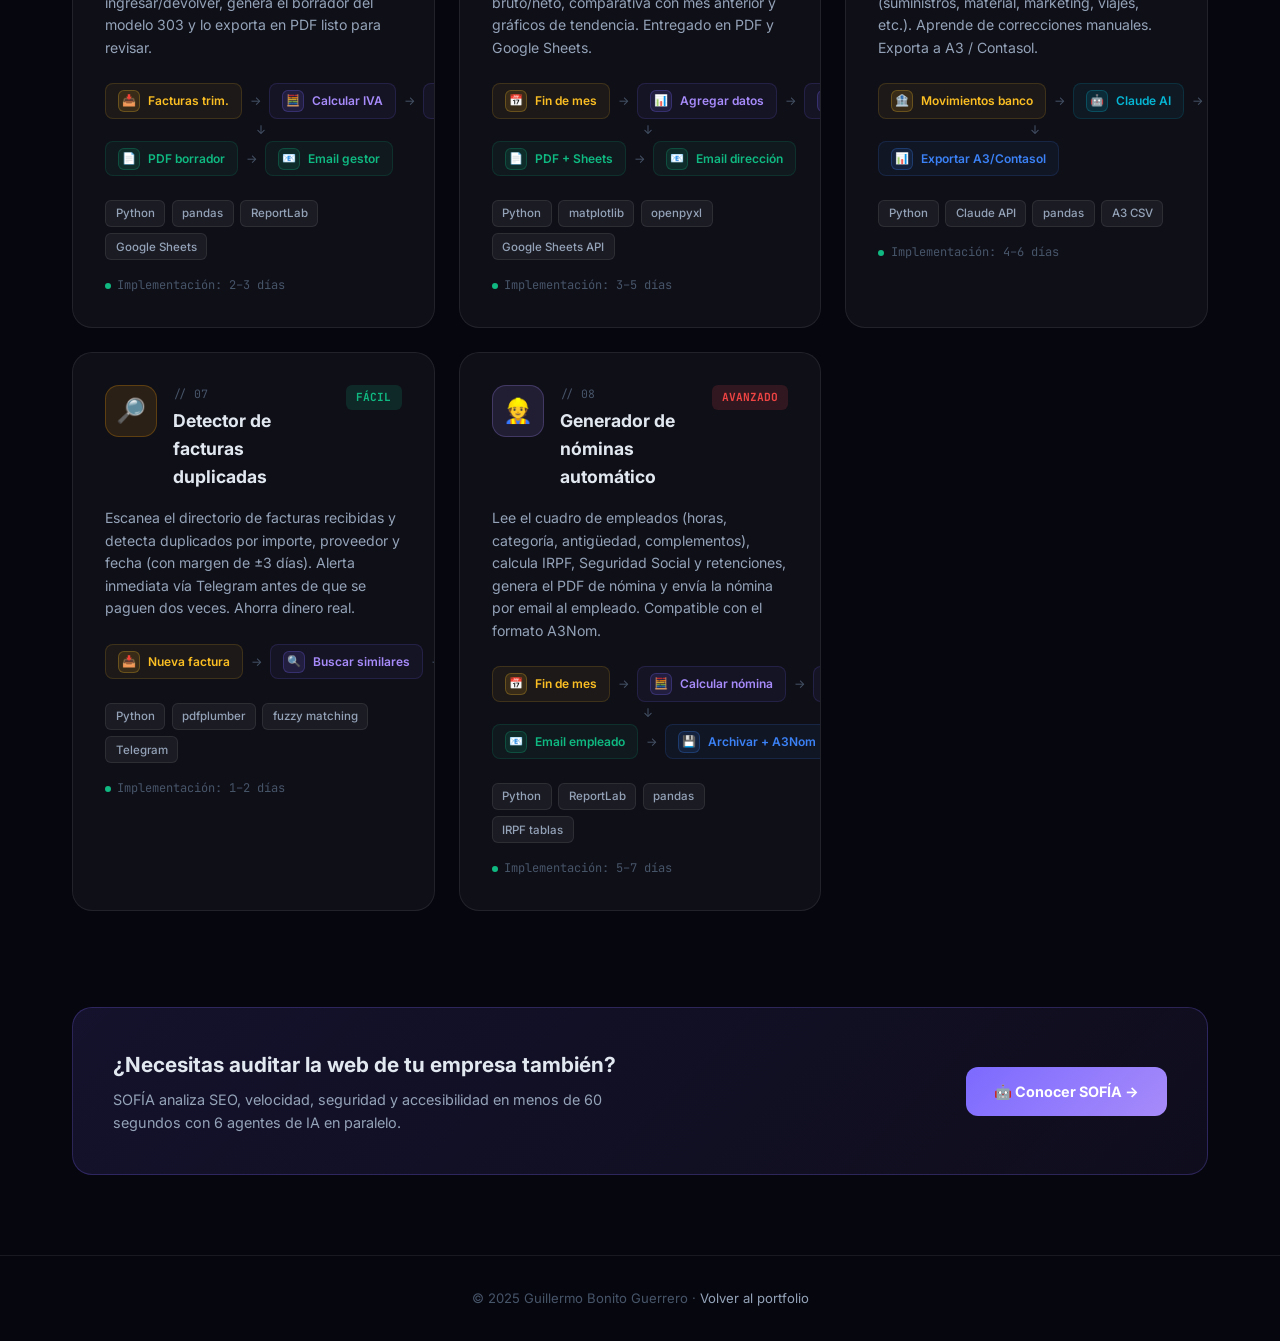
<file: contabilidad.html>
<!DOCTYPE html>
<html lang="es">
<head>
  <meta charset="UTF-8" />
  <meta name="viewport" content="width=device-width, initial-scale=1.0" />
  <title>Automatizaciones de Contabilidad — Guillermo Bonito</title>
  <meta name="description" content="8 automatizaciones de contabilidad: facturas, conciliación bancaria, IVA, nóminas y más." />
  <link rel="preconnect" href="https://fonts.googleapis.com" />
  <link rel="preconnect" href="https://fonts.gstatic.com" crossorigin />
  <link href="https://fonts.googleapis.com/css2?family=Inter:wght@400;500;600;700&family=JetBrains+Mono:wght@400;500&display=swap" rel="stylesheet" />
  <style>
    *, *::before, *::after { box-sizing: border-box; margin: 0; padding: 0; }

    :root {
      --bg: #06060f;
      --bg2: #0d0d1a;
      --bg3: #12121f;
      --purple: #7c6aff;
      --purple-light: #a78bfa;
      --amber: #f59e0b;
      --cyan: #06b6d4;
      --blue: #3b82f6;
      --green: #10b981;
      --red: #ef4444;
      --glass: rgba(255,255,255,0.04);
      --glass-border: rgba(255,255,255,0.08);
      --text: #e2e8f0;
      --text-muted: #94a3b8;
      --text-dim: #475569;
    }

    html { scroll-behavior: smooth; }
    body {
      background: var(--bg);
      color: var(--text);
      font-family: 'Inter', sans-serif;
      overflow-x: hidden;
      line-height: 1.6;
    }

    body::before {
      content: '';
      position: fixed;
      inset: 0;
      background-image: radial-gradient(circle at 1px 1px, rgba(16,185,129,0.12) 1px, transparent 0);
      background-size: 40px 40px;
      pointer-events: none;
      z-index: 0;
      animation: bgDrift 20s ease-in-out infinite alternate;
    }
    @keyframes bgDrift { from { background-position: 0 0; } to { background-position: 40px 40px; } }

    body::after {
      content: '';
      position: fixed;
      inset: 0;
      background:
        radial-gradient(ellipse 70% 50% at 15% 20%, rgba(16,185,129,0.07) 0%, transparent 60%),
        radial-gradient(ellipse 60% 40% at 85% 80%, rgba(6,182,212,0.05) 0%, transparent 60%);
      pointer-events: none;
      z-index: 0;
    }

    nav, main, footer, section, header { position: relative; z-index: 1; }

    /* NAVBAR */
    .nav {
      position: fixed;
      top: 0; left: 0; right: 0;
      z-index: 100;
      display: flex;
      align-items: center;
      justify-content: space-between;
      padding: 0 2rem;
      height: 64px;
      background: rgba(6,6,15,0.7);
      backdrop-filter: blur(20px);
      -webkit-backdrop-filter: blur(20px);
      border-bottom: 1px solid var(--glass-border);
    }
    .nav-logo {
      font-family: 'JetBrains Mono', monospace;
      font-weight: 700;
      font-size: 1.25rem;
      color: var(--text);
      text-decoration: none;
    }
    .nav-logo .accent { color: var(--purple); }
    .nav-links { display: flex; align-items: center; gap: 1.5rem; }
    .nav-links a {
      color: var(--text-muted);
      text-decoration: none;
      font-size: 0.9rem;
      font-weight: 500;
      transition: color 0.2s;
    }
    .nav-links a:hover { color: var(--text); }
    .nav-back {
      display: flex; align-items: center; gap: 0.5rem;
      color: var(--text-muted);
      font-size: 0.85rem;
      text-decoration: none;
      border: 1px solid var(--glass-border);
      padding: 0.4rem 1rem;
      border-radius: 8px;
      transition: all 0.2s;
    }
    .nav-back:hover { color: var(--text); border-color: rgba(255,255,255,0.2); }

    /* HERO */
    .hero {
      padding: 9rem 2rem 4rem;
      max-width: 1200px;
      margin: 0 auto;
    }
    .breadcrumb {
      display: flex; align-items: center; gap: 0.5rem;
      font-size: 0.82rem;
      color: var(--text-dim);
      font-family: 'JetBrains Mono', monospace;
      margin-bottom: 1.5rem;
    }
    .breadcrumb a { color: var(--text-muted); text-decoration: none; }
    .breadcrumb a:hover { color: var(--text); }
    .breadcrumb .sep { color: var(--text-dim); }

    .sector-badge {
      display: inline-flex; align-items: center; gap: 0.5rem;
      background: rgba(16,185,129,0.1);
      border: 1px solid rgba(16,185,129,0.25);
      border-radius: 999px;
      padding: 0.35rem 1rem;
      font-size: 0.78rem;
      font-weight: 600;
      color: var(--green);
      text-transform: uppercase;
      letter-spacing: 0.08em;
      margin-bottom: 1.25rem;
    }
    .sector-badge::before { content: ''; width: 7px; height: 7px; border-radius: 50%; background: var(--green); animation: blink 1.4s ease-in-out infinite; }
    @keyframes blink { 0%,100%{opacity:1} 50%{opacity:0.2} }

    .hero-title {
      font-size: clamp(2.2rem, 5vw, 3.5rem);
      font-weight: 800;
      line-height: 1.1;
      letter-spacing: -0.03em;
      margin-bottom: 1rem;
    }
    .hero-title .hl { color: var(--green); }
    .hero-subtitle {
      font-size: 1.1rem;
      color: var(--text-muted);
      max-width: 600px;
      margin-bottom: 2.5rem;
    }

    .hero-stats {
      display: flex; flex-wrap: wrap; gap: 2rem;
      margin-bottom: 3rem;
    }
    .hero-stat strong {
      display: block;
      font-size: 1.8rem;
      font-weight: 800;
      color: var(--green);
      font-family: 'JetBrains Mono', monospace;
    }
    .hero-stat span { font-size: 0.82rem; color: var(--text-muted); }

    /* FILTER BAR */
    .filter-bar {
      max-width: 1200px;
      margin: 0 auto 2rem;
      padding: 0 2rem;
      display: flex; flex-wrap: wrap; gap: 0.75rem;
    }
    .filter-btn {
      padding: 0.45rem 1.1rem;
      border-radius: 999px;
      border: 1px solid var(--glass-border);
      background: var(--glass);
      color: var(--text-muted);
      font-size: 0.82rem;
      font-weight: 500;
      cursor: pointer;
      transition: all 0.2s;
    }
    .filter-btn:hover, .filter-btn.active {
      background: rgba(16,185,129,0.12);
      border-color: rgba(16,185,129,0.35);
      color: var(--green);
    }

    /* PROJECTS GRID */
    .projects-grid {
      max-width: 1200px;
      margin: 0 auto;
      padding: 0 2rem 6rem;
      display: grid;
      grid-template-columns: repeat(auto-fill, minmax(340px, 1fr));
      gap: 1.5rem;
    }

    /* PROJECT CARD */
    .pcard {
      background: var(--glass);
      border: 1px solid var(--glass-border);
      border-radius: 20px;
      padding: 2rem;
      display: flex; flex-direction: column; gap: 1rem;
      transition: transform 0.25s ease, border-color 0.25s ease, box-shadow 0.25s ease;
      position: relative;
      overflow: hidden;
    }
    .pcard::before {
      content: '';
      position: absolute;
      top: 0; left: 0; right: 0;
      height: 3px;
      background: linear-gradient(90deg, var(--green), var(--cyan));
      opacity: 0;
      transition: opacity 0.3s;
    }
    .pcard:hover { transform: translateY(-4px); border-color: rgba(16,185,129,0.25); box-shadow: 0 16px 48px rgba(0,0,0,0.3); }
    .pcard:hover::before { opacity: 1; }

    .pcard-header { display: flex; align-items: flex-start; justify-content: space-between; gap: 1rem; }
    .pcard-icon {
      width: 52px; height: 52px; flex-shrink: 0;
      border-radius: 14px;
      display: flex; align-items: center; justify-content: center;
      font-size: 1.5rem;
    }
    .pcard-meta { flex: 1; }
    .pcard-num {
      font-family: 'JetBrains Mono', monospace;
      font-size: 0.72rem;
      color: var(--text-dim);
      margin-bottom: 0.2rem;
    }
    .pcard-title { font-size: 1.1rem; font-weight: 700; color: var(--text); }

    .pcard-diff {
      padding: 0.2rem 0.65rem;
      border-radius: 6px;
      font-size: 0.7rem;
      font-weight: 700;
      font-family: 'JetBrains Mono', monospace;
      flex-shrink: 0;
    }
    .diff-easy { background: rgba(16,185,129,0.15); color: var(--green); }
    .diff-med  { background: rgba(245,158,11,0.15); color: var(--amber); }
    .diff-hard { background: rgba(239,68,68,0.15);  color: var(--red); }

    .pcard-desc { font-size: 0.88rem; color: var(--text-muted); line-height: 1.6; }

    /* WORKFLOW */
    .wf { display: flex; flex-direction: column; gap: 0; margin: 0.5rem 0; }
    .wf-row { display: flex; align-items: center; gap: 0.5rem; }
    .wf-node {
      display: flex; align-items: center; gap: 0.5rem;
      padding: 0.35rem 0.75rem;
      border-radius: 8px;
      font-size: 0.75rem;
      font-weight: 600;
      white-space: nowrap;
    }
    .wf-icon {
      width: 22px; height: 22px;
      border-radius: 6px;
      display: flex; align-items: center; justify-content: center;
      font-size: 0.7rem;
      flex-shrink: 0;
    }
    .wf-arrow {
      font-size: 0.75rem; color: var(--text-dim);
      display: flex; align-items: center;
    }
    .wf-arrow::after { content: '→'; }
    .wf-arrow-down { width: 100%; display: flex; justify-content: center; color: var(--text-dim); font-size: 0.75rem; padding: 0.1rem 0 0.1rem 1rem; }

    /* node types */
    .wf-trigger .wf-icon { background:rgba(251,191,36,0.12);border:1px solid rgba(251,191,36,0.25);color:#fbbf24; }
    .wf-trigger { color: #fbbf24; background: rgba(251,191,36,0.06); border: 1px solid rgba(251,191,36,0.15); }
    .wf-process .wf-icon { background:rgba(124,106,255,0.12);border:1px solid rgba(124,106,255,0.25);color:#7c6aff; }
    .wf-process { color: #a78bfa; background: rgba(124,106,255,0.06); border: 1px solid rgba(124,106,255,0.15); }
    .wf-api .wf-icon { background:rgba(6,182,212,0.12);border:1px solid rgba(6,182,212,0.25);color:#06b6d4; }
    .wf-api { color: #06b6d4; background: rgba(6,182,212,0.06); border: 1px solid rgba(6,182,212,0.15); }
    .wf-storage .wf-icon { background:rgba(59,130,246,0.12);border:1px solid rgba(59,130,246,0.25);color:#3b82f6; }
    .wf-storage { color: #3b82f6; background: rgba(59,130,246,0.06); border: 1px solid rgba(59,130,246,0.15); }
    .wf-output .wf-icon { background:rgba(16,185,129,0.12);border:1px solid rgba(16,185,129,0.25);color:#10b981; }
    .wf-output { color: #10b981; background: rgba(16,185,129,0.06); border: 1px solid rgba(16,185,129,0.15); }

    .pcard-tags { display: flex; flex-wrap: wrap; gap: 0.4rem; }
    .tag {
      padding: 0.2rem 0.6rem;
      border-radius: 6px;
      font-size: 0.72rem;
      font-weight: 500;
      background: rgba(255,255,255,0.05);
      border: 1px solid rgba(255,255,255,0.08);
      color: var(--text-muted);
    }

    .pcard-time {
      display: flex; align-items: center; gap: 0.4rem;
      font-size: 0.75rem;
      color: var(--text-dim);
      font-family: 'JetBrains Mono', monospace;
    }
    .pcard-time .dot { width: 6px; height: 6px; border-radius: 50%; background: var(--green); animation: blink 1.4s ease-in-out infinite; }

    .pcard-cta {
      display: inline-flex; align-items: center; gap: 0.5rem;
      margin-top: auto;
      padding: 0.6rem 1.2rem;
      border-radius: 10px;
      border: 1px solid rgba(16,185,129,0.3);
      background: rgba(16,185,129,0.08);
      color: var(--green);
      font-size: 0.82rem;
      font-weight: 600;
      text-decoration: none;
      transition: all 0.2s;
      align-self: flex-start;
    }
    .pcard-cta:hover { background: rgba(16,185,129,0.15); border-color: rgba(16,185,129,0.5); }

    /* SOFIA CTA BANNER */
    .sofia-banner {
      max-width: 1200px;
      margin: 0 auto 5rem;
      padding: 0 2rem;
    }
    .sofia-banner-inner {
      background: linear-gradient(135deg, rgba(124,106,255,0.12), rgba(167,139,250,0.06));
      border: 1px solid rgba(124,106,255,0.25);
      border-radius: 20px;
      padding: 2.5rem;
      display: flex; flex-wrap: wrap; align-items: center; justify-content: space-between; gap: 1.5rem;
    }
    .sofia-banner h3 { font-size: 1.3rem; font-weight: 700; margin-bottom: 0.4rem; }
    .sofia-banner p { font-size: 0.9rem; color: var(--text-muted); max-width: 500px; }
    .sofia-btn {
      display: inline-flex; align-items: center; gap: 0.5rem;
      padding: 0.8rem 1.75rem;
      border-radius: 12px;
      background: linear-gradient(135deg, #7c6aff, #a78bfa);
      color: #fff;
      font-weight: 700;
      font-size: 0.9rem;
      text-decoration: none;
      white-space: nowrap;
      transition: opacity 0.2s, transform 0.2s;
    }
    .sofia-btn:hover { opacity: 0.9; transform: translateY(-1px); }

    /* FOOTER */
    footer {
      border-top: 1px solid var(--glass-border);
      padding: 2rem;
      text-align: center;
      font-size: 0.82rem;
      color: var(--text-dim);
    }
    footer a { color: var(--text-muted); text-decoration: none; }
    footer a:hover { color: var(--text); }

    /* ANIMATIONS */
    .fade-up { opacity: 0; transform: translateY(24px); transition: opacity 0.6s ease, transform 0.6s ease; }
    .fade-up.visible { opacity: 1; transform: translateY(0); }
  </style>
</head>
<body>

  <!-- NAV -->
  <nav class="nav">
    <a href="index.html" class="nav-logo">GB<span class="accent">.</span></a>
    <div class="nav-links">
      <a href="index.html#sectores">Sectores</a>
      <a href="index.html#proyectos">Proyectos</a>
      <a href="index.html#contacto">Contacto</a>
    </div>
    <a href="index.html#sectores" class="nav-back">← Volver a sectores</a>
  </nav>

  <!-- HERO -->
  <header class="hero">
    <div class="breadcrumb fade-up">
      <a href="index.html">Inicio</a>
      <span class="sep">/</span>
      <a href="index.html#sectores">Sectores</a>
      <span class="sep">/</span>
      <span>Contabilidad</span>
    </div>

    <div class="sector-badge fade-up">Contabilidad &amp; Finanzas</div>

    <h1 class="hero-title fade-up">
      Automatiza tu<br><span class="hl">contabilidad</span><br>al 100%
    </h1>
    <p class="hero-subtitle fade-up">
      8 automatizaciones listas para eliminar el trabajo manual en facturación, conciliación bancaria, declaraciones fiscales y reporting financiero.
    </p>

    <div class="hero-stats fade-up">
      <div class="hero-stat"><strong>8</strong><span>automatizaciones</span></div>
      <div class="hero-stat"><strong>~85%</strong><span>menos trabajo manual</span></div>
      <div class="hero-stat"><strong>0€</strong><span>herramientas de pago obligatorias</span></div>
      <div class="hero-stat"><strong>Python</strong><span>+ APIs fiscales</span></div>
    </div>
  </header>

  <!-- FILTER BAR -->
  <div class="filter-bar fade-up">
    <button class="filter-btn active" data-filter="all">Todas</button>
    <button class="filter-btn" data-filter="facturas">Facturas</button>
    <button class="filter-btn" data-filter="banco">Banca</button>
    <button class="filter-btn" data-filter="fiscal">Fiscal / IVA</button>
    <button class="filter-btn" data-filter="reporting">Reporting</button>
    <button class="filter-btn" data-filter="nominas">Nóminas</button>
  </div>

  <!-- PROJECTS GRID -->
  <div class="projects-grid">

    <!-- 01 GENERADOR DE FACTURAS -->
    <div class="pcard fade-up" data-tags="facturas">
      <div class="pcard-header">
        <div class="pcard-icon" style="background:rgba(16,185,129,0.12);border:1px solid rgba(16,185,129,0.25);">🧾</div>
        <div class="pcard-meta">
          <div class="pcard-num">// 01</div>
          <div class="pcard-title">Generador automático de facturas</div>
        </div>
        <span class="pcard-diff diff-easy">FÁCIL</span>
      </div>
      <p class="pcard-desc">
        Lee pedidos desde Google Sheets o una base de datos, genera facturas en PDF con tu logo y datos fiscales, y las envía por email al cliente automáticamente. Numeración correlativa, IVA aplicado y registro en libro de facturas.
      </p>
      <div class="wf">
        <div class="wf-row">
          <div class="wf-node wf-trigger"><div class="wf-icon">⏰</div>Nuevo pedido</div>
          <div class="wf-arrow"></div>
          <div class="wf-node wf-process"><div class="wf-icon">⚙️</div>Generar PDF</div>
          <div class="wf-arrow"></div>
          <div class="wf-node wf-output"><div class="wf-icon">📧</div>Enviar email</div>
        </div>
        <div class="wf-arrow-down">↓</div>
        <div class="wf-row">
          <div class="wf-node wf-storage"><div class="wf-icon">📋</div>Registrar en libro</div>
        </div>
      </div>
      <div class="pcard-tags">
        <span class="tag">Python</span><span class="tag">ReportLab</span><span class="tag">smtplib</span><span class="tag">Google Sheets API</span>
      </div>
      <div class="pcard-time"><div class="dot"></div>Implementación: 1–2 días</div>
    </div>

    <!-- 02 CONCILIACIÓN BANCARIA -->
    <div class="pcard fade-up" data-tags="banco">
      <div class="pcard-header">
        <div class="pcard-icon" style="background:rgba(6,182,212,0.12);border:1px solid rgba(6,182,212,0.25);">🏦</div>
        <div class="pcard-meta">
          <div class="pcard-num">// 02</div>
          <div class="pcard-title">Conciliación bancaria automática</div>
        </div>
        <span class="pcard-diff diff-med">MEDIO</span>
      </div>
      <p class="pcard-desc">
        Descarga los movimientos bancarios del extracto (CSV/OFX), los cruza contra facturas emitidas y recibidas, detecta discrepancias y genera un informe de conciliación mensual en Excel. Sin abrir el banco manualmente.
      </p>
      <div class="wf">
        <div class="wf-row">
          <div class="wf-node wf-trigger"><div class="wf-icon">📥</div>Extracto bancario</div>
          <div class="wf-arrow"></div>
          <div class="wf-node wf-process"><div class="wf-icon">🔍</div>Cruzar datos</div>
          <div class="wf-arrow"></div>
          <div class="wf-node wf-process"><div class="wf-icon">⚠️</div>Detectar diff.</div>
        </div>
        <div class="wf-arrow-down">↓</div>
        <div class="wf-row">
          <div class="wf-node wf-output"><div class="wf-icon">📊</div>Informe Excel</div>
          <div class="wf-arrow"></div>
          <div class="wf-node wf-output"><div class="wf-icon">🔔</div>Alerta Telegram</div>
        </div>
      </div>
      <div class="pcard-tags">
        <span class="tag">Python</span><span class="tag">pandas</span><span class="tag">openpyxl</span><span class="tag">OFX parser</span>
      </div>
      <div class="pcard-time"><div class="dot"></div>Implementación: 2–4 días</div>
    </div>

    <!-- 03 ALERTA VENCIMIENTOS FISCALES -->
    <div class="pcard fade-up" data-tags="fiscal">
      <div class="pcard-header">
        <div class="pcard-icon" style="background:rgba(245,158,11,0.12);border:1px solid rgba(245,158,11,0.25);">📅</div>
        <div class="pcard-meta">
          <div class="pcard-num">// 03</div>
          <div class="pcard-title">Alertas de vencimientos fiscales</div>
        </div>
        <span class="pcard-diff diff-easy">FÁCIL</span>
      </div>
      <p class="pcard-desc">
        Calendario fiscal automatizado: IVA trimestral (mod. 303), IRPF fraccionado (mod. 130), IS, declaraciones informativas. Envía recordatorios por Telegram y email con 15, 7 y 1 día de antelación.
      </p>
      <div class="wf">
        <div class="wf-row">
          <div class="wf-node wf-trigger"><div class="wf-icon">📆</div>Cron diario</div>
          <div class="wf-arrow"></div>
          <div class="wf-node wf-process"><div class="wf-icon">🗓️</div>Comprobar vencim.</div>
          <div class="wf-arrow"></div>
          <div class="wf-node wf-output"><div class="wf-icon">📱</div>Aviso Telegram</div>
        </div>
      </div>
      <div class="pcard-tags">
        <span class="tag">Python</span><span class="tag">schedule</span><span class="tag">python-telegram-bot</span><span class="tag">AEAT calendario</span>
      </div>
      <div class="pcard-time"><div class="dot"></div>Implementación: 1 día</div>
    </div>

    <!-- 04 CÁLCULO IVA TRIMESTRAL -->
    <div class="pcard fade-up" data-tags="fiscal">
      <div class="pcard-header">
        <div class="pcard-icon" style="background:rgba(124,106,255,0.12);border:1px solid rgba(124,106,255,0.25);">🧮</div>
        <div class="pcard-meta">
          <div class="pcard-num">// 04</div>
          <div class="pcard-title">Cálculo automático de IVA trimestral</div>
        </div>
        <span class="pcard-diff diff-med">MEDIO</span>
      </div>
      <p class="pcard-desc">
        Consolida facturas emitidas y recibidas del trimestre, aplica tipos de IVA (21%, 10%, 4%, exento), calcula el IVA a ingresar/devolver, genera el borrador del modelo 303 y lo exporta en PDF listo para revisar.
      </p>
      <div class="wf">
        <div class="wf-row">
          <div class="wf-node wf-trigger"><div class="wf-icon">📥</div>Facturas trim.</div>
          <div class="wf-arrow"></div>
          <div class="wf-node wf-process"><div class="wf-icon">🧮</div>Calcular IVA</div>
          <div class="wf-arrow"></div>
          <div class="wf-node wf-process"><div class="wf-icon">📋</div>Modelo 303</div>
        </div>
        <div class="wf-arrow-down">↓</div>
        <div class="wf-row">
          <div class="wf-node wf-output"><div class="wf-icon">📄</div>PDF borrador</div>
          <div class="wf-arrow"></div>
          <div class="wf-node wf-output"><div class="wf-icon">📧</div>Email gestor</div>
        </div>
      </div>
      <div class="pcard-tags">
        <span class="tag">Python</span><span class="tag">pandas</span><span class="tag">ReportLab</span><span class="tag">Google Sheets</span>
      </div>
      <div class="pcard-time"><div class="dot"></div>Implementación: 2–3 días</div>
    </div>

    <!-- 05 INFORME P&L MENSUAL -->
    <div class="pcard fade-up" data-tags="reporting">
      <div class="pcard-header">
        <div class="pcard-icon" style="background:rgba(59,130,246,0.12);border:1px solid rgba(59,130,246,0.25);">📈</div>
        <div class="pcard-meta">
          <div class="pcard-num">// 05</div>
          <div class="pcard-title">Informe P&amp;L mensual automatizado</div>
        </div>
        <span class="pcard-diff diff-med">MEDIO</span>
      </div>
      <p class="pcard-desc">
        Cada mes genera automáticamente el informe de Pérdidas y Ganancias: ingresos por categoría, gastos desglosados, margen bruto/neto, comparativa con mes anterior y gráficos de tendencia. Entregado en PDF y Google Sheets.
      </p>
      <div class="wf">
        <div class="wf-row">
          <div class="wf-node wf-trigger"><div class="wf-icon">📅</div>Fin de mes</div>
          <div class="wf-arrow"></div>
          <div class="wf-node wf-process"><div class="wf-icon">📊</div>Agregar datos</div>
          <div class="wf-arrow"></div>
          <div class="wf-node wf-process"><div class="wf-icon">📉</div>Calcular P&amp;L</div>
        </div>
        <div class="wf-arrow-down">↓</div>
        <div class="wf-row">
          <div class="wf-node wf-output"><div class="wf-icon">📄</div>PDF + Sheets</div>
          <div class="wf-arrow"></div>
          <div class="wf-node wf-output"><div class="wf-icon">📧</div>Email dirección</div>
        </div>
      </div>
      <div class="pcard-tags">
        <span class="tag">Python</span><span class="tag">matplotlib</span><span class="tag">openpyxl</span><span class="tag">Google Sheets API</span>
      </div>
      <div class="pcard-time"><div class="dot"></div>Implementación: 3–5 días</div>
    </div>

    <!-- 06 CONTROL DE GASTOS CON IA -->
    <div class="pcard fade-up" data-tags="reporting banco">
      <div class="pcard-header">
        <div class="pcard-icon" style="background:rgba(239,68,68,0.12);border:1px solid rgba(239,68,68,0.25);">🤖</div>
        <div class="pcard-meta">
          <div class="pcard-num">// 06</div>
          <div class="pcard-title">Categorización de gastos con IA</div>
        </div>
        <span class="pcard-diff diff-hard">AVANZADO</span>
      </div>
      <p class="pcard-desc">
        Importa los movimientos bancarios y usa Claude AI para clasificar automáticamente cada gasto en categorías contables (suministros, material, marketing, viajes, etc.). Aprende de correcciones manuales. Exporta a A3 / Contasol.
      </p>
      <div class="wf">
        <div class="wf-row">
          <div class="wf-node wf-trigger"><div class="wf-icon">🏦</div>Movimientos banco</div>
          <div class="wf-arrow"></div>
          <div class="wf-node wf-api"><div class="wf-icon">🤖</div>Claude AI</div>
          <div class="wf-arrow"></div>
          <div class="wf-node wf-process"><div class="wf-icon">🏷️</div>Categorizar</div>
        </div>
        <div class="wf-arrow-down">↓</div>
        <div class="wf-row">
          <div class="wf-node wf-storage"><div class="wf-icon">📊</div>Exportar A3/Contasol</div>
        </div>
      </div>
      <div class="pcard-tags">
        <span class="tag">Python</span><span class="tag">Claude API</span><span class="tag">pandas</span><span class="tag">A3 CSV</span>
      </div>
      <div class="pcard-time"><div class="dot"></div>Implementación: 4–6 días</div>
    </div>

    <!-- 07 DETECCIÓN DE DUPLICADOS -->
    <div class="pcard fade-up" data-tags="facturas banco">
      <div class="pcard-header">
        <div class="pcard-icon" style="background:rgba(245,158,11,0.12);border:1px solid rgba(245,158,11,0.25);">🔎</div>
        <div class="pcard-meta">
          <div class="pcard-num">// 07</div>
          <div class="pcard-title">Detector de facturas duplicadas</div>
        </div>
        <span class="pcard-diff diff-easy">FÁCIL</span>
      </div>
      <p class="pcard-desc">
        Escanea el directorio de facturas recibidas y detecta duplicados por importe, proveedor y fecha (con margen de ±3 días). Alerta inmediata vía Telegram antes de que se paguen dos veces. Ahorra dinero real.
      </p>
      <div class="wf">
        <div class="wf-row">
          <div class="wf-node wf-trigger"><div class="wf-icon">📥</div>Nueva factura</div>
          <div class="wf-arrow"></div>
          <div class="wf-node wf-process"><div class="wf-icon">🔍</div>Buscar similares</div>
          <div class="wf-arrow"></div>
          <div class="wf-node wf-output"><div class="wf-icon">⚠️</div>Alerta duplicado</div>
        </div>
      </div>
      <div class="pcard-tags">
        <span class="tag">Python</span><span class="tag">pdfplumber</span><span class="tag">fuzzy matching</span><span class="tag">Telegram</span>
      </div>
      <div class="pcard-time"><div class="dot"></div>Implementación: 1–2 días</div>
    </div>

    <!-- 08 NÓMINAS AUTOMÁTICAS -->
    <div class="pcard fade-up" data-tags="nominas">
      <div class="pcard-header">
        <div class="pcard-icon" style="background:rgba(167,139,250,0.12);border:1px solid rgba(167,139,250,0.25);">👷</div>
        <div class="pcard-meta">
          <div class="pcard-num">// 08</div>
          <div class="pcard-title">Generador de nóminas automático</div>
        </div>
        <span class="pcard-diff diff-hard">AVANZADO</span>
      </div>
      <p class="pcard-desc">
        Lee el cuadro de empleados (horas, categoría, antigüedad, complementos), calcula IRPF, Seguridad Social y retenciones, genera el PDF de nómina y envía la nómina por email al empleado. Compatible con el formato A3Nom.
      </p>
      <div class="wf">
        <div class="wf-row">
          <div class="wf-node wf-trigger"><div class="wf-icon">📅</div>Fin de mes</div>
          <div class="wf-arrow"></div>
          <div class="wf-node wf-process"><div class="wf-icon">🧮</div>Calcular nómina</div>
          <div class="wf-arrow"></div>
          <div class="wf-node wf-process"><div class="wf-icon">📄</div>Generar PDF</div>
        </div>
        <div class="wf-arrow-down">↓</div>
        <div class="wf-row">
          <div class="wf-node wf-output"><div class="wf-icon">📧</div>Email empleado</div>
          <div class="wf-arrow"></div>
          <div class="wf-node wf-storage"><div class="wf-icon">💾</div>Archivar + A3Nom</div>
        </div>
      </div>
      <div class="pcard-tags">
        <span class="tag">Python</span><span class="tag">ReportLab</span><span class="tag">pandas</span><span class="tag">IRPF tablas</span>
      </div>
      <div class="pcard-time"><div class="dot"></div>Implementación: 5–7 días</div>
    </div>

  </div>

  <!-- SOFIA BANNER -->
  <div class="sofia-banner">
    <div class="sofia-banner-inner fade-up">
      <div>
        <h3>¿Necesitas auditar la web de tu empresa también?</h3>
        <p>SOFÍA analiza SEO, velocidad, seguridad y accesibilidad en menos de 60 segundos con 6 agentes de IA en paralelo.</p>
      </div>
      <a href="index.html#sofia" class="sofia-btn">🤖 Conocer SOFÍA →</a>
    </div>
  </div>

  <footer>
    <p>© 2025 Guillermo Bonito Guerrero · <a href="index.html">Volver al portfolio</a></p>
  </footer>

  <script>
    // Fade-in on scroll
    const io = new IntersectionObserver(entries => {
      entries.forEach(e => { if (e.isIntersecting) { e.target.classList.add('visible'); io.unobserve(e.target); } });
    }, { threshold: 0.1 });
    document.querySelectorAll('.fade-up').forEach(el => io.observe(el));

    // Filter buttons
    const btns = document.querySelectorAll('.filter-btn');
    const cards = document.querySelectorAll('.pcard[data-tags]');
    btns.forEach(btn => {
      btn.addEventListener('click', () => {
        btns.forEach(b => b.classList.remove('active'));
        btn.classList.add('active');
        const f = btn.dataset.filter;
        cards.forEach(c => {
          const tags = c.dataset.tags || '';
          c.style.display = (f === 'all' || tags.includes(f)) ? '' : 'none';
        });
      });
    });
  </script>
</body>
</html>
</file>
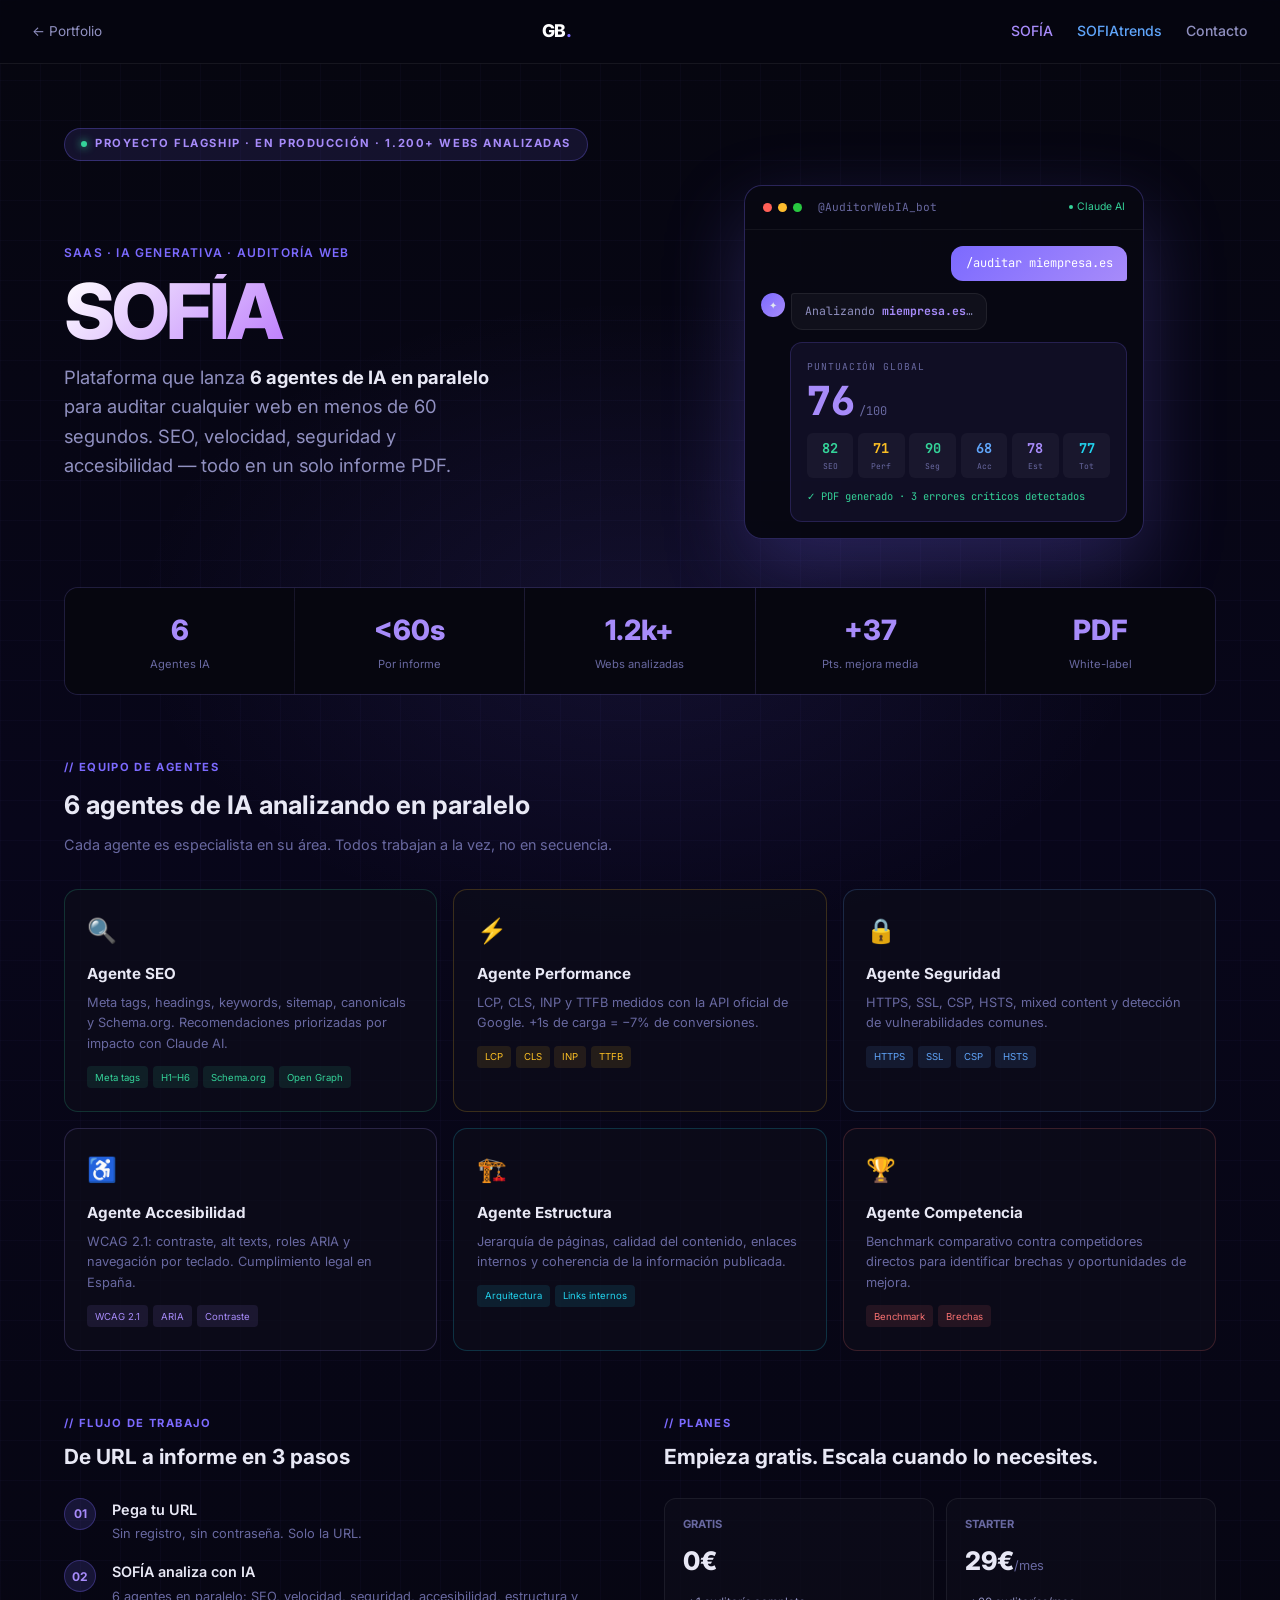
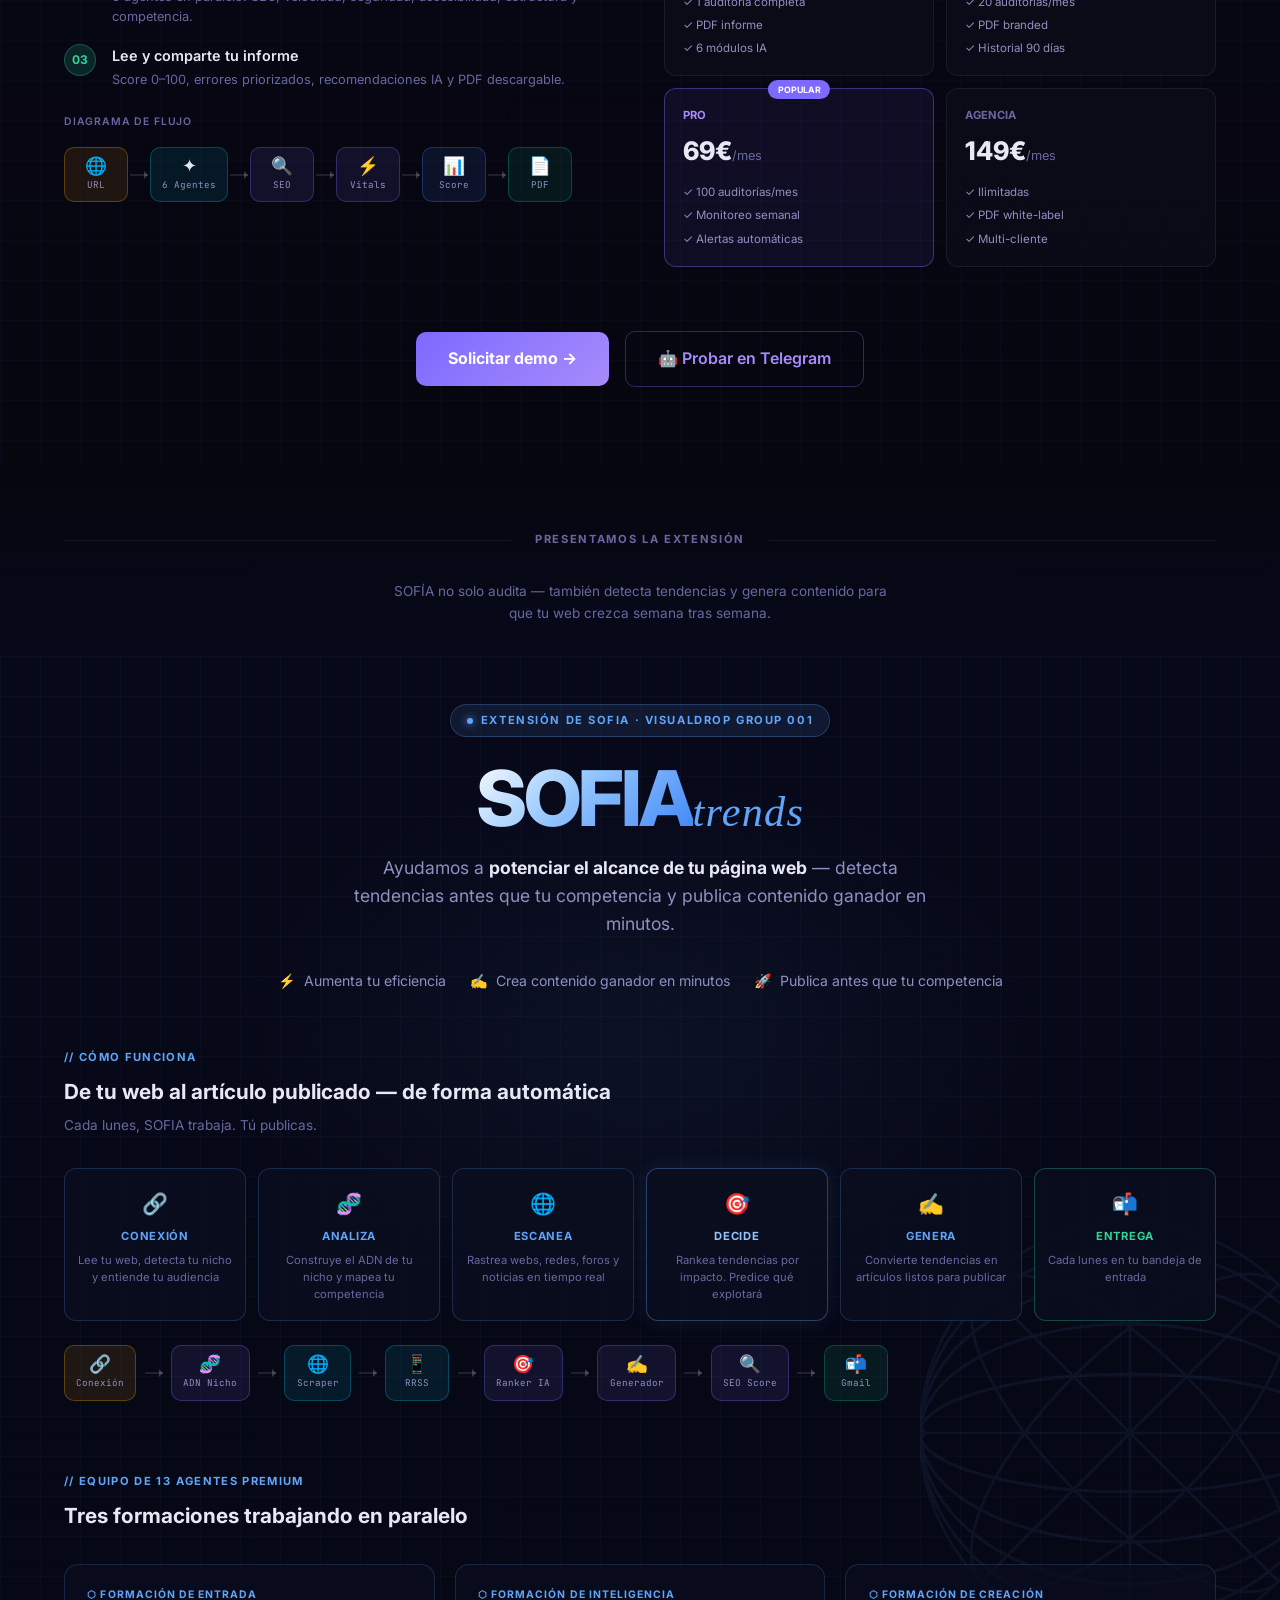
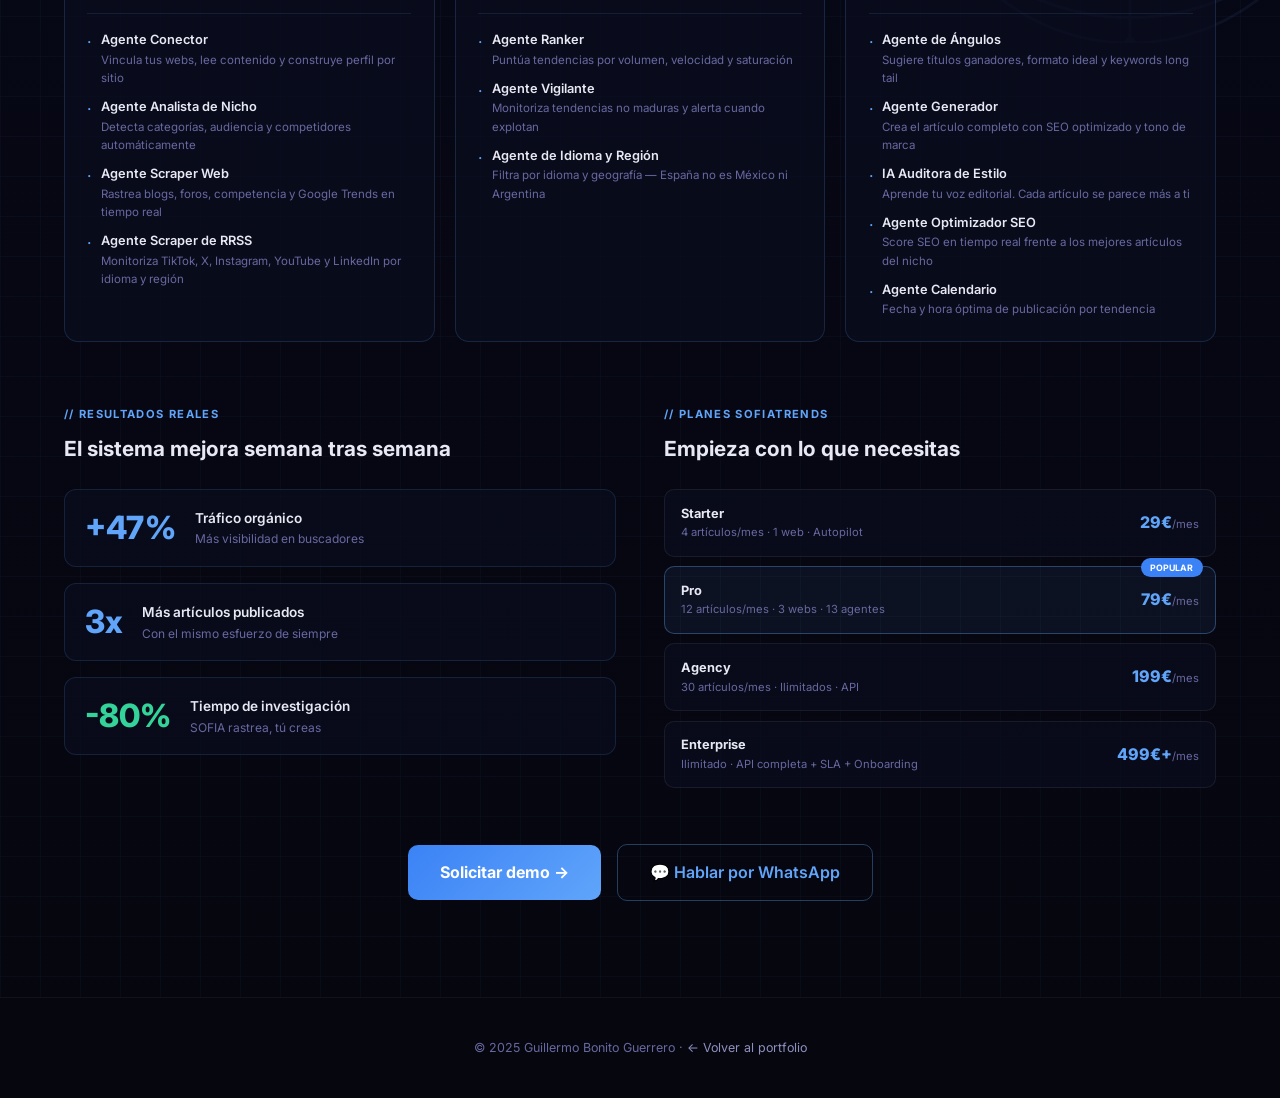
<file: sofia.html>
<!DOCTYPE html>
<html lang="es">
<head>
  <meta charset="UTF-8" />
  <meta name="viewport" content="width=device-width, initial-scale=1.0" />
  <title>SOFÍA + SOFIAtrends — Guillermo Bonito</title>
  <meta name="description" content="SOFÍA: plataforma de auditoría web con 6 agentes de IA en paralelo. SOFIAtrends: extensión para detectar tendencias y generar contenido automáticamente." />
  <link rel="preconnect" href="https://fonts.googleapis.com" />
  <link rel="preconnect" href="https://fonts.gstatic.com" crossorigin />
  <link href="https://fonts.googleapis.com/css2?family=Inter:wght@400;500;600;700;800&family=JetBrains+Mono:wght@400;500&display=swap" rel="stylesheet" />
  <style>
    *, *::before, *::after { box-sizing: border-box; margin: 0; padding: 0; }

    :root {
      --bg: #06060f;
      --purple: #7c6aff;
      --purple-light: #a78bfa;
      --blue: #3b82f6;
      --blue-light: #60a5fa;
      --green: #10b981;
      --green-light: #34d399;
      --text: #e2e8f0;
      --text-muted: #9090c0;
      --text-dim: #6868a0;
    }

    html { scroll-behavior: smooth; }
    body {
      background: var(--bg);
      color: var(--text);
      font-family: 'Inter', sans-serif;
      overflow-x: hidden;
      line-height: 1.6;
    }

    body::before {
      content: '';
      position: fixed; inset: 0;
      background-image: radial-gradient(circle at 1px 1px, rgba(124,106,255,0.08) 1px, transparent 0);
      background-size: 40px 40px;
      pointer-events: none; z-index: 0;
      animation: bgDrift 20s ease-in-out infinite alternate;
    }
    @keyframes bgDrift { from { background-position: 0 0; } to { background-position: 40px 40px; } }

    nav, main, section, footer { position: relative; z-index: 1; }

    /* NAV */
    .nav {
      position: fixed; top: 0; left: 0; right: 0; z-index: 100;
      display: flex; align-items: center; justify-content: space-between;
      padding: 0 2rem; height: 64px;
      background: rgba(6,6,15,0.8);
      backdrop-filter: blur(20px);
      border-bottom: 1px solid rgba(255,255,255,0.07);
    }
    .nav-logo { font-size: 1.1rem; font-weight: 800; color: #fff; letter-spacing: -0.02em; }
    .nav-logo .accent { color: var(--purple); }
    .nav-links { display: flex; align-items: center; gap: 1.5rem; }
    .nav-links a {
      color: var(--text-muted); text-decoration: none; font-size: 0.88rem;
      font-weight: 500; transition: color 0.2s;
    }
    .nav-links a:hover { color: var(--text); }
    .nav-links a.active { color: var(--purple-light); }
    .nav-back {
      display: inline-flex; align-items: center; gap: 0.4rem;
      color: var(--text-muted); text-decoration: none; font-size: 0.85rem;
      transition: color 0.2s;
    }
    .nav-back:hover { color: var(--text); }

    /* FADE UP */
    .fade-up { opacity: 0; transform: translateY(24px); transition: opacity 0.6s ease, transform 0.6s ease; }
    .fade-up.visible { opacity: 1; transform: none; }

    /* WORKFLOW */
    .workflow {
      display: flex; align-items: center; gap: 0;
      overflow-x: auto; padding: 0.5rem 0;
    }
    .wf-node {
      display: flex; flex-direction: column; align-items: center; gap: 0.2rem;
      border-radius: 10px; padding: 0.55rem 0.7rem; min-width: 64px;
      border: 1px solid; font-size: 0.6rem; text-align: center;
      transition: transform 0.2s; cursor: default; flex-shrink: 0;
    }
    .wf-node:hover { transform: translateY(-2px); }
    .wf-icon { font-size: 1.1rem; line-height: 1; }
    .wf-label { font-family: 'JetBrains Mono', monospace; font-size: 0.58rem; color: var(--text-muted); white-space: nowrap; }
    .wf-arrow { flex: 0 0 18px; height: 2px; background: rgba(255,255,255,0.1); position: relative; margin: 0 2px; }
    .wf-arrow::after { content: ''; position: absolute; right: -4px; top: -3px; border: 4px solid transparent; border-left-color: rgba(255,255,255,0.2); }
    .wf-trigger  { background: rgba(245,158,11,0.1);  border-color: rgba(245,158,11,0.3); }
    .wf-process  { background: rgba(124,106,255,0.1); border-color: rgba(124,106,255,0.3); }
    .wf-storage  { background: rgba(59,130,246,0.1);  border-color: rgba(59,130,246,0.3); }
    .wf-output   { background: rgba(16,185,129,0.1);  border-color: rgba(16,185,129,0.3); }
    .wf-api      { background: rgba(6,182,212,0.1);   border-color: rgba(6,182,212,0.3); }
    .wf-crm      { background: rgba(245,158,11,0.1);  border-color: rgba(245,158,11,0.3); }

    @keyframes glow-pulse {
      0%,100% { opacity: 1; box-shadow: 0 0 6px currentColor; }
      50% { opacity: 0.6; box-shadow: 0 0 12px currentColor; }
    }

    /* DIVIDER */
    .section-divider {
      display: flex; align-items: center; gap: 1.5rem;
      max-width: 1200px; margin: 0 auto; padding: 0 1.5rem;
    }
    .section-divider::before, .section-divider::after {
      content: ''; flex: 1; height: 1px; background: rgba(255,255,255,0.06);
    }

    /* FOOTER */
    footer {
      text-align: center; padding: 2.5rem 1rem;
      color: var(--text-dim); font-size: 0.78rem;
      border-top: 1px solid rgba(255,255,255,0.05);
    }
    footer a { color: var(--text-muted); text-decoration: none; }
    footer a:hover { color: var(--text); }

    /* MOBILE */
    @media (max-width: 640px) {
      .nav { padding: 0 1rem; }
      .nav-links { gap: 0.75rem; }
      .nav-links a.hide-mobile { display: none; }
      section > div { padding: 0 1rem !important; }
      .grid-2 { grid-template-columns: 1fr !important; gap: 1.5rem !important; }
      .grid-3 { grid-template-columns: 1fr !important; }
      .grid-4 { grid-template-columns: 1fr 1fr !important; }
      .grid-6 { grid-template-columns: repeat(2,1fr) !important; }
      .hide-mobile { display: none !important; }
      h2 { font-size: clamp(2.2rem,10vw,3.5rem) !important; }
    }
  </style>
</head>
<body>

  <!-- NAV -->
  <nav class="nav">
    <a href="index.html" class="nav-back">← Portfolio</a>
    <span class="nav-logo">GB<span class="accent">.</span></span>
    <div class="nav-links">
      <a href="#sofia" class="active">SOFÍA</a>
      <a href="#sofiatrends" style="color:#60a5fa;">SOFIAtrends</a>
      <a href="index.html#contacto" class="hide-mobile">Contacto</a>
    </div>
  </nav>

  <!-- ══════════════════════════════════════════════════ -->
  <!--  SOFÍA                                            -->
  <!-- ══════════════════════════════════════════════════ -->
  <section id="sofia" style="padding: 8rem 0 5rem; background: linear-gradient(180deg, #06060f 0%, #08061a 40%, #06060f 100%); position: relative; overflow: hidden;">
    <div style="position:absolute;top:30%;left:50%;transform:translate(-50%,-50%);width:1100px;height:700px;background:radial-gradient(ellipse,rgba(124,106,255,0.1) 0%,transparent 65%);pointer-events:none;"></div>
    <div style="position:absolute;inset:0;background-image:linear-gradient(rgba(124,106,255,0.03) 1px,transparent 1px),linear-gradient(90deg,rgba(124,106,255,0.03) 1px,transparent 1px);background-size:40px 40px;pointer-events:none;"></div>

    <div style="max-width:1200px;margin:0 auto;padding:0 1.5rem;position:relative;z-index:1;">

      <!-- HEADER -->
      <div class="fade-up" style="margin-bottom:3rem;">
        <span style="display:inline-flex;align-items:center;gap:0.5rem;font-size:0.7rem;font-weight:700;letter-spacing:0.14em;text-transform:uppercase;color:#a78bfa;background:rgba(124,106,255,0.12);border:1px solid rgba(124,106,255,0.3);border-radius:100px;padding:0.4rem 1rem;margin-bottom:1.5rem;">
          <span style="width:6px;height:6px;border-radius:50%;background:#34d399;box-shadow:0 0 8px #34d399;animation:glow-pulse 2s ease infinite;flex-shrink:0;color:#34d399;"></span>
          Proyecto Flagship · En Producción · 1.200+ webs analizadas
        </span>
        <div style="display:grid;grid-template-columns:1fr 1fr;gap:4rem;align-items:center;" class="grid-2">
          <div>
            <div style="font-size:0.75rem;font-weight:600;letter-spacing:0.1em;text-transform:uppercase;color:#7c6aff;margin-bottom:0.75rem;">SaaS · IA Generativa · Auditoría Web</div>
            <h2 style="font-size:clamp(3rem,6vw,5rem);font-weight:800;letter-spacing:-0.04em;line-height:1;background:linear-gradient(135deg,#fff 0%,#c084fc 45%,#7c6aff 100%);-webkit-background-clip:text;-webkit-text-fill-color:transparent;background-clip:text;margin-bottom:0.75rem;">SOFÍA</h2>
            <p style="font-size:1.15rem;color:#9090c0;line-height:1.6;max-width:440px;">Plataforma que lanza <strong style="color:#e8e8f5;">6 agentes de IA en paralelo</strong> para auditar cualquier web en menos de 60 segundos. SEO, velocidad, seguridad y accesibilidad — todo en un solo informe PDF.</p>
          </div>
          <!-- Mockup -->
          <div style="display:flex;justify-content:center;" class="hide-mobile">
            <div style="width:100%;max-width:400px;background:rgba(8,8,18,0.95);border:1px solid rgba(124,106,255,0.3);border-radius:18px;overflow:hidden;box-shadow:0 30px 80px rgba(124,106,255,0.25);">
              <div style="padding:0.8rem 1.1rem;border-bottom:1px solid rgba(255,255,255,0.05);display:flex;align-items:center;gap:0.4rem;">
                <span style="width:9px;height:9px;border-radius:50%;background:#ff5f57;"></span>
                <span style="width:9px;height:9px;border-radius:50%;background:#febc2e;"></span>
                <span style="width:9px;height:9px;border-radius:50%;background:#28c840;"></span>
                <span style="margin-left:0.6rem;font-size:0.7rem;color:#6868a0;font-family:'JetBrains Mono',monospace;">@AuditorWebIA_bot</span>
                <span style="margin-left:auto;font-size:0.65rem;color:#34d399;display:flex;align-items:center;gap:0.25rem;"><span style="width:4px;height:4px;border-radius:50%;background:#34d399;"></span>Claude AI</span>
              </div>
              <div style="padding:1rem;display:flex;flex-direction:column;gap:0.75rem;font-family:'JetBrains Mono',monospace;">
                <div style="display:flex;justify-content:flex-end;"><div style="background:linear-gradient(135deg,#7c6aff,#a78bfa);color:#fff;padding:0.5rem 0.9rem;border-radius:12px 12px 3px 12px;font-size:0.75rem;">/auditar miempresa.es</div></div>
                <div style="display:flex;gap:0.4rem;"><div style="width:24px;height:24px;border-radius:50%;background:linear-gradient(135deg,#7c6aff,#a78bfa);display:flex;align-items:center;justify-content:center;font-size:0.6rem;flex-shrink:0;">✦</div><div style="background:rgba(255,255,255,0.04);border:1px solid rgba(255,255,255,0.07);padding:0.5rem 0.8rem;border-radius:3px 12px 12px 12px;color:#9090c0;font-size:0.72rem;">Analizando <strong style="color:#a78bfa;">miempresa.es</strong>…</div></div>
                <div style="background:rgba(124,106,255,0.08);border:1px solid rgba(124,106,255,0.2);border-radius:12px;padding:1rem;margin-left:1.8rem;">
                  <div style="font-size:0.6rem;color:#6868a0;letter-spacing:0.1em;text-transform:uppercase;margin-bottom:0.4rem;">Puntuación global</div>
                  <div style="display:flex;align-items:baseline;gap:0.25rem;margin-bottom:0.75rem;"><span style="font-size:2.5rem;font-weight:800;color:#a78bfa;line-height:1;">76</span><span style="font-size:0.75rem;color:#6868a0;">/100</span></div>
                  <div style="display:grid;grid-template-columns:repeat(6,1fr);gap:0.3rem;text-align:center;">
                    <div style="background:rgba(255,255,255,0.04);border-radius:6px;padding:0.35rem 0.1rem;"><div style="font-size:0.85rem;font-weight:700;color:#34d399;">82</div><div style="font-size:0.5rem;color:#6868a0;">SEO</div></div>
                    <div style="background:rgba(255,255,255,0.04);border-radius:6px;padding:0.35rem 0.1rem;"><div style="font-size:0.85rem;font-weight:700;color:#fbbf24;">71</div><div style="font-size:0.5rem;color:#6868a0;">Perf</div></div>
                    <div style="background:rgba(255,255,255,0.04);border-radius:6px;padding:0.35rem 0.1rem;"><div style="font-size:0.85rem;font-weight:700;color:#34d399;">90</div><div style="font-size:0.5rem;color:#6868a0;">Seg</div></div>
                    <div style="background:rgba(255,255,255,0.04);border-radius:6px;padding:0.35rem 0.1rem;"><div style="font-size:0.85rem;font-weight:700;color:#60a5fa;">68</div><div style="font-size:0.5rem;color:#6868a0;">Acc</div></div>
                    <div style="background:rgba(255,255,255,0.04);border-radius:6px;padding:0.35rem 0.1rem;"><div style="font-size:0.85rem;font-weight:700;color:#a78bfa;">78</div><div style="font-size:0.5rem;color:#6868a0;">Est</div></div>
                    <div style="background:rgba(255,255,255,0.04);border-radius:6px;padding:0.35rem 0.1rem;"><div style="font-size:0.85rem;font-weight:700;color:#22d3ee;">77</div><div style="font-size:0.5rem;color:#6868a0;">Tot</div></div>
                  </div>
                  <div style="margin-top:0.6rem;font-size:0.65rem;color:#34d399;">✓ PDF generado · 3 errores críticos detectados</div>
                </div>
              </div>
            </div>
          </div>
        </div>
      </div>

      <!-- STATS -->
      <div class="fade-up" style="display:grid;grid-template-columns:repeat(5,1fr);gap:1px;margin-bottom:4rem;background:rgba(255,255,255,0.05);border-radius:14px;overflow:hidden;border:1px solid rgba(124,106,255,0.12);">
        <div style="background:#06060f;padding:1.25rem;text-align:center;"><div style="font-size:1.75rem;font-weight:800;color:#a78bfa;">6</div><div style="font-size:0.7rem;color:#6868a0;margin-top:0.2rem;">Agentes IA</div></div>
        <div style="background:#06060f;padding:1.25rem;text-align:center;"><div style="font-size:1.75rem;font-weight:800;color:#a78bfa;">&lt;60s</div><div style="font-size:0.7rem;color:#6868a0;margin-top:0.2rem;">Por informe</div></div>
        <div style="background:#06060f;padding:1.25rem;text-align:center;"><div style="font-size:1.75rem;font-weight:800;color:#a78bfa;">1.2k+</div><div style="font-size:0.7rem;color:#6868a0;margin-top:0.2rem;">Webs analizadas</div></div>
        <div style="background:#06060f;padding:1.25rem;text-align:center;"><div style="font-size:1.75rem;font-weight:800;color:#a78bfa;">+37</div><div style="font-size:0.7rem;color:#6868a0;margin-top:0.2rem;">Pts. mejora media</div></div>
        <div style="background:#06060f;padding:1.25rem;text-align:center;"><div style="font-size:1.75rem;font-weight:800;color:#a78bfa;">PDF</div><div style="font-size:0.7rem;color:#6868a0;margin-top:0.2rem;">White-label</div></div>
      </div>

      <!-- 6 AGENTES -->
      <div class="fade-up" style="margin-bottom:4rem;">
        <div style="font-size:0.7rem;font-weight:700;letter-spacing:0.12em;text-transform:uppercase;color:#7c6aff;margin-bottom:0.5rem;">// equipo de agentes</div>
        <h3 style="font-size:1.6rem;font-weight:700;color:#e8e8f5;margin-bottom:0.5rem;">6 agentes de IA analizando en paralelo</h3>
        <p style="color:#6868a0;font-size:0.9rem;margin-bottom:2rem;">Cada agente es especialista en su área. Todos trabajan a la vez, no en secuencia.</p>
        <div style="display:grid;grid-template-columns:repeat(3,1fr);gap:1rem;" class="grid-3">
          <div style="background:rgba(13,13,26,0.7);border:1px solid rgba(52,211,153,0.2);border-radius:14px;padding:1.4rem;" onmouseover="this.style.borderColor='rgba(52,211,153,0.5)'" onmouseout="this.style.borderColor='rgba(52,211,153,0.2)'">
            <div style="font-size:1.5rem;margin-bottom:0.75rem;">🔍</div>
            <div style="font-size:0.95rem;font-weight:700;color:#e8e8f5;margin-bottom:0.4rem;">Agente SEO</div>
            <div style="font-size:0.8rem;color:#6868a0;line-height:1.6;margin-bottom:0.75rem;">Meta tags, headings, keywords, sitemap, canonicals y Schema.org. Recomendaciones priorizadas por impacto con Claude AI.</div>
            <div style="display:flex;flex-wrap:wrap;gap:0.3rem;">
              <span style="font-size:0.6rem;background:rgba(52,211,153,0.1);color:#34d399;border-radius:4px;padding:0.2rem 0.5rem;">Meta tags</span>
              <span style="font-size:0.6rem;background:rgba(52,211,153,0.1);color:#34d399;border-radius:4px;padding:0.2rem 0.5rem;">H1–H6</span>
              <span style="font-size:0.6rem;background:rgba(52,211,153,0.1);color:#34d399;border-radius:4px;padding:0.2rem 0.5rem;">Schema.org</span>
              <span style="font-size:0.6rem;background:rgba(52,211,153,0.1);color:#34d399;border-radius:4px;padding:0.2rem 0.5rem;">Open Graph</span>
            </div>
          </div>
          <div style="background:rgba(13,13,26,0.7);border:1px solid rgba(251,191,36,0.2);border-radius:14px;padding:1.4rem;" onmouseover="this.style.borderColor='rgba(251,191,36,0.5)'" onmouseout="this.style.borderColor='rgba(251,191,36,0.2)'">
            <div style="font-size:1.5rem;margin-bottom:0.75rem;">⚡</div>
            <div style="font-size:0.95rem;font-weight:700;color:#e8e8f5;margin-bottom:0.4rem;">Agente Performance</div>
            <div style="font-size:0.8rem;color:#6868a0;line-height:1.6;margin-bottom:0.75rem;">LCP, CLS, INP y TTFB medidos con la API oficial de Google. +1s de carga = −7% de conversiones.</div>
            <div style="display:flex;flex-wrap:wrap;gap:0.3rem;">
              <span style="font-size:0.6rem;background:rgba(251,191,36,0.1);color:#fbbf24;border-radius:4px;padding:0.2rem 0.5rem;">LCP</span>
              <span style="font-size:0.6rem;background:rgba(251,191,36,0.1);color:#fbbf24;border-radius:4px;padding:0.2rem 0.5rem;">CLS</span>
              <span style="font-size:0.6rem;background:rgba(251,191,36,0.1);color:#fbbf24;border-radius:4px;padding:0.2rem 0.5rem;">INP</span>
              <span style="font-size:0.6rem;background:rgba(251,191,36,0.1);color:#fbbf24;border-radius:4px;padding:0.2rem 0.5rem;">TTFB</span>
            </div>
          </div>
          <div style="background:rgba(13,13,26,0.7);border:1px solid rgba(96,165,250,0.2);border-radius:14px;padding:1.4rem;" onmouseover="this.style.borderColor='rgba(96,165,250,0.5)'" onmouseout="this.style.borderColor='rgba(96,165,250,0.2)'">
            <div style="font-size:1.5rem;margin-bottom:0.75rem;">🔒</div>
            <div style="font-size:0.95rem;font-weight:700;color:#e8e8f5;margin-bottom:0.4rem;">Agente Seguridad</div>
            <div style="font-size:0.8rem;color:#6868a0;line-height:1.6;margin-bottom:0.75rem;">HTTPS, SSL, CSP, HSTS, mixed content y detección de vulnerabilidades comunes.</div>
            <div style="display:flex;flex-wrap:wrap;gap:0.3rem;">
              <span style="font-size:0.6rem;background:rgba(96,165,250,0.1);color:#60a5fa;border-radius:4px;padding:0.2rem 0.5rem;">HTTPS</span>
              <span style="font-size:0.6rem;background:rgba(96,165,250,0.1);color:#60a5fa;border-radius:4px;padding:0.2rem 0.5rem;">SSL</span>
              <span style="font-size:0.6rem;background:rgba(96,165,250,0.1);color:#60a5fa;border-radius:4px;padding:0.2rem 0.5rem;">CSP</span>
              <span style="font-size:0.6rem;background:rgba(96,165,250,0.1);color:#60a5fa;border-radius:4px;padding:0.2rem 0.5rem;">HSTS</span>
            </div>
          </div>
          <div style="background:rgba(13,13,26,0.7);border:1px solid rgba(167,139,250,0.2);border-radius:14px;padding:1.4rem;" onmouseover="this.style.borderColor='rgba(167,139,250,0.5)'" onmouseout="this.style.borderColor='rgba(167,139,250,0.2)'">
            <div style="font-size:1.5rem;margin-bottom:0.75rem;">♿</div>
            <div style="font-size:0.95rem;font-weight:700;color:#e8e8f5;margin-bottom:0.4rem;">Agente Accesibilidad</div>
            <div style="font-size:0.8rem;color:#6868a0;line-height:1.6;margin-bottom:0.75rem;">WCAG 2.1: contraste, alt texts, roles ARIA y navegación por teclado. Cumplimiento legal en España.</div>
            <div style="display:flex;flex-wrap:wrap;gap:0.3rem;">
              <span style="font-size:0.6rem;background:rgba(167,139,250,0.1);color:#a78bfa;border-radius:4px;padding:0.2rem 0.5rem;">WCAG 2.1</span>
              <span style="font-size:0.6rem;background:rgba(167,139,250,0.1);color:#a78bfa;border-radius:4px;padding:0.2rem 0.5rem;">ARIA</span>
              <span style="font-size:0.6rem;background:rgba(167,139,250,0.1);color:#a78bfa;border-radius:4px;padding:0.2rem 0.5rem;">Contraste</span>
            </div>
          </div>
          <div style="background:rgba(13,13,26,0.7);border:1px solid rgba(34,211,238,0.2);border-radius:14px;padding:1.4rem;" onmouseover="this.style.borderColor='rgba(34,211,238,0.5)'" onmouseout="this.style.borderColor='rgba(34,211,238,0.2)'">
            <div style="font-size:1.5rem;margin-bottom:0.75rem;">🏗️</div>
            <div style="font-size:0.95rem;font-weight:700;color:#e8e8f5;margin-bottom:0.4rem;">Agente Estructura</div>
            <div style="font-size:0.8rem;color:#6868a0;line-height:1.6;margin-bottom:0.75rem;">Jerarquía de páginas, calidad del contenido, enlaces internos y coherencia de la información publicada.</div>
            <div style="display:flex;flex-wrap:wrap;gap:0.3rem;">
              <span style="font-size:0.6rem;background:rgba(34,211,238,0.1);color:#22d3ee;border-radius:4px;padding:0.2rem 0.5rem;">Arquitectura</span>
              <span style="font-size:0.6rem;background:rgba(34,211,238,0.1);color:#22d3ee;border-radius:4px;padding:0.2rem 0.5rem;">Links internos</span>
            </div>
          </div>
          <div style="background:rgba(13,13,26,0.7);border:1px solid rgba(248,113,113,0.2);border-radius:14px;padding:1.4rem;" onmouseover="this.style.borderColor='rgba(248,113,113,0.5)'" onmouseout="this.style.borderColor='rgba(248,113,113,0.2)'">
            <div style="font-size:1.5rem;margin-bottom:0.75rem;">🏆</div>
            <div style="font-size:0.95rem;font-weight:700;color:#e8e8f5;margin-bottom:0.4rem;">Agente Competencia</div>
            <div style="font-size:0.8rem;color:#6868a0;line-height:1.6;margin-bottom:0.75rem;">Benchmark comparativo contra competidores directos para identificar brechas y oportunidades de mejora.</div>
            <div style="display:flex;flex-wrap:wrap;gap:0.3rem;">
              <span style="font-size:0.6rem;background:rgba(248,113,113,0.1);color:#f87171;border-radius:4px;padding:0.2rem 0.5rem;">Benchmark</span>
              <span style="font-size:0.6rem;background:rgba(248,113,113,0.1);color:#f87171;border-radius:4px;padding:0.2rem 0.5rem;">Brechas</span>
            </div>
          </div>
        </div>
      </div>

      <!-- FLUJO + SUITE -->
      <div style="display:grid;grid-template-columns:1fr 1fr;gap:3rem;margin-bottom:4rem;" class="fade-up grid-2">
        <div>
          <div style="font-size:0.7rem;font-weight:700;letter-spacing:0.12em;text-transform:uppercase;color:#7c6aff;margin-bottom:0.5rem;">// flujo de trabajo</div>
          <h3 style="font-size:1.3rem;font-weight:700;color:#e8e8f5;margin-bottom:1.5rem;">De URL a informe en 3 pasos</h3>
          <div style="display:flex;flex-direction:column;gap:1rem;">
            <div style="display:flex;gap:1rem;align-items:flex-start;"><div style="width:32px;height:32px;border-radius:50%;background:rgba(124,106,255,0.15);border:1px solid rgba(124,106,255,0.3);display:flex;align-items:center;justify-content:center;font-size:0.75rem;font-weight:700;color:#a78bfa;flex-shrink:0;">01</div><div><div style="font-size:0.9rem;font-weight:600;color:#e8e8f5;margin-bottom:0.2rem;">Pega tu URL</div><div style="font-size:0.8rem;color:#6868a0;">Sin registro, sin contraseña. Solo la URL.</div></div></div>
            <div style="display:flex;gap:1rem;align-items:flex-start;"><div style="width:32px;height:32px;border-radius:50%;background:rgba(124,106,255,0.15);border:1px solid rgba(124,106,255,0.3);display:flex;align-items:center;justify-content:center;font-size:0.75rem;font-weight:700;color:#a78bfa;flex-shrink:0;">02</div><div><div style="font-size:0.9rem;font-weight:600;color:#e8e8f5;margin-bottom:0.2rem;">SOFÍA analiza con IA</div><div style="font-size:0.8rem;color:#6868a0;">6 agentes en paralelo: SEO, velocidad, seguridad, accesibilidad, estructura y competencia.</div></div></div>
            <div style="display:flex;gap:1rem;align-items:flex-start;"><div style="width:32px;height:32px;border-radius:50%;background:rgba(52,211,153,0.15);border:1px solid rgba(52,211,153,0.3);display:flex;align-items:center;justify-content:center;font-size:0.75rem;font-weight:700;color:#34d399;flex-shrink:0;">03</div><div><div style="font-size:0.9rem;font-weight:600;color:#e8e8f5;margin-bottom:0.2rem;">Lee y comparte tu informe</div><div style="font-size:0.8rem;color:#6868a0;">Score 0–100, errores priorizados, recomendaciones IA y PDF descargable.</div></div></div>
          </div>
          <div style="margin-top:1.5rem;">
            <div style="font-size:0.65rem;color:#6868a0;margin-bottom:0.5rem;font-weight:600;letter-spacing:0.08em;text-transform:uppercase;">Diagrama de flujo</div>
            <div class="workflow">
              <div class="wf-node wf-trigger"><div class="wf-icon">🌐</div><div class="wf-label">URL</div></div>
              <div class="wf-arrow"></div>
              <div class="wf-node wf-api"><div class="wf-icon">✦</div><div class="wf-label">6 Agentes</div></div>
              <div class="wf-arrow"></div>
              <div class="wf-node wf-process"><div class="wf-icon">🔍</div><div class="wf-label">SEO</div></div>
              <div class="wf-arrow"></div>
              <div class="wf-node wf-process"><div class="wf-icon">⚡</div><div class="wf-label">Vitals</div></div>
              <div class="wf-arrow"></div>
              <div class="wf-node wf-storage"><div class="wf-icon">📊</div><div class="wf-label">Score</div></div>
              <div class="wf-arrow"></div>
              <div class="wf-node wf-output"><div class="wf-icon">📄</div><div class="wf-label">PDF</div></div>
            </div>
          </div>
        </div>
        <div>
          <div style="font-size:0.7rem;font-weight:700;letter-spacing:0.12em;text-transform:uppercase;color:#7c6aff;margin-bottom:0.5rem;">// planes</div>
          <h3 style="font-size:1.3rem;font-weight:700;color:#e8e8f5;margin-bottom:1.5rem;">Empieza gratis. Escala cuando lo necesites.</h3>
          <div style="display:grid;grid-template-columns:1fr 1fr;gap:0.75rem;" class="grid-2">
            <div style="background:rgba(13,13,26,0.7);border:1px solid rgba(255,255,255,0.07);border-radius:12px;padding:1.1rem;">
              <div style="font-size:0.7rem;font-weight:700;color:#6868a0;margin-bottom:0.4rem;">GRATIS</div>
              <div style="font-size:1.6rem;font-weight:800;color:#e8e8f5;margin-bottom:0.2rem;">0€</div>
              <ul style="list-style:none;font-size:0.72rem;color:#9090c0;display:flex;flex-direction:column;gap:0.3rem;margin-top:0.7rem;">
                <li>✓ 1 auditoría completa</li><li>✓ PDF informe</li><li>✓ 6 módulos IA</li>
              </ul>
            </div>
            <div style="background:rgba(13,13,26,0.7);border:1px solid rgba(255,255,255,0.07);border-radius:12px;padding:1.1rem;">
              <div style="font-size:0.7rem;font-weight:700;color:#6868a0;margin-bottom:0.4rem;">STARTER</div>
              <div style="font-size:1.6rem;font-weight:800;color:#e8e8f5;margin-bottom:0.2rem;">29€<span style="font-size:0.8rem;font-weight:400;color:#6868a0;">/mes</span></div>
              <ul style="list-style:none;font-size:0.72rem;color:#9090c0;display:flex;flex-direction:column;gap:0.3rem;margin-top:0.7rem;">
                <li>✓ 20 auditorías/mes</li><li>✓ PDF branded</li><li>✓ Historial 90 días</li>
              </ul>
            </div>
            <div style="background:rgba(124,106,255,0.08);border:1px solid rgba(124,106,255,0.4);border-radius:12px;padding:1.1rem;position:relative;">
              <div style="position:absolute;top:-9px;left:50%;transform:translateX(-50%);font-size:0.55rem;font-weight:700;background:#7c6aff;color:#fff;padding:0.15rem 0.6rem;border-radius:100px;white-space:nowrap;">POPULAR</div>
              <div style="font-size:0.7rem;font-weight:700;color:#a78bfa;margin-bottom:0.4rem;">PRO</div>
              <div style="font-size:1.6rem;font-weight:800;color:#e8e8f5;margin-bottom:0.2rem;">69€<span style="font-size:0.8rem;font-weight:400;color:#6868a0;">/mes</span></div>
              <ul style="list-style:none;font-size:0.72rem;color:#9090c0;display:flex;flex-direction:column;gap:0.3rem;margin-top:0.7rem;">
                <li>✓ 100 auditorías/mes</li><li>✓ Monitoreo semanal</li><li>✓ Alertas automáticas</li>
              </ul>
            </div>
            <div style="background:rgba(13,13,26,0.7);border:1px solid rgba(255,255,255,0.07);border-radius:12px;padding:1.1rem;">
              <div style="font-size:0.7rem;font-weight:700;color:#6868a0;margin-bottom:0.4rem;">AGENCIA</div>
              <div style="font-size:1.6rem;font-weight:800;color:#e8e8f5;margin-bottom:0.2rem;">149€<span style="font-size:0.8rem;font-weight:400;color:#6868a0;">/mes</span></div>
              <ul style="list-style:none;font-size:0.72rem;color:#9090c0;display:flex;flex-direction:column;gap:0.3rem;margin-top:0.7rem;">
                <li>✓ Ilimitadas</li><li>✓ PDF white-label</li><li>✓ Multi-cliente</li>
              </ul>
            </div>
          </div>
        </div>
      </div>

      <!-- CTAs SOFIA -->
      <div class="fade-up" style="display:flex;gap:1rem;flex-wrap:wrap;align-items:center;justify-content:center;">
        <a href="index.html#contacto" style="display:inline-flex;align-items:center;gap:0.5rem;background:linear-gradient(135deg,#7c6aff,#a78bfa);color:#fff;padding:0.9rem 2rem;border-radius:10px;font-weight:700;font-size:1rem;text-decoration:none;">Solicitar demo →</a>
        <a href="https://t.me/AuditorWebIA_bot" target="_blank" rel="noopener" style="display:inline-flex;align-items:center;gap:0.5rem;border:1px solid rgba(124,106,255,0.35);color:#a78bfa;padding:0.9rem 2rem;border-radius:10px;font-weight:600;font-size:1rem;text-decoration:none;">🤖 Probar en Telegram</a>
      </div>

    </div>
  </section>

  <!-- ══════════════════════════════════════════════════ -->
  <!--  TRANSICIÓN → SOFIAtrends                        -->
  <!-- ══════════════════════════════════════════════════ -->
  <div style="padding: 4rem 0 2rem; background: linear-gradient(180deg, #06060f 0%, #07091a 100%); position:relative; z-index:1;">
    <div class="section-divider fade-up">
      <span style="font-size:0.7rem;font-weight:700;letter-spacing:0.15em;text-transform:uppercase;color:#6868a0;white-space:nowrap;">Presentamos la extensión</span>
    </div>
    <div style="text-align:center;margin-top:2rem;" class="fade-up">
      <p style="font-size:0.85rem;color:#6868a0;max-width:500px;margin:0 auto;">SOFÍA no solo audita — también detecta tendencias y genera contenido para que tu web crezca semana tras semana.</p>
    </div>
  </div>

  <!-- ══════════════════════════════════════════════════ -->
  <!--  SOFIAtrends                                      -->
  <!-- ══════════════════════════════════════════════════ -->
  <section id="sofiatrends" style="padding: 3rem 0 6rem; background: linear-gradient(180deg, #07091a 0%, #06060f 100%); position: relative; overflow: hidden;">
    <div style="position:absolute;inset:0;background-image:linear-gradient(rgba(96,165,250,0.03) 1px,transparent 1px),linear-gradient(90deg,rgba(96,165,250,0.03) 1px,transparent 1px);background-size:40px 40px;pointer-events:none;"></div>
    <div style="position:absolute;top:20%;left:50%;transform:translate(-50%,-50%);width:900px;height:600px;background:radial-gradient(ellipse,rgba(96,165,250,0.06) 0%,transparent 65%);pointer-events:none;"></div>
    <!-- Sphere SVG -->
    <svg style="position:absolute;right:-60px;top:40%;transform:translateY(-50%);width:420px;height:420px;opacity:0.07;pointer-events:none;" viewBox="-1 -1 2 2" xmlns="http://www.w3.org/2000/svg">
      <g stroke="#60a5fa" stroke-width="0.013" fill="none">
        <ellipse cx="0" cy="0" rx="1" ry="0.28"/><ellipse cx="0" cy="0" rx="1" ry="0.52"/><ellipse cx="0" cy="0" rx="1" ry="0.72"/><ellipse cx="0" cy="0" rx="1" ry="0.88"/>
        <ellipse cx="0" cy="0" rx="0.28" ry="1" transform="rotate(90)"/><ellipse cx="0" cy="0" rx="0.52" ry="1" transform="rotate(90)"/><ellipse cx="0" cy="0" rx="0.72" ry="1" transform="rotate(90)"/><ellipse cx="0" cy="0" rx="0.88" ry="1" transform="rotate(90)"/>
        <ellipse cx="0" cy="0" rx="1" ry="0.38" transform="rotate(45)"/><ellipse cx="0" cy="0" rx="1" ry="0.38" transform="rotate(-45)"/>
        <circle cx="0" cy="0" r="1"/><line x1="-1" y1="0" x2="1" y2="0"/><line x1="0" y1="-1" x2="0" y2="1"/>
        <line x1="-0.71" y1="-0.71" x2="0.71" y2="0.71"/><line x1="0.71" y1="-0.71" x2="-0.71" y2="0.71"/>
      </g>
      <g fill="#60a5fa" opacity="0.9"><circle cx="0" cy="-1" r="0.028"/><circle cx="0" cy="1" r="0.028"/><circle cx="-1" cy="0" r="0.028"/><circle cx="1" cy="0" r="0.028"/></g>
    </svg>

    <div style="max-width:1200px;margin:0 auto;padding:0 1.5rem;position:relative;z-index:1;">

      <!-- HEADER -->
      <div class="fade-up" style="text-align:center;margin-bottom:3.5rem;">
        <span style="display:inline-flex;align-items:center;gap:0.5rem;font-size:0.7rem;font-weight:700;letter-spacing:0.14em;text-transform:uppercase;color:#60a5fa;background:rgba(96,165,250,0.1);border:1px solid rgba(96,165,250,0.25);border-radius:100px;padding:0.4rem 1rem;margin-bottom:1.5rem;">
          <span style="width:6px;height:6px;border-radius:50%;background:#60a5fa;box-shadow:0 0 8px #60a5fa;animation:glow-pulse 2s ease infinite;flex-shrink:0;color:#60a5fa;"></span>
          Extensión de SOFIA · VisualDrop Group 001
        </span>
        <h2 style="font-size:clamp(3rem,6vw,5rem);font-weight:800;letter-spacing:-0.04em;line-height:1;margin-bottom:1rem;">
          <span style="background:linear-gradient(135deg,#fff 0%,#93c5fd 45%,#3b82f6 100%);-webkit-background-clip:text;-webkit-text-fill-color:transparent;background-clip:text;">SOFIA</span><span style="font-style:italic;font-weight:300;font-family:Georgia,'Times New Roman',serif;color:#60a5fa;-webkit-text-fill-color:#60a5fa;font-size:0.55em;letter-spacing:0.03em;">trends</span>
        </h2>
        <p style="font-size:1.1rem;color:#9090c0;max-width:580px;margin:0 auto 2rem;line-height:1.6;">Ayudamos a <strong style="color:#e8e8f5;">potenciar el alcance de tu página web</strong> — detecta tendencias antes que tu competencia y publica contenido ganador en minutos.</p>
        <div style="display:flex;gap:1.5rem;justify-content:center;flex-wrap:wrap;">
          <span style="display:flex;align-items:center;gap:0.5rem;color:#9090c0;font-size:0.88rem;"><span style="color:#60a5fa;">⚡</span> Aumenta tu eficiencia</span>
          <span style="display:flex;align-items:center;gap:0.5rem;color:#9090c0;font-size:0.88rem;"><span style="color:#60a5fa;">✍️</span> Crea contenido ganador en minutos</span>
          <span style="display:flex;align-items:center;gap:0.5rem;color:#9090c0;font-size:0.88rem;"><span style="color:#60a5fa;">🚀</span> Publica antes que tu competencia</span>
        </div>
      </div>

      <!-- FLUJO 6 PASOS -->
      <div class="fade-up" style="margin-bottom:4rem;">
        <div style="font-size:0.7rem;font-weight:700;letter-spacing:0.12em;text-transform:uppercase;color:#60a5fa;margin-bottom:0.5rem;">// cómo funciona</div>
        <h3 style="font-size:1.3rem;font-weight:700;color:#e8e8f5;margin-bottom:0.4rem;">De tu web al artículo publicado — de forma automática</h3>
        <p style="font-size:0.85rem;color:#6868a0;margin-bottom:2rem;">Cada lunes, SOFIA trabaja. Tú publicas.</p>
        <div style="display:grid;grid-template-columns:repeat(6,1fr);gap:0.75rem;" class="grid-6">
          <div style="background:rgba(10,14,30,0.9);border:1px solid rgba(96,165,250,0.2);border-radius:12px;padding:1.1rem 0.8rem;text-align:center;"><div style="font-size:1.3rem;margin-bottom:0.5rem;">🔗</div><div style="font-size:0.7rem;font-weight:700;color:#60a5fa;letter-spacing:0.06em;text-transform:uppercase;margin-bottom:0.4rem;">Conexión</div><div style="font-size:0.7rem;color:#6868a0;line-height:1.5;">Lee tu web, detecta tu nicho y entiende tu audiencia</div></div>
          <div style="background:rgba(10,14,30,0.9);border:1px solid rgba(96,165,250,0.2);border-radius:12px;padding:1.1rem 0.8rem;text-align:center;"><div style="font-size:1.3rem;margin-bottom:0.5rem;">🧬</div><div style="font-size:0.7rem;font-weight:700;color:#60a5fa;letter-spacing:0.06em;text-transform:uppercase;margin-bottom:0.4rem;">Analiza</div><div style="font-size:0.7rem;color:#6868a0;line-height:1.5;">Construye el ADN de tu nicho y mapea tu competencia</div></div>
          <div style="background:rgba(10,14,30,0.9);border:1px solid rgba(96,165,250,0.2);border-radius:12px;padding:1.1rem 0.8rem;text-align:center;"><div style="font-size:1.3rem;margin-bottom:0.5rem;">🌐</div><div style="font-size:0.7rem;font-weight:700;color:#60a5fa;letter-spacing:0.06em;text-transform:uppercase;margin-bottom:0.4rem;">Escanea</div><div style="font-size:0.7rem;color:#6868a0;line-height:1.5;">Rastrea webs, redes, foros y noticias en tiempo real</div></div>
          <div style="background:rgba(10,14,30,0.9);border:1px solid rgba(96,165,250,0.35);border-radius:12px;padding:1.1rem 0.8rem;text-align:center;box-shadow:0 0 20px rgba(96,165,250,0.1);"><div style="font-size:1.3rem;margin-bottom:0.5rem;">🎯</div><div style="font-size:0.7rem;font-weight:700;color:#93c5fd;letter-spacing:0.06em;text-transform:uppercase;margin-bottom:0.4rem;">Decide</div><div style="font-size:0.7rem;color:#6868a0;line-height:1.5;">Rankea tendencias por impacto. Predice qué explotará</div></div>
          <div style="background:rgba(10,14,30,0.9);border:1px solid rgba(96,165,250,0.2);border-radius:12px;padding:1.1rem 0.8rem;text-align:center;"><div style="font-size:1.3rem;margin-bottom:0.5rem;">✍️</div><div style="font-size:0.7rem;font-weight:700;color:#60a5fa;letter-spacing:0.06em;text-transform:uppercase;margin-bottom:0.4rem;">Genera</div><div style="font-size:0.7rem;color:#6868a0;line-height:1.5;">Convierte tendencias en artículos listos para publicar</div></div>
          <div style="background:rgba(10,14,30,0.9);border:1px solid rgba(52,211,153,0.3);border-radius:12px;padding:1.1rem 0.8rem;text-align:center;"><div style="font-size:1.3rem;margin-bottom:0.5rem;">📬</div><div style="font-size:0.7rem;font-weight:700;color:#34d399;letter-spacing:0.06em;text-transform:uppercase;margin-bottom:0.4rem;">Entrega</div><div style="font-size:0.7rem;color:#6868a0;line-height:1.5;">Cada lunes en tu bandeja de entrada</div></div>
        </div>
        <div class="workflow" style="padding:1.5rem 0 0.5rem;flex-wrap:wrap;gap:0.4rem;">
          <div class="wf-node wf-trigger"><div class="wf-icon">🔗</div><div class="wf-label">Conexión</div></div><div class="wf-arrow"></div>
          <div class="wf-node wf-process"><div class="wf-icon">🧬</div><div class="wf-label">ADN Nicho</div></div><div class="wf-arrow"></div>
          <div class="wf-node wf-api"><div class="wf-icon">🌐</div><div class="wf-label">Scraper</div></div><div class="wf-arrow"></div>
          <div class="wf-node wf-api"><div class="wf-icon">📱</div><div class="wf-label">RRSS</div></div><div class="wf-arrow"></div>
          <div class="wf-node wf-process"><div class="wf-icon">🎯</div><div class="wf-label">Ranker IA</div></div><div class="wf-arrow"></div>
          <div class="wf-node wf-process"><div class="wf-icon">✍️</div><div class="wf-label">Generador</div></div><div class="wf-arrow"></div>
          <div class="wf-node wf-process"><div class="wf-icon">🔍</div><div class="wf-label">SEO Score</div></div><div class="wf-arrow"></div>
          <div class="wf-node wf-output"><div class="wf-icon">📬</div><div class="wf-label">Gmail</div></div>
        </div>
      </div>

      <!-- 13 AGENTES -->
      <div class="fade-up" style="margin-bottom:4rem;">
        <div style="font-size:0.7rem;font-weight:700;letter-spacing:0.12em;text-transform:uppercase;color:#60a5fa;margin-bottom:0.5rem;">// equipo de 13 agentes premium</div>
        <h3 style="font-size:1.3rem;font-weight:700;color:#e8e8f5;margin-bottom:2rem;">Tres formaciones trabajando en paralelo</h3>
        <div style="display:grid;grid-template-columns:repeat(3,1fr);gap:1.25rem;" class="grid-3">
          <div style="background:rgba(10,14,30,0.7);border:1px solid rgba(96,165,250,0.18);border-radius:14px;padding:1.4rem;">
            <div style="font-size:0.65rem;font-weight:700;letter-spacing:0.1em;text-transform:uppercase;color:#60a5fa;margin-bottom:1rem;padding-bottom:0.6rem;border-bottom:1px solid rgba(96,165,250,0.12);">⬡ Formación de Entrada</div>
            <div style="display:flex;flex-direction:column;gap:0.6rem;">
              <div style="display:flex;gap:0.6rem;"><span style="color:#60a5fa;flex-shrink:0;">·</span><div><div style="font-size:0.8rem;font-weight:600;color:#e8e8f5;">Agente Conector</div><div style="font-size:0.72rem;color:#6868a0;">Vincula tus webs, lee contenido y construye perfil por sitio</div></div></div>
              <div style="display:flex;gap:0.6rem;"><span style="color:#60a5fa;flex-shrink:0;">·</span><div><div style="font-size:0.8rem;font-weight:600;color:#e8e8f5;">Agente Analista de Nicho</div><div style="font-size:0.72rem;color:#6868a0;">Detecta categorías, audiencia y competidores automáticamente</div></div></div>
              <div style="display:flex;gap:0.6rem;"><span style="color:#60a5fa;flex-shrink:0;">·</span><div><div style="font-size:0.8rem;font-weight:600;color:#e8e8f5;">Agente Scraper Web</div><div style="font-size:0.72rem;color:#6868a0;">Rastrea blogs, foros, competencia y Google Trends en tiempo real</div></div></div>
              <div style="display:flex;gap:0.6rem;"><span style="color:#60a5fa;flex-shrink:0;">·</span><div><div style="font-size:0.8rem;font-weight:600;color:#e8e8f5;">Agente Scraper de RRSS</div><div style="font-size:0.72rem;color:#6868a0;">Monitoriza TikTok, X, Instagram, YouTube y LinkedIn por idioma y región</div></div></div>
            </div>
          </div>
          <div style="background:rgba(10,14,30,0.7);border:1px solid rgba(96,165,250,0.18);border-radius:14px;padding:1.4rem;">
            <div style="font-size:0.65rem;font-weight:700;letter-spacing:0.1em;text-transform:uppercase;color:#60a5fa;margin-bottom:1rem;padding-bottom:0.6rem;border-bottom:1px solid rgba(96,165,250,0.12);">⬡ Formación de Inteligencia</div>
            <div style="display:flex;flex-direction:column;gap:0.6rem;">
              <div style="display:flex;gap:0.6rem;"><span style="color:#60a5fa;flex-shrink:0;">·</span><div><div style="font-size:0.8rem;font-weight:600;color:#e8e8f5;">Agente Ranker</div><div style="font-size:0.72rem;color:#6868a0;">Puntúa tendencias por volumen, velocidad y saturación</div></div></div>
              <div style="display:flex;gap:0.6rem;"><span style="color:#60a5fa;flex-shrink:0;">·</span><div><div style="font-size:0.8rem;font-weight:600;color:#e8e8f5;">Agente Vigilante</div><div style="font-size:0.72rem;color:#6868a0;">Monitoriza tendencias no maduras y alerta cuando explotan</div></div></div>
              <div style="display:flex;gap:0.6rem;"><span style="color:#60a5fa;flex-shrink:0;">·</span><div><div style="font-size:0.8rem;font-weight:600;color:#e8e8f5;">Agente de Idioma y Región</div><div style="font-size:0.72rem;color:#6868a0;">Filtra por idioma y geografía — España no es México ni Argentina</div></div></div>
            </div>
          </div>
          <div style="background:rgba(10,14,30,0.7);border:1px solid rgba(96,165,250,0.18);border-radius:14px;padding:1.4rem;">
            <div style="font-size:0.65rem;font-weight:700;letter-spacing:0.1em;text-transform:uppercase;color:#60a5fa;margin-bottom:1rem;padding-bottom:0.6rem;border-bottom:1px solid rgba(96,165,250,0.12);">⬡ Formación de Creación</div>
            <div style="display:flex;flex-direction:column;gap:0.6rem;">
              <div style="display:flex;gap:0.6rem;"><span style="color:#60a5fa;flex-shrink:0;">·</span><div><div style="font-size:0.8rem;font-weight:600;color:#e8e8f5;">Agente de Ángulos</div><div style="font-size:0.72rem;color:#6868a0;">Sugiere títulos ganadores, formato ideal y keywords long tail</div></div></div>
              <div style="display:flex;gap:0.6rem;"><span style="color:#60a5fa;flex-shrink:0;">·</span><div><div style="font-size:0.8rem;font-weight:600;color:#e8e8f5;">Agente Generador</div><div style="font-size:0.72rem;color:#6868a0;">Crea el artículo completo con SEO optimizado y tono de marca</div></div></div>
              <div style="display:flex;gap:0.6rem;"><span style="color:#60a5fa;flex-shrink:0;">·</span><div><div style="font-size:0.8rem;font-weight:600;color:#e8e8f5;">IA Auditora de Estilo</div><div style="font-size:0.72rem;color:#6868a0;">Aprende tu voz editorial. Cada artículo se parece más a ti</div></div></div>
              <div style="display:flex;gap:0.6rem;"><span style="color:#60a5fa;flex-shrink:0;">·</span><div><div style="font-size:0.8rem;font-weight:600;color:#e8e8f5;">Agente Optimizador SEO</div><div style="font-size:0.72rem;color:#6868a0;">Score SEO en tiempo real frente a los mejores artículos del nicho</div></div></div>
              <div style="display:flex;gap:0.6rem;"><span style="color:#60a5fa;flex-shrink:0;">·</span><div><div style="font-size:0.8rem;font-weight:600;color:#e8e8f5;">Agente Calendario</div><div style="font-size:0.72rem;color:#6868a0;">Fecha y hora óptima de publicación por tendencia</div></div></div>
            </div>
          </div>
        </div>
      </div>

      <!-- RESULTADOS + PLANES -->
      <div style="display:grid;grid-template-columns:1fr 1fr;gap:3rem;margin-bottom:3rem;" class="fade-up grid-2">
        <div>
          <div style="font-size:0.7rem;font-weight:700;letter-spacing:0.12em;text-transform:uppercase;color:#60a5fa;margin-bottom:0.5rem;">// resultados reales</div>
          <h3 style="font-size:1.3rem;font-weight:700;color:#e8e8f5;margin-bottom:1.5rem;">El sistema mejora semana tras semana</h3>
          <div style="display:flex;flex-direction:column;gap:1rem;">
            <div style="background:rgba(10,14,30,0.7);border:1px solid rgba(96,165,250,0.15);border-radius:12px;padding:1.1rem 1.25rem;display:flex;align-items:center;gap:1.2rem;"><div style="font-size:2rem;font-weight:800;color:#60a5fa;line-height:1;flex-shrink:0;">+47%</div><div><div style="font-size:0.85rem;font-weight:600;color:#e8e8f5;">Tráfico orgánico</div><div style="font-size:0.75rem;color:#6868a0;">Más visibilidad en buscadores</div></div></div>
            <div style="background:rgba(10,14,30,0.7);border:1px solid rgba(96,165,250,0.15);border-radius:12px;padding:1.1rem 1.25rem;display:flex;align-items:center;gap:1.2rem;"><div style="font-size:2rem;font-weight:800;color:#60a5fa;line-height:1;flex-shrink:0;">3x</div><div><div style="font-size:0.85rem;font-weight:600;color:#e8e8f5;">Más artículos publicados</div><div style="font-size:0.75rem;color:#6868a0;">Con el mismo esfuerzo de siempre</div></div></div>
            <div style="background:rgba(10,14,30,0.7);border:1px solid rgba(96,165,250,0.15);border-radius:12px;padding:1.1rem 1.25rem;display:flex;align-items:center;gap:1.2rem;"><div style="font-size:2rem;font-weight:800;color:#34d399;line-height:1;flex-shrink:0;">-80%</div><div><div style="font-size:0.85rem;font-weight:600;color:#e8e8f5;">Tiempo de investigación</div><div style="font-size:0.75rem;color:#6868a0;">SOFIA rastrea, tú creas</div></div></div>
          </div>
        </div>
        <div>
          <div style="font-size:0.7rem;font-weight:700;letter-spacing:0.12em;text-transform:uppercase;color:#60a5fa;margin-bottom:0.5rem;">// planes SOFIAtrends</div>
          <h3 style="font-size:1.3rem;font-weight:700;color:#e8e8f5;margin-bottom:1.5rem;">Empieza con lo que necesitas</h3>
          <div style="display:flex;flex-direction:column;gap:0.6rem;">
            <div style="background:rgba(10,14,30,0.7);border:1px solid rgba(255,255,255,0.07);border-radius:10px;padding:0.85rem 1rem;display:flex;justify-content:space-between;align-items:center;"><div><div style="font-size:0.8rem;font-weight:700;color:#e8e8f5;">Starter</div><div style="font-size:0.7rem;color:#6868a0;">4 artículos/mes · 1 web · Autopilot</div></div><div style="font-size:1rem;font-weight:800;color:#60a5fa;">29€<span style="font-size:0.7rem;font-weight:400;color:#6868a0;">/mes</span></div></div>
            <div style="background:rgba(96,165,250,0.07);border:1px solid rgba(96,165,250,0.35);border-radius:10px;padding:0.85rem 1rem;display:flex;justify-content:space-between;align-items:center;position:relative;"><div style="position:absolute;top:-9px;right:12px;font-size:0.55rem;font-weight:700;background:#3b82f6;color:#fff;padding:0.15rem 0.6rem;border-radius:100px;">POPULAR</div><div><div style="font-size:0.8rem;font-weight:700;color:#e8e8f5;">Pro</div><div style="font-size:0.7rem;color:#6868a0;">12 artículos/mes · 3 webs · 13 agentes</div></div><div style="font-size:1rem;font-weight:800;color:#60a5fa;">79€<span style="font-size:0.7rem;font-weight:400;color:#6868a0;">/mes</span></div></div>
            <div style="background:rgba(10,14,30,0.7);border:1px solid rgba(255,255,255,0.07);border-radius:10px;padding:0.85rem 1rem;display:flex;justify-content:space-between;align-items:center;"><div><div style="font-size:0.8rem;font-weight:700;color:#e8e8f5;">Agency</div><div style="font-size:0.7rem;color:#6868a0;">30 artículos/mes · Ilimitados · API</div></div><div style="font-size:1rem;font-weight:800;color:#60a5fa;">199€<span style="font-size:0.7rem;font-weight:400;color:#6868a0;">/mes</span></div></div>
            <div style="background:rgba(10,14,30,0.7);border:1px solid rgba(255,255,255,0.07);border-radius:10px;padding:0.85rem 1rem;display:flex;justify-content:space-between;align-items:center;"><div><div style="font-size:0.8rem;font-weight:700;color:#e8e8f5;">Enterprise</div><div style="font-size:0.7rem;color:#6868a0;">Ilimitado · API completa + SLA + Onboarding</div></div><div style="font-size:1rem;font-weight:800;color:#60a5fa;">499€+<span style="font-size:0.7rem;font-weight:400;color:#6868a0;">/mes</span></div></div>
          </div>
        </div>
      </div>

      <!-- CTAs -->
      <div class="fade-up" style="display:flex;gap:1rem;flex-wrap:wrap;align-items:center;justify-content:center;padding-top:0.5rem;">
        <a href="index.html#contacto" style="display:inline-flex;align-items:center;gap:0.5rem;background:linear-gradient(135deg,#3b82f6,#60a5fa);color:#fff;padding:0.9rem 2rem;border-radius:10px;font-weight:700;font-size:1rem;text-decoration:none;">Solicitar demo →</a>
        <a href="https://wa.me/34671030429" target="_blank" rel="noopener" style="display:inline-flex;align-items:center;gap:0.5rem;border:1px solid rgba(96,165,250,0.35);color:#60a5fa;padding:0.9rem 2rem;border-radius:10px;font-weight:600;font-size:1rem;text-decoration:none;">💬 Hablar por WhatsApp</a>
      </div>

    </div>
  </section>

  <footer>
    <p>© 2025 Guillermo Bonito Guerrero · <a href="index.html">← Volver al portfolio</a></p>
  </footer>

  <script>
    const io = new IntersectionObserver(entries => {
      entries.forEach(e => { if (e.isIntersecting) { e.target.classList.add('visible'); io.unobserve(e.target); } });
    }, { threshold: 0.1 });
    document.querySelectorAll('.fade-up').forEach(el => io.observe(el));
  </script>
</body>
</html>
</file>
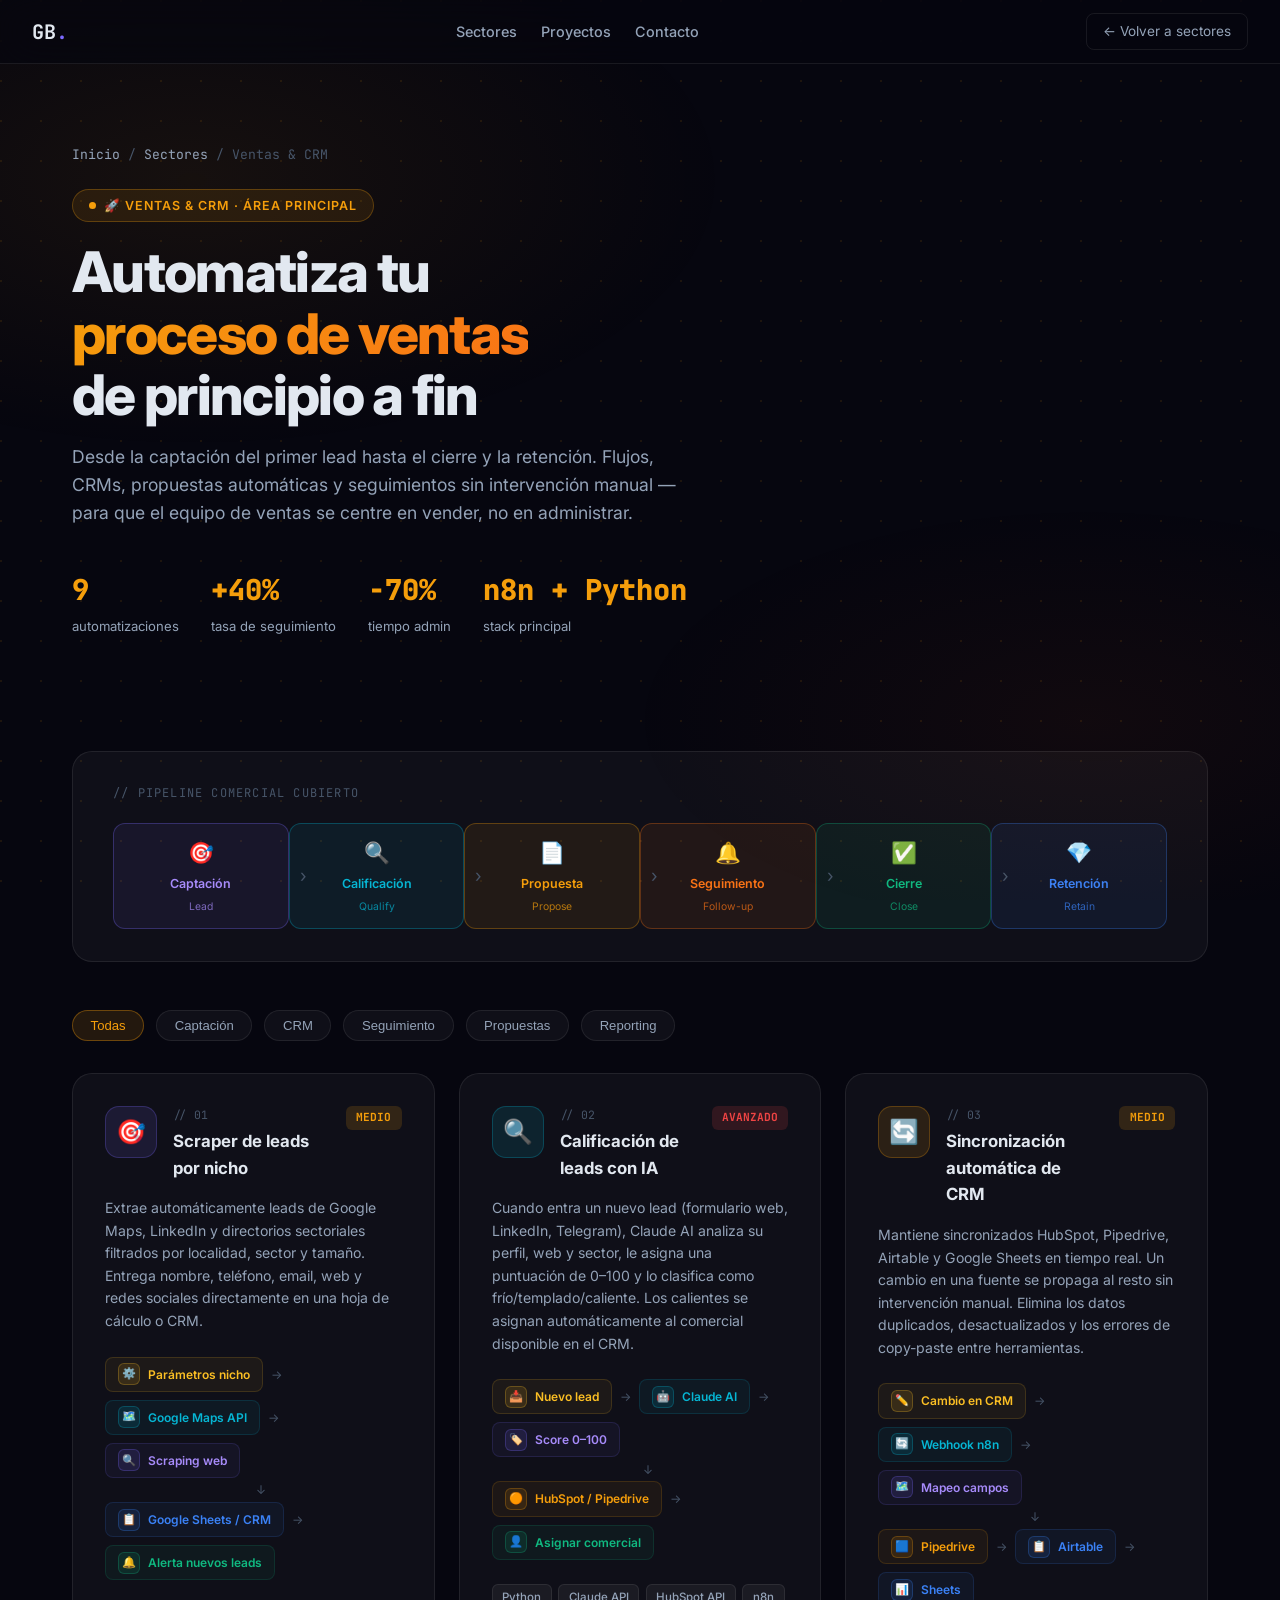
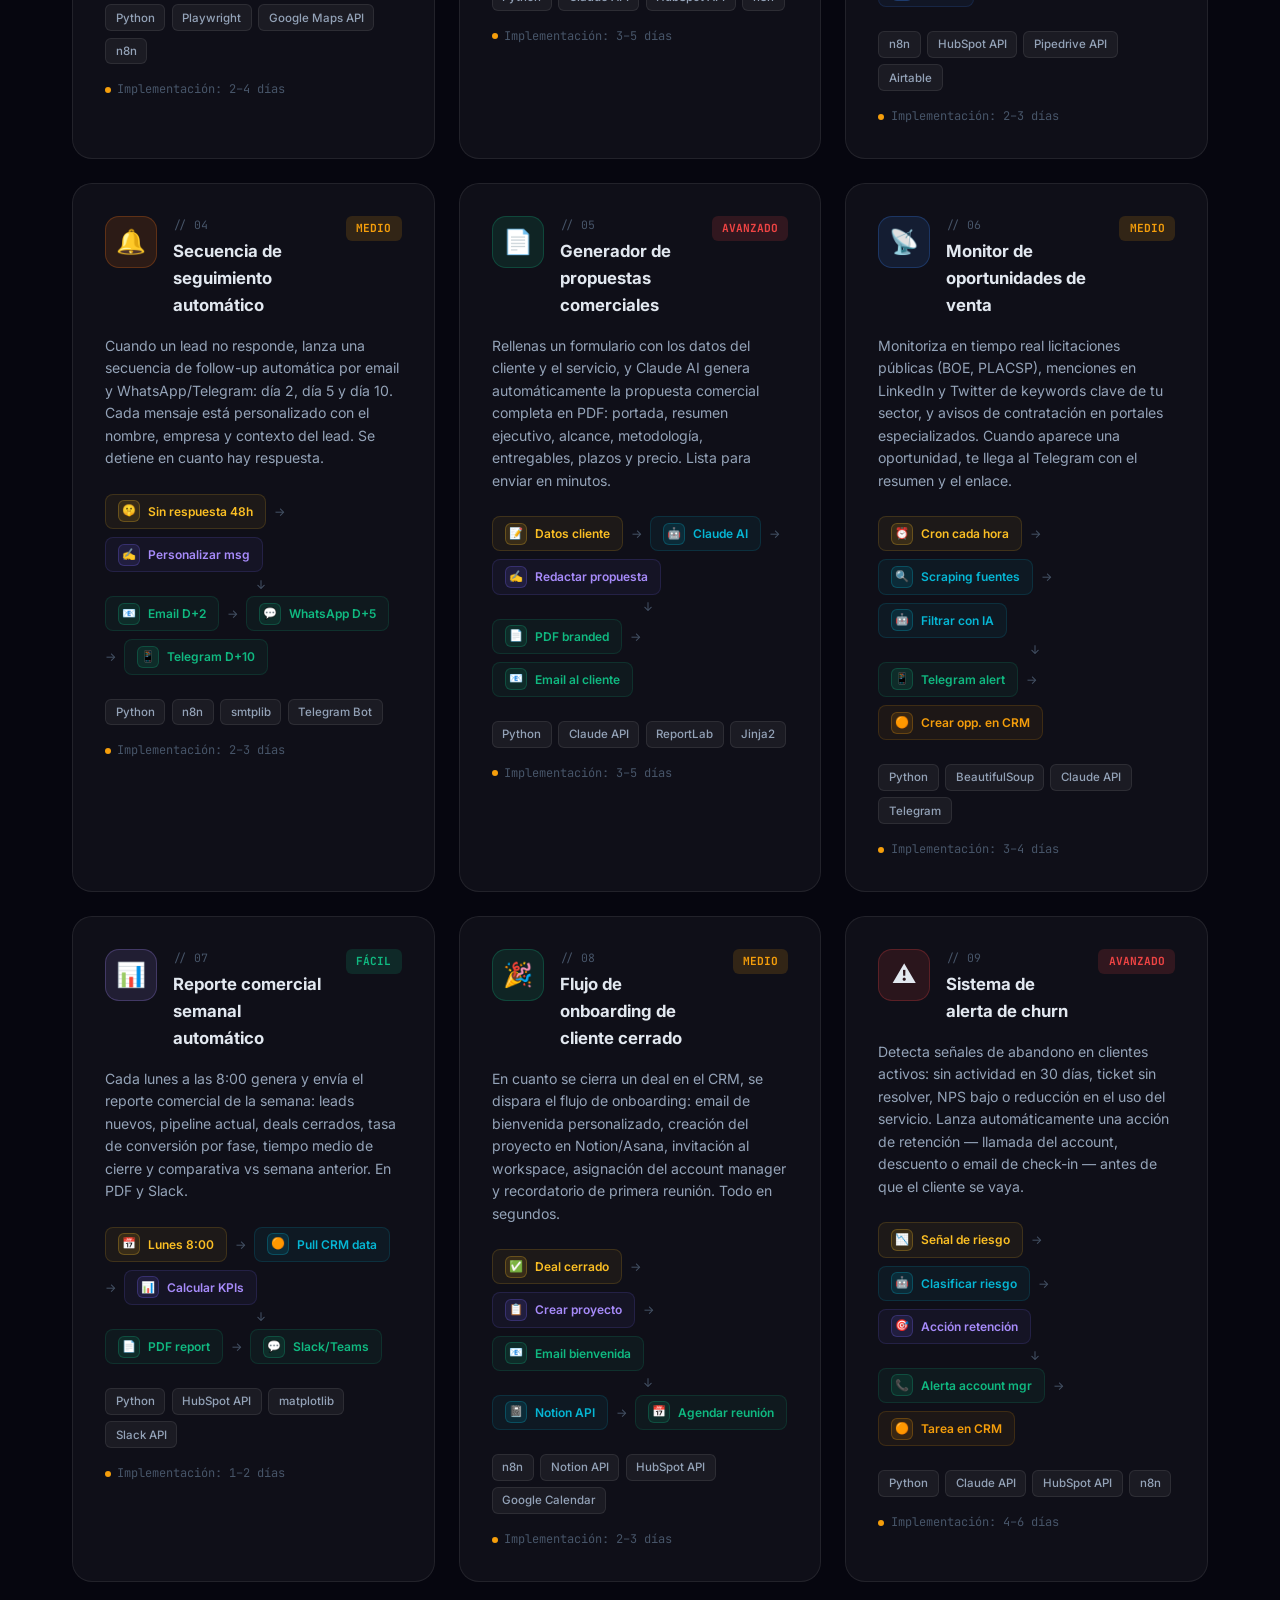
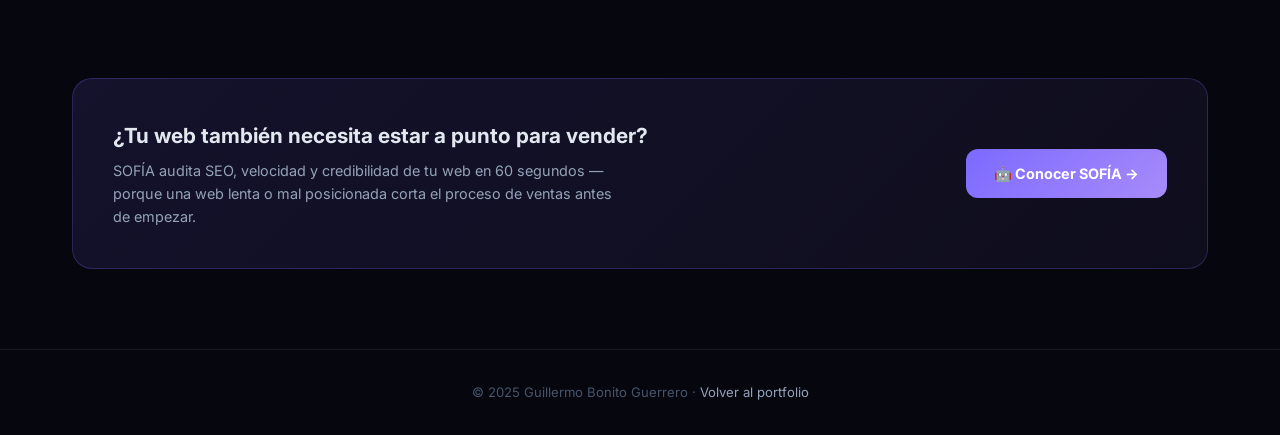
<file: ventas.html>
<!DOCTYPE html>
<html lang="es">
<head>
  <meta charset="UTF-8" />
  <meta name="viewport" content="width=device-width, initial-scale=1.0" />
  <title>Automatizaciones de Ventas & CRM — Guillermo Bonito</title>
  <meta name="description" content="9 automatizaciones de ventas: flujos CRM, captación de leads, seguimiento automático, propuestas y reporting comercial." />
  <link rel="preconnect" href="https://fonts.googleapis.com" />
  <link rel="preconnect" href="https://fonts.gstatic.com" crossorigin />
  <link href="https://fonts.googleapis.com/css2?family=Inter:wght@400;500;600;700&family=JetBrains+Mono:wght@400;500&display=swap" rel="stylesheet" />
  <style>
    *, *::before, *::after { box-sizing: border-box; margin: 0; padding: 0; }

    :root {
      --bg: #06060f;
      --bg2: #0d0d1a;
      --purple: #7c6aff;
      --purple-light: #a78bfa;
      --amber: #f59e0b;
      --amber-dark: #d97706;
      --cyan: #06b6d4;
      --blue: #3b82f6;
      --green: #10b981;
      --red: #ef4444;
      --orange: #f97316;
      --glass: rgba(255,255,255,0.04);
      --glass-border: rgba(255,255,255,0.08);
      --text: #e2e8f0;
      --text-muted: #94a3b8;
      --text-dim: #475569;
    }

    html { scroll-behavior: smooth; }
    body {
      background: var(--bg);
      color: var(--text);
      font-family: 'Inter', sans-serif;
      overflow-x: hidden;
      line-height: 1.6;
    }

    body::before {
      content: '';
      position: fixed;
      inset: 0;
      background-image: radial-gradient(circle at 1px 1px, rgba(245,158,11,0.1) 1px, transparent 0);
      background-size: 40px 40px;
      pointer-events: none;
      z-index: 0;
      animation: bgDrift 20s ease-in-out infinite alternate;
    }
    @keyframes bgDrift { from { background-position: 0 0; } to { background-position: 40px 40px; } }

    body::after {
      content: '';
      position: fixed; inset: 0;
      background:
        radial-gradient(ellipse 70% 50% at 15% 20%, rgba(245,158,11,0.07) 0%, transparent 60%),
        radial-gradient(ellipse 60% 40% at 85% 80%, rgba(234,88,12,0.05) 0%, transparent 60%);
      pointer-events: none; z-index: 0;
    }

    nav, main, footer, section, header { position: relative; z-index: 1; }

    /* NAV */
    .nav {
      position: fixed; top: 0; left: 0; right: 0; z-index: 100;
      display: flex; align-items: center; justify-content: space-between;
      padding: 0 2rem; height: 64px;
      background: rgba(6,6,15,0.7);
      backdrop-filter: blur(20px); -webkit-backdrop-filter: blur(20px);
      border-bottom: 1px solid var(--glass-border);
    }
    .nav-logo { font-family: 'JetBrains Mono', monospace; font-weight: 700; font-size: 1.25rem; color: var(--text); text-decoration: none; }
    .nav-logo .accent { color: var(--purple); }
    .nav-links { display: flex; align-items: center; gap: 1.5rem; }
    .nav-links a { color: var(--text-muted); text-decoration: none; font-size: 0.9rem; font-weight: 500; transition: color 0.2s; }
    .nav-links a:hover { color: var(--text); }
    .nav-back {
      display: flex; align-items: center; gap: 0.5rem;
      color: var(--text-muted); font-size: 0.85rem; text-decoration: none;
      border: 1px solid var(--glass-border); padding: 0.4rem 1rem; border-radius: 8px; transition: all 0.2s;
    }
    .nav-back:hover { color: var(--text); border-color: rgba(255,255,255,0.2); }

    /* HERO */
    .hero { padding: 9rem 2rem 4rem; max-width: 1200px; margin: 0 auto; }

    .breadcrumb {
      display: flex; align-items: center; gap: 0.5rem;
      font-size: 0.82rem; color: var(--text-dim);
      font-family: 'JetBrains Mono', monospace; margin-bottom: 1.5rem;
    }
    .breadcrumb a { color: var(--text-muted); text-decoration: none; }
    .breadcrumb a:hover { color: var(--text); }

    .sector-badge {
      display: inline-flex; align-items: center; gap: 0.5rem;
      background: rgba(245,158,11,0.1); border: 1px solid rgba(245,158,11,0.28);
      border-radius: 999px; padding: 0.35rem 1rem;
      font-size: 0.78rem; font-weight: 600; color: var(--amber);
      text-transform: uppercase; letter-spacing: 0.08em; margin-bottom: 1.25rem;
    }
    .sector-badge::before { content: ''; width: 7px; height: 7px; border-radius: 50%; background: var(--amber); animation: blink 1.4s ease-in-out infinite; }
    @keyframes blink { 0%,100%{opacity:1} 50%{opacity:0.2} }

    .hero-title {
      font-size: clamp(2.2rem, 5vw, 3.5rem); font-weight: 800;
      line-height: 1.1; letter-spacing: -0.03em; margin-bottom: 1rem;
    }
    .hero-title .hl {
      background: linear-gradient(135deg, #f59e0b, #f97316);
      -webkit-background-clip: text; -webkit-text-fill-color: transparent; background-clip: text;
    }
    .hero-subtitle { font-size: 1.1rem; color: var(--text-muted); max-width: 620px; margin-bottom: 2.5rem; }

    .hero-stats { display: flex; flex-wrap: wrap; gap: 2rem; margin-bottom: 3rem; }
    .hero-stat strong { display: block; font-size: 1.8rem; font-weight: 800; color: var(--amber); font-family: 'JetBrains Mono', monospace; }
    .hero-stat span { font-size: 0.82rem; color: var(--text-muted); }

    /* PIPELINE VISUAL */
    .pipeline {
      max-width: 1200px; margin: 0 auto 3rem; padding: 0 2rem;
    }
    .pipeline-inner {
      background: var(--glass); border: 1px solid var(--glass-border);
      border-radius: 20px; padding: 2rem 2.5rem;
      overflow-x: auto;
    }
    .pipeline-label { font-size: 0.75rem; font-family: 'JetBrains Mono', monospace; color: var(--text-dim); text-transform: uppercase; letter-spacing: 0.1em; margin-bottom: 1.25rem; }
    .pipeline-stages {
      display: flex; align-items: center; gap: 0;
      min-width: 700px;
    }
    .pipeline-stage {
      flex: 1; text-align: center; position: relative;
    }
    .pipeline-stage-box {
      padding: 0.75rem 0.5rem;
      border-radius: 12px;
      border: 1px solid;
      font-size: 0.78rem; font-weight: 600;
      display: flex; flex-direction: column; align-items: center; gap: 0.3rem;
    }
    .pipeline-stage-box .emoji { font-size: 1.3rem; }
    .pipeline-connector {
      position: absolute; top: 50%; right: -18px;
      transform: translateY(-50%);
      font-size: 1.1rem; color: var(--text-dim); z-index: 2;
    }
    .ps-lead    { background:rgba(124,106,255,0.08); border-color:rgba(124,106,255,0.3); color:#a78bfa; }
    .ps-qualify { background:rgba(6,182,212,0.08);  border-color:rgba(6,182,212,0.3);   color:#06b6d4; }
    .ps-propose { background:rgba(245,158,11,0.08); border-color:rgba(245,158,11,0.3);   color:#f59e0b; }
    .ps-follow  { background:rgba(249,115,22,0.08); border-color:rgba(249,115,22,0.3);   color:#f97316; }
    .ps-close   { background:rgba(16,185,129,0.08); border-color:rgba(16,185,129,0.3);   color:#10b981; }
    .ps-retain  { background:rgba(59,130,246,0.08); border-color:rgba(59,130,246,0.3);   color:#3b82f6; }

    /* FILTER */
    .filter-bar { max-width: 1200px; margin: 0 auto 2rem; padding: 0 2rem; display: flex; flex-wrap: wrap; gap: 0.75rem; }
    .filter-btn {
      padding: 0.45rem 1.1rem; border-radius: 999px;
      border: 1px solid var(--glass-border); background: var(--glass);
      color: var(--text-muted); font-size: 0.82rem; font-weight: 500; cursor: pointer; transition: all 0.2s;
    }
    .filter-btn:hover, .filter-btn.active {
      background: rgba(245,158,11,0.12); border-color: rgba(245,158,11,0.35); color: var(--amber);
    }

    /* GRID */
    .projects-grid { max-width: 1200px; margin: 0 auto; padding: 0 2rem 6rem; display: grid; grid-template-columns: repeat(auto-fill, minmax(340px, 1fr)); gap: 1.5rem; }

    /* CARD */
    .pcard {
      background: var(--glass); border: 1px solid var(--glass-border);
      border-radius: 20px; padding: 2rem;
      display: flex; flex-direction: column; gap: 1rem;
      transition: transform 0.25s ease, border-color 0.25s ease, box-shadow 0.25s ease;
      position: relative; overflow: hidden;
    }
    .pcard::before {
      content: ''; position: absolute; top: 0; left: 0; right: 0; height: 3px;
      background: linear-gradient(90deg, #f59e0b, #f97316); opacity: 0; transition: opacity 0.3s;
    }
    .pcard:hover { transform: translateY(-4px); border-color: rgba(245,158,11,0.25); box-shadow: 0 16px 48px rgba(0,0,0,0.3); }
    .pcard:hover::before { opacity: 1; }

    .pcard-header { display: flex; align-items: flex-start; justify-content: space-between; gap: 1rem; }
    .pcard-icon { width: 52px; height: 52px; flex-shrink: 0; border-radius: 14px; display: flex; align-items: center; justify-content: center; font-size: 1.5rem; }
    .pcard-meta { flex: 1; }
    .pcard-num { font-family: 'JetBrains Mono', monospace; font-size: 0.72rem; color: var(--text-dim); margin-bottom: 0.2rem; }
    .pcard-title { font-size: 1.05rem; font-weight: 700; color: var(--text); }
    .pcard-diff { padding: 0.2rem 0.65rem; border-radius: 6px; font-size: 0.7rem; font-weight: 700; font-family: 'JetBrains Mono', monospace; flex-shrink: 0; }
    .diff-easy { background: rgba(16,185,129,0.15); color: var(--green); }
    .diff-med  { background: rgba(245,158,11,0.15); color: var(--amber); }
    .diff-hard { background: rgba(239,68,68,0.15);  color: var(--red); }

    .pcard-desc { font-size: 0.88rem; color: var(--text-muted); line-height: 1.6; }

    /* WORKFLOW */
    .wf { display: flex; flex-direction: column; gap: 0; margin: 0.5rem 0; }
    .wf-row { display: flex; align-items: center; gap: 0.5rem; flex-wrap: wrap; }
    .wf-node { display: flex; align-items: center; gap: 0.5rem; padding: 0.35rem 0.75rem; border-radius: 8px; font-size: 0.75rem; font-weight: 600; white-space: nowrap; }
    .wf-icon { width: 22px; height: 22px; border-radius: 6px; display: flex; align-items: center; justify-content: center; font-size: 0.7rem; flex-shrink: 0; }
    .wf-arrow { font-size: 0.75rem; color: var(--text-dim); display: flex; align-items: center; }
    .wf-arrow::after { content: '→'; }
    .wf-arrow-down { width: 100%; display: flex; justify-content: center; color: var(--text-dim); font-size: 0.75rem; padding: 0.15rem 0 0.15rem 1rem; }

    .wf-trigger .wf-icon { background:rgba(251,191,36,0.12);border:1px solid rgba(251,191,36,0.25);color:#fbbf24; }
    .wf-trigger { color:#fbbf24; background:rgba(251,191,36,0.06); border:1px solid rgba(251,191,36,0.15); }
    .wf-process .wf-icon { background:rgba(124,106,255,0.12);border:1px solid rgba(124,106,255,0.25);color:#7c6aff; }
    .wf-process { color:#a78bfa; background:rgba(124,106,255,0.06); border:1px solid rgba(124,106,255,0.15); }
    .wf-api .wf-icon { background:rgba(6,182,212,0.12);border:1px solid rgba(6,182,212,0.25);color:#06b6d4; }
    .wf-api { color:#06b6d4; background:rgba(6,182,212,0.06); border:1px solid rgba(6,182,212,0.15); }
    .wf-storage .wf-icon { background:rgba(59,130,246,0.12);border:1px solid rgba(59,130,246,0.25);color:#3b82f6; }
    .wf-storage { color:#3b82f6; background:rgba(59,130,246,0.06); border:1px solid rgba(59,130,246,0.15); }
    .wf-output .wf-icon { background:rgba(16,185,129,0.12);border:1px solid rgba(16,185,129,0.25);color:#10b981; }
    .wf-output { color:#10b981; background:rgba(16,185,129,0.06); border:1px solid rgba(16,185,129,0.15); }
    .wf-crm .wf-icon { background:rgba(245,158,11,0.12);border:1px solid rgba(245,158,11,0.25);color:#f59e0b; }
    .wf-crm { color:#f59e0b; background:rgba(245,158,11,0.06); border:1px solid rgba(245,158,11,0.15); }

    .pcard-tags { display: flex; flex-wrap: wrap; gap: 0.4rem; }
    .tag { padding: 0.2rem 0.6rem; border-radius: 6px; font-size: 0.72rem; font-weight: 500; background: rgba(255,255,255,0.05); border: 1px solid rgba(255,255,255,0.08); color: var(--text-muted); }
    .pcard-time { display: flex; align-items: center; gap: 0.4rem; font-size: 0.75rem; color: var(--text-dim); font-family: 'JetBrains Mono', monospace; }
    .pcard-time .dot { width: 6px; height: 6px; border-radius: 50%; background: var(--amber); animation: blink 1.4s ease-in-out infinite; }

    .pcard-cta {
      display: inline-flex; align-items: center; gap: 0.5rem;
      margin-top: auto; padding: 0.6rem 1.2rem; border-radius: 10px;
      border: 1px solid rgba(245,158,11,0.3); background: rgba(245,158,11,0.08);
      color: var(--amber); font-size: 0.82rem; font-weight: 600;
      text-decoration: none; transition: all 0.2s; align-self: flex-start;
    }
    .pcard-cta:hover { background: rgba(245,158,11,0.16); border-color: rgba(245,158,11,0.5); }

    /* CRM BADGE */
    .crm-badge {
      display: inline-flex; align-items: center; gap: 0.4rem;
      padding: 0.15rem 0.6rem; border-radius: 6px; font-size: 0.7rem; font-weight: 600;
      background: rgba(245,158,11,0.1); border: 1px solid rgba(245,158,11,0.25); color: var(--amber);
    }

    /* SOFIA BANNER */
    .sofia-banner { max-width: 1200px; margin: 0 auto 5rem; padding: 0 2rem; }
    .sofia-banner-inner {
      background: linear-gradient(135deg, rgba(124,106,255,0.12), rgba(167,139,250,0.06));
      border: 1px solid rgba(124,106,255,0.25); border-radius: 20px; padding: 2.5rem;
      display: flex; flex-wrap: wrap; align-items: center; justify-content: space-between; gap: 1.5rem;
    }
    .sofia-banner h3 { font-size: 1.3rem; font-weight: 700; margin-bottom: 0.4rem; }
    .sofia-banner p { font-size: 0.9rem; color: var(--text-muted); max-width: 500px; }
    .sofia-btn {
      display: inline-flex; align-items: center; gap: 0.5rem;
      padding: 0.8rem 1.75rem; border-radius: 12px;
      background: linear-gradient(135deg, #7c6aff, #a78bfa); color: #fff;
      font-weight: 700; font-size: 0.9rem; text-decoration: none; white-space: nowrap; transition: opacity 0.2s, transform 0.2s;
    }
    .sofia-btn:hover { opacity: 0.9; transform: translateY(-1px); }

    footer { border-top: 1px solid var(--glass-border); padding: 2rem; text-align: center; font-size: 0.82rem; color: var(--text-dim); }
    footer a { color: var(--text-muted); text-decoration: none; }
    footer a:hover { color: var(--text); }

    .fade-up { opacity: 0; transform: translateY(24px); transition: opacity 0.6s ease, transform 0.6s ease; }
    .fade-up.visible { opacity: 1; transform: translateY(0); }
  </style>
</head>
<body>

  <nav class="nav">
    <a href="index.html" class="nav-logo">GB<span class="accent">.</span></a>
    <div class="nav-links">
      <a href="index.html#sectores">Sectores</a>
      <a href="index.html#proyectos">Proyectos</a>
      <a href="index.html#contacto">Contacto</a>
    </div>
    <a href="index.html#sectores" class="nav-back">← Volver a sectores</a>
  </nav>

  <header class="hero">
    <div class="breadcrumb fade-up">
      <a href="index.html">Inicio</a>
      <span>/</span>
      <a href="index.html#sectores">Sectores</a>
      <span>/</span>
      <span>Ventas &amp; CRM</span>
    </div>

    <div class="sector-badge fade-up">🚀 Ventas &amp; CRM · Área principal</div>

    <h1 class="hero-title fade-up">
      Automatiza tu<br><span class="hl">proceso de ventas</span><br>de principio a fin
    </h1>
    <p class="hero-subtitle fade-up">
      Desde la captación del primer lead hasta el cierre y la retención. Flujos, CRMs, propuestas automáticas y seguimientos sin intervención manual — para que el equipo de ventas se centre en vender, no en administrar.
    </p>

    <div class="hero-stats fade-up">
      <div class="hero-stat"><strong>9</strong><span>automatizaciones</span></div>
      <div class="hero-stat"><strong>+40%</strong><span>tasa de seguimiento</span></div>
      <div class="hero-stat"><strong>−70%</strong><span>tiempo admin</span></div>
      <div class="hero-stat"><strong>n8n + Python</strong><span>stack principal</span></div>
    </div>
  </header>

  <!-- PIPELINE VISUAL -->
  <div class="pipeline fade-up">
    <div class="pipeline-inner">
      <div class="pipeline-label">// pipeline comercial cubierto</div>
      <div class="pipeline-stages">
        <div class="pipeline-stage">
          <div class="pipeline-stage-box ps-lead"><span class="emoji">🎯</span>Captación<br><small style="font-weight:400;opacity:0.7">Lead</small></div>
          <div class="pipeline-connector">›</div>
        </div>
        <div class="pipeline-stage">
          <div class="pipeline-stage-box ps-qualify"><span class="emoji">🔍</span>Calificación<br><small style="font-weight:400;opacity:0.7">Qualify</small></div>
          <div class="pipeline-connector">›</div>
        </div>
        <div class="pipeline-stage">
          <div class="pipeline-stage-box ps-propose"><span class="emoji">📄</span>Propuesta<br><small style="font-weight:400;opacity:0.7">Propose</small></div>
          <div class="pipeline-connector">›</div>
        </div>
        <div class="pipeline-stage">
          <div class="pipeline-stage-box ps-follow"><span class="emoji">🔔</span>Seguimiento<br><small style="font-weight:400;opacity:0.7">Follow-up</small></div>
          <div class="pipeline-connector">›</div>
        </div>
        <div class="pipeline-stage">
          <div class="pipeline-stage-box ps-close"><span class="emoji">✅</span>Cierre<br><small style="font-weight:400;opacity:0.7">Close</small></div>
          <div class="pipeline-connector">›</div>
        </div>
        <div class="pipeline-stage">
          <div class="pipeline-stage-box ps-retain"><span class="emoji">💎</span>Retención<br><small style="font-weight:400;opacity:0.7">Retain</small></div>
        </div>
      </div>
    </div>
  </div>

  <!-- FILTER -->
  <div class="filter-bar fade-up">
    <button class="filter-btn active" data-filter="all">Todas</button>
    <button class="filter-btn" data-filter="leads">Captación</button>
    <button class="filter-btn" data-filter="crm">CRM</button>
    <button class="filter-btn" data-filter="seguimiento">Seguimiento</button>
    <button class="filter-btn" data-filter="propuestas">Propuestas</button>
    <button class="filter-btn" data-filter="reporting">Reporting</button>
  </div>

  <div class="projects-grid">

    <!-- 01 SCRAPER DE LEADS -->
    <div class="pcard fade-up" data-tags="leads">
      <div class="pcard-header">
        <div class="pcard-icon" style="background:rgba(124,106,255,0.12);border:1px solid rgba(124,106,255,0.25);">🎯</div>
        <div class="pcard-meta">
          <div class="pcard-num">// 01</div>
          <div class="pcard-title">Scraper de leads por nicho</div>
        </div>
        <span class="pcard-diff diff-med">MEDIO</span>
      </div>
      <p class="pcard-desc">
        Extrae automáticamente leads de Google Maps, LinkedIn y directorios sectoriales filtrados por localidad, sector y tamaño. Entrega nombre, teléfono, email, web y redes sociales directamente en una hoja de cálculo o CRM.
      </p>
      <div class="wf">
        <div class="wf-row">
          <div class="wf-node wf-trigger"><div class="wf-icon">⚙️</div>Parámetros nicho</div>
          <div class="wf-arrow"></div>
          <div class="wf-node wf-api"><div class="wf-icon">🗺️</div>Google Maps API</div>
          <div class="wf-arrow"></div>
          <div class="wf-node wf-process"><div class="wf-icon">🔍</div>Scraping web</div>
        </div>
        <div class="wf-arrow-down">↓</div>
        <div class="wf-row">
          <div class="wf-node wf-storage"><div class="wf-icon">📋</div>Google Sheets / CRM</div>
          <div class="wf-arrow"></div>
          <div class="wf-node wf-output"><div class="wf-icon">🔔</div>Alerta nuevos leads</div>
        </div>
      </div>
      <div class="pcard-tags">
        <span class="tag">Python</span><span class="tag">Playwright</span><span class="tag">Google Maps API</span><span class="tag">n8n</span>
      </div>
      <div class="pcard-time"><div class="dot"></div>Implementación: 2–4 días</div>
    </div>

    <!-- 02 CALIFICACIÓN AUTOMÁTICA DE LEADS -->
    <div class="pcard fade-up" data-tags="leads crm">
      <div class="pcard-header">
        <div class="pcard-icon" style="background:rgba(6,182,212,0.12);border:1px solid rgba(6,182,212,0.25);">🔍</div>
        <div class="pcard-meta">
          <div class="pcard-num">// 02</div>
          <div class="pcard-title">Calificación de leads con IA</div>
        </div>
        <span class="pcard-diff diff-hard">AVANZADO</span>
      </div>
      <p class="pcard-desc">
        Cuando entra un nuevo lead (formulario web, LinkedIn, Telegram), Claude AI analiza su perfil, web y sector, le asigna una puntuación de 0–100 y lo clasifica como frío/templado/caliente. Los calientes se asignan automáticamente al comercial disponible en el CRM.
      </p>
      <div class="wf">
        <div class="wf-row">
          <div class="wf-node wf-trigger"><div class="wf-icon">📥</div>Nuevo lead</div>
          <div class="wf-arrow"></div>
          <div class="wf-node wf-api"><div class="wf-icon">🤖</div>Claude AI</div>
          <div class="wf-arrow"></div>
          <div class="wf-node wf-process"><div class="wf-icon">🏷️</div>Score 0–100</div>
        </div>
        <div class="wf-arrow-down">↓</div>
        <div class="wf-row">
          <div class="wf-node wf-crm"><div class="wf-icon">🟠</div>HubSpot / Pipedrive</div>
          <div class="wf-arrow"></div>
          <div class="wf-node wf-output"><div class="wf-icon">👤</div>Asignar comercial</div>
        </div>
      </div>
      <div class="pcard-tags">
        <span class="tag">Python</span><span class="tag">Claude API</span><span class="tag">HubSpot API</span><span class="tag">n8n</span>
      </div>
      <div class="pcard-time"><div class="dot"></div>Implementación: 3–5 días</div>
    </div>

    <!-- 03 SINCRONIZACIÓN CRM AUTOMÁTICA -->
    <div class="pcard fade-up" data-tags="crm">
      <div class="pcard-header">
        <div class="pcard-icon" style="background:rgba(245,158,11,0.12);border:1px solid rgba(245,158,11,0.25);">🔄</div>
        <div class="pcard-meta">
          <div class="pcard-num">// 03</div>
          <div class="pcard-title">Sincronización automática de CRM</div>
        </div>
        <span class="pcard-diff diff-med">MEDIO</span>
      </div>
      <p class="pcard-desc">
        Mantiene sincronizados HubSpot, Pipedrive, Airtable y Google Sheets en tiempo real. Un cambio en una fuente se propaga al resto sin intervención manual. Elimina los datos duplicados, desactualizados y los errores de copy-paste entre herramientas.
      </p>
      <div class="wf">
        <div class="wf-row">
          <div class="wf-node wf-trigger"><div class="wf-icon">✏️</div>Cambio en CRM</div>
          <div class="wf-arrow"></div>
          <div class="wf-node wf-api"><div class="wf-icon">🔄</div>Webhook n8n</div>
          <div class="wf-arrow"></div>
          <div class="wf-node wf-process"><div class="wf-icon">🗺️</div>Mapeo campos</div>
        </div>
        <div class="wf-arrow-down">↓</div>
        <div class="wf-row">
          <div class="wf-node wf-crm"><div class="wf-icon">🟦</div>Pipedrive</div>
          <div class="wf-arrow"></div>
          <div class="wf-node wf-storage"><div class="wf-icon">📋</div>Airtable</div>
          <div class="wf-arrow"></div>
          <div class="wf-node wf-storage"><div class="wf-icon">📊</div>Sheets</div>
        </div>
      </div>
      <div class="pcard-tags">
        <span class="tag">n8n</span><span class="tag">HubSpot API</span><span class="tag">Pipedrive API</span><span class="tag">Airtable</span>
      </div>
      <div class="pcard-time"><div class="dot"></div>Implementación: 2–3 días</div>
    </div>

    <!-- 04 SEGUIMIENTO AUTOMÁTICO -->
    <div class="pcard fade-up" data-tags="seguimiento">
      <div class="pcard-header">
        <div class="pcard-icon" style="background:rgba(249,115,22,0.12);border:1px solid rgba(249,115,22,0.25);">🔔</div>
        <div class="pcard-meta">
          <div class="pcard-num">// 04</div>
          <div class="pcard-title">Secuencia de seguimiento automático</div>
        </div>
        <span class="pcard-diff diff-med">MEDIO</span>
      </div>
      <p class="pcard-desc">
        Cuando un lead no responde, lanza una secuencia de follow-up automática por email y WhatsApp/Telegram: día 2, día 5 y día 10. Cada mensaje está personalizado con el nombre, empresa y contexto del lead. Se detiene en cuanto hay respuesta.
      </p>
      <div class="wf">
        <div class="wf-row">
          <div class="wf-node wf-trigger"><div class="wf-icon">🤫</div>Sin respuesta 48h</div>
          <div class="wf-arrow"></div>
          <div class="wf-node wf-process"><div class="wf-icon">✍️</div>Personalizar msg</div>
        </div>
        <div class="wf-arrow-down">↓</div>
        <div class="wf-row">
          <div class="wf-node wf-output"><div class="wf-icon">📧</div>Email D+2</div>
          <div class="wf-arrow"></div>
          <div class="wf-node wf-output"><div class="wf-icon">💬</div>WhatsApp D+5</div>
          <div class="wf-arrow"></div>
          <div class="wf-node wf-output"><div class="wf-icon">📱</div>Telegram D+10</div>
        </div>
      </div>
      <div class="pcard-tags">
        <span class="tag">Python</span><span class="tag">n8n</span><span class="tag">smtplib</span><span class="tag">Telegram Bot</span>
      </div>
      <div class="pcard-time"><div class="dot"></div>Implementación: 2–3 días</div>
    </div>

    <!-- 05 GENERADOR DE PROPUESTAS -->
    <div class="pcard fade-up" data-tags="propuestas">
      <div class="pcard-header">
        <div class="pcard-icon" style="background:rgba(16,185,129,0.12);border:1px solid rgba(16,185,129,0.25);">📄</div>
        <div class="pcard-meta">
          <div class="pcard-num">// 05</div>
          <div class="pcard-title">Generador de propuestas comerciales</div>
        </div>
        <span class="pcard-diff diff-hard">AVANZADO</span>
      </div>
      <p class="pcard-desc">
        Rellenas un formulario con los datos del cliente y el servicio, y Claude AI genera automáticamente la propuesta comercial completa en PDF: portada, resumen ejecutivo, alcance, metodología, entregables, plazos y precio. Lista para enviar en minutos.
      </p>
      <div class="wf">
        <div class="wf-row">
          <div class="wf-node wf-trigger"><div class="wf-icon">📝</div>Datos cliente</div>
          <div class="wf-arrow"></div>
          <div class="wf-node wf-api"><div class="wf-icon">🤖</div>Claude AI</div>
          <div class="wf-arrow"></div>
          <div class="wf-node wf-process"><div class="wf-icon">✍️</div>Redactar propuesta</div>
        </div>
        <div class="wf-arrow-down">↓</div>
        <div class="wf-row">
          <div class="wf-node wf-output"><div class="wf-icon">📄</div>PDF branded</div>
          <div class="wf-arrow"></div>
          <div class="wf-node wf-output"><div class="wf-icon">📧</div>Email al cliente</div>
        </div>
      </div>
      <div class="pcard-tags">
        <span class="tag">Python</span><span class="tag">Claude API</span><span class="tag">ReportLab</span><span class="tag">Jinja2</span>
      </div>
      <div class="pcard-time"><div class="dot"></div>Implementación: 3–5 días</div>
    </div>

    <!-- 06 MONITORING DE OPORTUNIDADES -->
    <div class="pcard fade-up" data-tags="leads crm">
      <div class="pcard-header">
        <div class="pcard-icon" style="background:rgba(59,130,246,0.12);border:1px solid rgba(59,130,246,0.25);">📡</div>
        <div class="pcard-meta">
          <div class="pcard-num">// 06</div>
          <div class="pcard-title">Monitor de oportunidades de venta</div>
        </div>
        <span class="pcard-diff diff-med">MEDIO</span>
      </div>
      <p class="pcard-desc">
        Monitoriza en tiempo real licitaciones públicas (BOE, PLACSP), menciones en LinkedIn y Twitter de keywords clave de tu sector, y avisos de contratación en portales especializados. Cuando aparece una oportunidad, te llega al Telegram con el resumen y el enlace.
      </p>
      <div class="wf">
        <div class="wf-row">
          <div class="wf-node wf-trigger"><div class="wf-icon">⏰</div>Cron cada hora</div>
          <div class="wf-arrow"></div>
          <div class="wf-node wf-api"><div class="wf-icon">🔍</div>Scraping fuentes</div>
          <div class="wf-arrow"></div>
          <div class="wf-node wf-api"><div class="wf-icon">🤖</div>Filtrar con IA</div>
        </div>
        <div class="wf-arrow-down">↓</div>
        <div class="wf-row">
          <div class="wf-node wf-output"><div class="wf-icon">📱</div>Telegram alert</div>
          <div class="wf-arrow"></div>
          <div class="wf-node wf-crm"><div class="wf-icon">🟠</div>Crear opp. en CRM</div>
        </div>
      </div>
      <div class="pcard-tags">
        <span class="tag">Python</span><span class="tag">BeautifulSoup</span><span class="tag">Claude API</span><span class="tag">Telegram</span>
      </div>
      <div class="pcard-time"><div class="dot"></div>Implementación: 3–4 días</div>
    </div>

    <!-- 07 REPORTE COMERCIAL SEMANAL -->
    <div class="pcard fade-up" data-tags="reporting">
      <div class="pcard-header">
        <div class="pcard-icon" style="background:rgba(167,139,250,0.12);border:1px solid rgba(167,139,250,0.25);">📊</div>
        <div class="pcard-meta">
          <div class="pcard-num">// 07</div>
          <div class="pcard-title">Reporte comercial semanal automático</div>
        </div>
        <span class="pcard-diff diff-easy">FÁCIL</span>
      </div>
      <p class="pcard-desc">
        Cada lunes a las 8:00 genera y envía el reporte comercial de la semana: leads nuevos, pipeline actual, deals cerrados, tasa de conversión por fase, tiempo medio de cierre y comparativa vs semana anterior. En PDF y Slack.
      </p>
      <div class="wf">
        <div class="wf-row">
          <div class="wf-node wf-trigger"><div class="wf-icon">📅</div>Lunes 8:00</div>
          <div class="wf-arrow"></div>
          <div class="wf-node wf-api"><div class="wf-icon">🟠</div>Pull CRM data</div>
          <div class="wf-arrow"></div>
          <div class="wf-node wf-process"><div class="wf-icon">📊</div>Calcular KPIs</div>
        </div>
        <div class="wf-arrow-down">↓</div>
        <div class="wf-row">
          <div class="wf-node wf-output"><div class="wf-icon">📄</div>PDF report</div>
          <div class="wf-arrow"></div>
          <div class="wf-node wf-output"><div class="wf-icon">💬</div>Slack/Teams</div>
        </div>
      </div>
      <div class="pcard-tags">
        <span class="tag">Python</span><span class="tag">HubSpot API</span><span class="tag">matplotlib</span><span class="tag">Slack API</span>
      </div>
      <div class="pcard-time"><div class="dot"></div>Implementación: 1–2 días</div>
    </div>

    <!-- 08 ONBOARDING DE CLIENTE -->
    <div class="pcard fade-up" data-tags="crm seguimiento">
      <div class="pcard-header">
        <div class="pcard-icon" style="background:rgba(16,185,129,0.12);border:1px solid rgba(16,185,129,0.25);">🎉</div>
        <div class="pcard-meta">
          <div class="pcard-num">// 08</div>
          <div class="pcard-title">Flujo de onboarding de cliente cerrado</div>
        </div>
        <span class="pcard-diff diff-med">MEDIO</span>
      </div>
      <p class="pcard-desc">
        En cuanto se cierra un deal en el CRM, se dispara el flujo de onboarding: email de bienvenida personalizado, creación del proyecto en Notion/Asana, invitación al workspace, asignación del account manager y recordatorio de primera reunión. Todo en segundos.
      </p>
      <div class="wf">
        <div class="wf-row">
          <div class="wf-node wf-trigger"><div class="wf-icon">✅</div>Deal cerrado</div>
          <div class="wf-arrow"></div>
          <div class="wf-node wf-process"><div class="wf-icon">📋</div>Crear proyecto</div>
          <div class="wf-arrow"></div>
          <div class="wf-node wf-output"><div class="wf-icon">📧</div>Email bienvenida</div>
        </div>
        <div class="wf-arrow-down">↓</div>
        <div class="wf-row">
          <div class="wf-node wf-api"><div class="wf-icon">📓</div>Notion API</div>
          <div class="wf-arrow"></div>
          <div class="wf-node wf-output"><div class="wf-icon">📅</div>Agendar reunión</div>
        </div>
      </div>
      <div class="pcard-tags">
        <span class="tag">n8n</span><span class="tag">Notion API</span><span class="tag">HubSpot API</span><span class="tag">Google Calendar</span>
      </div>
      <div class="pcard-time"><div class="dot"></div>Implementación: 2–3 días</div>
    </div>

    <!-- 09 ALERTAS DE CHURN -->
    <div class="pcard fade-up" data-tags="seguimiento crm">
      <div class="pcard-header">
        <div class="pcard-icon" style="background:rgba(239,68,68,0.12);border:1px solid rgba(239,68,68,0.25);">⚠️</div>
        <div class="pcard-meta">
          <div class="pcard-num">// 09</div>
          <div class="pcard-title">Sistema de alerta de churn</div>
        </div>
        <span class="pcard-diff diff-hard">AVANZADO</span>
      </div>
      <p class="pcard-desc">
        Detecta señales de abandono en clientes activos: sin actividad en 30 días, ticket sin resolver, NPS bajo o reducción en el uso del servicio. Lanza automáticamente una acción de retención — llamada del account, descuento o email de check-in — antes de que el cliente se vaya.
      </p>
      <div class="wf">
        <div class="wf-row">
          <div class="wf-node wf-trigger"><div class="wf-icon">📉</div>Señal de riesgo</div>
          <div class="wf-arrow"></div>
          <div class="wf-node wf-api"><div class="wf-icon">🤖</div>Clasificar riesgo</div>
          <div class="wf-arrow"></div>
          <div class="wf-node wf-process"><div class="wf-icon">🎯</div>Acción retención</div>
        </div>
        <div class="wf-arrow-down">↓</div>
        <div class="wf-row">
          <div class="wf-node wf-output"><div class="wf-icon">📞</div>Alerta account mgr</div>
          <div class="wf-arrow"></div>
          <div class="wf-node wf-crm"><div class="wf-icon">🟠</div>Tarea en CRM</div>
        </div>
      </div>
      <div class="pcard-tags">
        <span class="tag">Python</span><span class="tag">Claude API</span><span class="tag">HubSpot API</span><span class="tag">n8n</span>
      </div>
      <div class="pcard-time"><div class="dot"></div>Implementación: 4–6 días</div>
    </div>

  </div>

  <!-- SOFIA BANNER -->
  <div class="sofia-banner">
    <div class="sofia-banner-inner fade-up">
      <div>
        <h3>¿Tu web también necesita estar a punto para vender?</h3>
        <p>SOFÍA audita SEO, velocidad y credibilidad de tu web en 60 segundos — porque una web lenta o mal posicionada corta el proceso de ventas antes de empezar.</p>
      </div>
      <a href="index.html#sofia" class="sofia-btn">🤖 Conocer SOFÍA →</a>
    </div>
  </div>

  <footer>
    <p>© 2025 Guillermo Bonito Guerrero · <a href="index.html">Volver al portfolio</a></p>
  </footer>

  <script>
    const io = new IntersectionObserver(entries => {
      entries.forEach(e => { if (e.isIntersecting) { e.target.classList.add('visible'); io.unobserve(e.target); } });
    }, { threshold: 0.1 });
    document.querySelectorAll('.fade-up').forEach(el => io.observe(el));

    const btns = document.querySelectorAll('.filter-btn');
    const cards = document.querySelectorAll('.pcard[data-tags]');
    btns.forEach(btn => {
      btn.addEventListener('click', () => {
        btns.forEach(b => b.classList.remove('active'));
        btn.classList.add('active');
        const f = btn.dataset.filter;
        cards.forEach(c => {
          const tags = c.dataset.tags || '';
          c.style.display = (f === 'all' || tags.includes(f)) ? '' : 'none';
        });
      });
    });
  </script>
</body>
</html>
</file>
<file: style.css>
/* ============================================================
   PORTFOLIO – Guillermo Bonito Guerrero
   Dark-theme automation portfolio stylesheet
   ============================================================ */

/* ── Design tokens ─────────────────────────────────────────── */
:root {
  --bg:      #06060f;
  --bg2:     #0d0d1a;
  --bg3:     #13131f;
  --bg4:     #1a1a2e;
  --border:  #252538;
  --border2: #35355a;
  --text:    #e8e8f5;
  --muted:   #6868a0;
  --muted2:  #9090c0;
  --accent:  #7c6aff;
  --accent2: #a78bfa;
  --accent3: #c084fc;
  --amber:   #fbbf24;
  --cyan:    #22d3ee;
  --green:   #34d399;
  --blue:    #60a5fa;
  --red:     #f87171;
  --radius:    16px;
  --radius-sm: 10px;
  --font: 'Inter', sans-serif;
  --mono: 'JetBrains Mono', monospace;
}

/* ── Reset & base ───────────────────────────────────────────── */
*, *::before, *::after {
  box-sizing: border-box;
  margin: 0;
  padding: 0;
}

html {
  scroll-behavior: smooth;
  -webkit-text-size-adjust: 100%;
}

body {
  background-color: var(--bg);
  color: var(--text);
  font-family: var(--font);
  font-size: 16px;
  line-height: 1.6;
  -webkit-font-smoothing: antialiased;
  -moz-osx-font-smoothing: grayscale;
  overflow-x: hidden;
}

::selection {
  background: rgba(124, 106, 255, 0.35);
  color: #fff;
}

img, svg, video {
  display: block;
  max-width: 100%;
}

a {
  color: inherit;
  text-decoration: none;
}

ul, ol {
  list-style: none;
}

button {
  cursor: pointer;
  font-family: inherit;
  border: none;
  background: none;
}

/* ── Container ──────────────────────────────────────────────── */
.container {
  width: 100%;
  max-width: 1200px;
  margin: 0 auto;
  padding: 0 1.5rem;
}

/* ── Typography ─────────────────────────────────────────────── */
h1, h2, h3, h4, h5, h6 {
  line-height: 1.2;
  font-weight: 700;
  color: var(--text);
}

h1 { font-size: clamp(2.4rem, 5vw, 3.8rem); }
h2 { font-size: clamp(1.8rem, 3vw, 2.4rem); }
h3 { font-size: 1.1rem; }

p { color: var(--muted2); }

/* ── Animations ─────────────────────────────────────────────── */

/* Fade in up */
.fade-up {
  opacity: 0;
  transform: translateY(24px);
  transition: opacity 0.6s ease, transform 0.6s ease;
}
.fade-up.visible {
  opacity: 1;
  transform: translateY(0);
}

/* Stagger delay for grid items */
.fade-up:nth-child(2) { transition-delay: 0.10s; }
.fade-up:nth-child(3) { transition-delay: 0.20s; }
.fade-up:nth-child(4) { transition-delay: 0.30s; }
.fade-up:nth-child(5) { transition-delay: 0.40s; }
.fade-up:nth-child(6) { transition-delay: 0.15s; }

/* Blinking cursor */
@keyframes blink {
  0%, 100% { opacity: 1; }
  50%       { opacity: 0; }
}
.cursor { animation: blink 1s infinite; }

/* Gradient text shimmer */
@keyframes shimmer {
  0%   { background-position: 0%   50%; }
  50%  { background-position: 100% 50%; }
  100% { background-position: 0%   50%; }
}

.gradient-text {
  background: linear-gradient(135deg, #ffffff, #c084fc, #7c6aff, #a78bfa, #ffffff);
  background-size: 300% 300%;
  -webkit-background-clip: text;
  -webkit-text-fill-color: transparent;
  background-clip: text;
  animation: shimmer 6s ease infinite;
}

/* Glow pulse on accent elements */
@keyframes glow-pulse {
  0%, 100% { box-shadow: 0 0 20px rgba(124, 106, 255, 0.2); }
  50%       { box-shadow: 0 0 40px rgba(124, 106, 255, 0.4); }
}

/* Float for decorative elements */
@keyframes float {
  0%, 100% { transform: translateY(0); }
  50%       { transform: translateY(-8px); }
}

/* Typewriter */
@keyframes typing {
  from { width: 0; }
  to   { width: 100%; }
}

/* ── Navigation ─────────────────────────────────────────────── */
.nav {
  position: sticky;
  top: 0;
  z-index: 100;
  background: rgba(6, 6, 15, 0.8);
  backdrop-filter: blur(20px);
  -webkit-backdrop-filter: blur(20px);
  border-bottom: 1px solid var(--border);
}

.nav-inner {
  display: flex;
  align-items: center;
  justify-content: space-between;
  height: 64px;
  gap: 2rem;
}

.nav-logo {
  font-size: 1.25rem;
  font-weight: 800;
  letter-spacing: -0.02em;
  color: var(--text);
  white-space: nowrap;
}

.nav-logo span {
  color: var(--accent);
}

.nav-links {
  display: flex;
  align-items: center;
  gap: 0.25rem;
  flex: 1;
}

.nav-links a {
  font-size: 0.875rem;
  color: var(--muted);
  padding: 0.4rem 0.75rem;
  border-radius: 8px;
  transition: color 0.2s, background 0.2s;
  font-weight: 500;
}

.nav-links a:hover {
  color: var(--text);
  background: rgba(255, 255, 255, 0.05);
}

.nav-actions {
  display: flex;
  align-items: center;
  gap: 0.75rem;
  flex-shrink: 0;
}

.btn-nav-github {
  display: inline-flex;
  align-items: center;
  gap: 0.4rem;
  font-size: 0.8rem;
  font-weight: 600;
  color: var(--muted2);
  border: 1px solid var(--border2);
  border-radius: 8px;
  padding: 0.45rem 0.9rem;
  transition: color 0.2s, border-color 0.2s, background 0.2s;
}

.btn-nav-github:hover {
  color: var(--text);
  border-color: var(--accent);
  background: rgba(124, 106, 255, 0.08);
}

/* ── Hero ───────────────────────────────────────────────────── */
.hero {
  position: relative;
  min-height: 100vh;
  display: flex;
  align-items: center;
  overflow: hidden;
}

/* Grid background */
.hero::before {
  content: '';
  position: absolute;
  inset: 0;
  background-image:
    linear-gradient(rgba(124, 106, 255, 0.03) 1px, transparent 1px),
    linear-gradient(90deg, rgba(124, 106, 255, 0.03) 1px, transparent 1px);
  background-size: 40px 40px;
  pointer-events: none;
  z-index: 0;
}

/* Radial glow behind title */
.hero-glow {
  position: absolute;
  top: 30%;
  left: 35%;
  transform: translate(-50%, -50%);
  width: 700px;
  height: 500px;
  background: radial-gradient(ellipse at center, rgba(124, 106, 255, 0.12) 0%, transparent 70%);
  pointer-events: none;
  z-index: 0;
}

.hero-grid {
  position: relative;
  z-index: 1;
  display: grid;
  grid-template-columns: 1fr 1fr;
  gap: 4rem;
  align-items: center;
  width: 100%;
  padding: 6rem 0 4rem;
}

/* Hero text column */
.hero-text {
  display: flex;
  flex-direction: column;
  gap: 1.5rem;
}

.hero-tag {
  display: inline-flex;
  align-items: center;
  gap: 0.5rem;
  font-size: 0.72rem;
  font-weight: 700;
  letter-spacing: 0.12em;
  text-transform: uppercase;
  color: var(--accent2);
  background: rgba(124, 106, 255, 0.1);
  border: 1px solid rgba(124, 106, 255, 0.25);
  border-radius: 100px;
  padding: 0.35rem 0.85rem;
  width: fit-content;
}

.hero-tag::before {
  content: '';
  width: 6px;
  height: 6px;
  border-radius: 50%;
  background: var(--green);
  animation: glow-pulse 2s ease infinite;
  box-shadow: 0 0 6px var(--green);
}

.hero h1 {
  letter-spacing: -0.03em;
}

.hero-subtitle {
  font-size: 1.15rem;
  color: var(--muted2);
  line-height: 1.65;
  max-width: 480px;
}

.hero-actions {
  display: flex;
  align-items: center;
  gap: 1rem;
  flex-wrap: wrap;
  margin-top: 0.5rem;
}

/* Hero terminal column */
.hero-visual {
  display: flex;
  align-items: center;
  justify-content: center;
}

/* ── Terminal window ────────────────────────────────────────── */
.terminal {
  background: #0a0a14;
  border: 1px solid var(--border);
  border-radius: var(--radius);
  width: 100%;
  max-width: 480px;
  overflow: hidden;
  box-shadow:
    0 30px 80px rgba(0, 0, 0, 0.5),
    0 0 0 1px rgba(124, 106, 255, 0.08);
  animation: float 6s ease infinite;
}

.terminal-bar {
  background: #111120;
  padding: 0.75rem 1rem;
  display: flex;
  align-items: center;
  gap: 0.5rem;
  border-bottom: 1px solid var(--border);
}

.terminal-dots {
  display: flex;
  gap: 6px;
}

.terminal-dot {
  width: 12px;
  height: 12px;
  border-radius: 50%;
}

.terminal-dot.red    { background: #ff5f56; }
.terminal-dot.amber  { background: #ffbd2e; }
.terminal-dot.green  { background: #27c93f; }

.terminal-title {
  flex: 1;
  text-align: center;
  font-size: 0.72rem;
  font-family: var(--mono);
  color: var(--muted);
  font-weight: 500;
}

.terminal-body {
  padding: 1.25rem 1.5rem 1.75rem;
  font-family: var(--mono);
  font-size: 0.82rem;
  line-height: 1.8;
}

.terminal-line {
  display: flex;
  align-items: baseline;
  gap: 0.5rem;
  color: var(--muted2);
}

.terminal-line .prompt {
  color: var(--green);
  flex-shrink: 0;
  font-weight: 700;
}

.terminal-line .cmd {
  color: var(--text);
}

.terminal-line .output {
  color: var(--muted2);
  padding-left: 1.5rem;
}

.terminal-line .success {
  color: var(--green);
  padding-left: 1.5rem;
}

.terminal-line .accent {
  color: var(--accent2);
  padding-left: 1.5rem;
}

.terminal-line .dim {
  color: var(--muted);
  padding-left: 1.5rem;
}

/* Typewriter text */
.typewriter {
  overflow: hidden;
  white-space: nowrap;
  border-right: 2px solid var(--accent);
  animation: typing 2.5s steps(30) forwards, blink 0.8s step-end infinite;
}

/* ── Stats bar ──────────────────────────────────────────────── */
.stats-bar {
  background: var(--bg2);
  border-top: 1px solid var(--border);
  border-bottom: 1px solid var(--border);
  padding: 2.5rem 0;
}

.stats-inner {
  display: flex;
  align-items: center;
  justify-content: center;
  gap: 0;
  flex-wrap: wrap;
}

.stat-item {
  flex: 1;
  min-width: 140px;
  display: flex;
  flex-direction: column;
  align-items: center;
  gap: 0.3rem;
  padding: 1rem 1.5rem;
  position: relative;
  text-align: center;
}

.stat-item + .stat-item::before {
  content: '';
  position: absolute;
  left: 0;
  top: 20%;
  height: 60%;
  width: 1px;
  background: var(--border);
}

.stat-number {
  font-size: 2.4rem;
  font-weight: 800;
  color: var(--accent2);
  letter-spacing: -0.03em;
  line-height: 1;
  font-family: var(--mono);
}

.stat-label {
  font-size: 0.78rem;
  color: var(--muted);
  font-weight: 500;
  letter-spacing: 0.04em;
  text-transform: uppercase;
}

/* ── Section layout ─────────────────────────────────────────── */
.section {
  padding: 5rem 0;
}

.section-header {
  margin-bottom: 3rem;
}

.section-header.centered {
  text-align: center;
  display: flex;
  flex-direction: column;
  align-items: center;
}

.section-title {
  margin-top: 0.75rem;
  margin-bottom: 0.75rem;
}

.section-desc {
  font-size: 1rem;
  color: var(--muted2);
  max-width: 560px;
  line-height: 1.65;
}

/* ── Section label ──────────────────────────────────────────── */
.section-label {
  display: inline-block;
  font-size: 0.7rem;
  font-weight: 700;
  letter-spacing: 0.14em;
  text-transform: uppercase;
  color: var(--accent);
  background: rgba(124, 106, 255, 0.1);
  border: 1px solid rgba(124, 106, 255, 0.2);
  border-radius: 100px;
  padding: 0.3rem 0.8rem;
}

/* ── Projects grid ──────────────────────────────────────────── */
.projects-grid {
  display: grid;
  grid-template-columns: repeat(auto-fill, minmax(360px, 1fr));
  gap: 1.5rem;
}

/* ── Cards ──────────────────────────────────────────────────── */
.card {
  background: rgba(13, 13, 26, 0.7);
  backdrop-filter: blur(20px);
  -webkit-backdrop-filter: blur(20px);
  border: 1px solid var(--border);
  border-radius: var(--radius);
  padding: 1.75rem;
  transition: border-color 0.3s, transform 0.3s, box-shadow 0.3s;
  display: flex;
  flex-direction: column;
  gap: 1rem;
}

.card:hover {
  border-color: var(--accent);
  transform: translateY(-4px);
  box-shadow: 0 20px 60px rgba(124, 106, 255, 0.15);
}

.card-header {
  display: flex;
  align-items: flex-start;
  justify-content: space-between;
  gap: 0.75rem;
}

.card-icon {
  width: 48px;
  height: 48px;
  border-radius: var(--radius-sm);
  display: flex;
  align-items: center;
  justify-content: center;
  font-size: 1.4rem;
  flex-shrink: 0;
  background: rgba(124, 106, 255, 0.1);
  border: 1px solid rgba(124, 106, 255, 0.2);
}

.card-tags {
  display: flex;
  flex-wrap: wrap;
  gap: 0.4rem;
  justify-content: flex-end;
}

.card h3 {
  font-size: 1.1rem;
  font-weight: 700;
  color: var(--text);
  line-height: 1.3;
}

.card-desc {
  font-size: 0.875rem;
  color: var(--muted2);
  line-height: 1.6;
}

.card-footer {
  display: flex;
  align-items: center;
  justify-content: space-between;
  gap: 0.75rem;
  margin-top: auto;
  padding-top: 0.75rem;
  border-top: 1px solid var(--border);
}

/* ── Tags ───────────────────────────────────────────────────── */
.tag {
  display: inline-block;
  font-size: 0.68rem;
  font-weight: 600;
  letter-spacing: 0.04em;
  color: var(--accent2);
  background: rgba(124, 106, 255, 0.12);
  border: 1px solid rgba(124, 106, 255, 0.2);
  border-radius: 100px;
  padding: 0.2rem 0.6rem;
  white-space: nowrap;
  font-family: var(--mono);
}

.tag.cyan {
  color: var(--cyan);
  background: rgba(34, 211, 238, 0.1);
  border-color: rgba(34, 211, 238, 0.2);
}

.tag.green {
  color: var(--green);
  background: rgba(52, 211, 153, 0.1);
  border-color: rgba(52, 211, 153, 0.2);
}

.tag.amber {
  color: var(--amber);
  background: rgba(251, 191, 36, 0.1);
  border-color: rgba(251, 191, 36, 0.2);
}

.tag.blue {
  color: var(--blue);
  background: rgba(96, 165, 250, 0.1);
  border-color: rgba(96, 165, 250, 0.2);
}

/* ── Status badges ──────────────────────────────────────────── */
.status-badge {
  display: inline-flex;
  align-items: center;
  gap: 0.35rem;
  font-size: 0.7rem;
  font-weight: 600;
  letter-spacing: 0.06em;
  text-transform: uppercase;
  border-radius: 100px;
  padding: 0.25rem 0.65rem;
}

.status-badge::before {
  content: '';
  width: 5px;
  height: 5px;
  border-radius: 50%;
}

.status-done {
  color: var(--green);
  background: rgba(52, 211, 153, 0.1);
  border: 1px solid rgba(52, 211, 153, 0.25);
}

.status-done::before {
  background: var(--green);
  box-shadow: 0 0 6px var(--green);
}

.status-wip {
  color: var(--amber);
  background: rgba(251, 191, 36, 0.1);
  border: 1px solid rgba(251, 191, 36, 0.25);
}

.status-wip::before {
  background: var(--amber);
  box-shadow: 0 0 6px var(--amber);
  animation: blink 1.5s infinite;
}

.status-planned {
  color: var(--muted2);
  background: rgba(144, 144, 192, 0.08);
  border: 1px solid rgba(144, 144, 192, 0.2);
}

.status-planned::before {
  background: var(--muted2);
}

/* ── Use cases ──────────────────────────────────────────────── */
.use-cases {
  list-style: none;
  display: flex;
  flex-direction: column;
  gap: 0.3rem;
  margin: 0.5rem 0;
}

.use-cases li {
  font-size: 0.8rem;
  color: var(--muted2);
  padding-left: 1.2rem;
  position: relative;
  line-height: 1.4;
}

.use-cases li::before {
  content: '✓';
  position: absolute;
  left: 0;
  color: var(--green);
  font-size: 0.7rem;
}

/* ── Workflow section ───────────────────────────────────────── */
.workflow-section {
  display: flex;
  flex-direction: column;
}

.workflow-label {
  font-size: 0.7rem;
  font-weight: 600;
  letter-spacing: 0.08em;
  text-transform: uppercase;
  color: var(--muted);
  margin-bottom: 0.5rem;
  margin-top: 1rem;
}

/* ── N8n Workflow component ─────────────────────────────────── */
.workflow {
  display: flex;
  align-items: center;
  gap: 0;
  overflow-x: auto;
  padding: 0.75rem 0;
  scrollbar-width: thin;
  scrollbar-color: var(--border2) transparent;
}

.workflow::-webkit-scrollbar {
  height: 4px;
}

.workflow::-webkit-scrollbar-track {
  background: transparent;
}

.workflow::-webkit-scrollbar-thumb {
  background: var(--border2);
  border-radius: 4px;
}

.wf-node {
  display: flex;
  flex-direction: column;
  align-items: center;
  gap: 0.4rem;
  flex-shrink: 0;
}

.wf-icon {
  width: 44px;
  height: 44px;
  border-radius: 10px;
  display: flex;
  align-items: center;
  justify-content: center;
  font-size: 1.1rem;
  transition: transform 0.2s;
}

.wf-node:hover .wf-icon {
  transform: scale(1.1);
}

.wf-label {
  font-size: 0.6rem;
  text-align: center;
  color: var(--muted2);
  font-weight: 500;
  max-width: 60px;
  line-height: 1.3;
  font-family: var(--mono);
}

.wf-arrow {
  width: 28px;
  height: 2px;
  background: linear-gradient(to right, var(--border2), var(--accent));
  position: relative;
  flex-shrink: 0;
  margin: 0 2px;
  margin-bottom: 16px;
}

.wf-arrow::after {
  content: '';
  position: absolute;
  right: -5px;
  top: -4px;
  width: 0;
  height: 0;
  border-style: solid;
  border-width: 5px 0 5px 7px;
  border-color: transparent transparent transparent var(--accent);
}

/* Node type colors */
.wf-trigger .wf-icon {
  background: rgba(251, 191, 36, 0.12);
  border: 1px solid rgba(251, 191, 36, 0.25);
  color: var(--amber);
}

.wf-process .wf-icon {
  background: rgba(124, 106, 255, 0.12);
  border: 1px solid rgba(124, 106, 255, 0.25);
  color: var(--accent2);
}

.wf-api .wf-icon {
  background: rgba(34, 211, 238, 0.12);
  border: 1px solid rgba(34, 211, 238, 0.25);
  color: var(--cyan);
}

.wf-storage .wf-icon {
  background: rgba(96, 165, 250, 0.12);
  border: 1px solid rgba(96, 165, 250, 0.25);
  color: var(--blue);
}

.wf-output .wf-icon {
  background: rgba(52, 211, 153, 0.12);
  border: 1px solid rgba(52, 211, 153, 0.25);
  color: var(--green);
}

/* ── Stack grid ─────────────────────────────────────────────── */
.stack-grid {
  display: grid;
  grid-template-columns: repeat(auto-fill, minmax(180px, 1fr));
  gap: 1rem;
}

.stack-item {
  background: rgba(13, 13, 26, 0.7);
  backdrop-filter: blur(20px);
  -webkit-backdrop-filter: blur(20px);
  border: 1px solid var(--border);
  border-radius: var(--radius-sm);
  padding: 1.25rem 1rem;
  display: flex;
  flex-direction: column;
  align-items: center;
  gap: 0.75rem;
  text-align: center;
  transition: border-color 0.3s, box-shadow 0.3s, transform 0.3s;
  cursor: default;
}

.stack-item:hover {
  border-color: var(--accent);
  box-shadow:
    0 0 20px rgba(124, 106, 255, 0.15),
    0 8px 30px rgba(0, 0, 0, 0.3);
  transform: translateY(-2px);
}

.stack-icon {
  font-size: 2rem;
  line-height: 1;
}

.stack-name {
  font-size: 0.82rem;
  font-weight: 600;
  color: var(--muted2);
  transition: color 0.3s;
}

.stack-item:hover .stack-name {
  color: var(--text);
}

.stack-category {
  font-size: 0.65rem;
  color: var(--muted);
  font-family: var(--mono);
  letter-spacing: 0.05em;
}

/* ── Buttons ────────────────────────────────────────────────── */
.btn-primary {
  display: inline-flex;
  align-items: center;
  justify-content: center;
  gap: 0.5rem;
  font-size: 0.9rem;
  font-weight: 600;
  color: #fff;
  background: var(--accent);
  border-radius: var(--radius-sm);
  padding: 0.75rem 1.5rem;
  transition: opacity 0.2s, transform 0.2s, box-shadow 0.2s;
  border: none;
  cursor: pointer;
  font-family: inherit;
  white-space: nowrap;
}

.btn-primary:hover {
  opacity: 0.88;
  transform: translateY(-1px);
  box-shadow: 0 8px 30px rgba(124, 106, 255, 0.35);
}

.btn-primary:active {
  transform: translateY(0);
  opacity: 1;
}

.btn-ghost {
  display: inline-flex;
  align-items: center;
  justify-content: center;
  gap: 0.5rem;
  font-size: 0.9rem;
  font-weight: 600;
  color: var(--muted2);
  background: transparent;
  border: 1px solid var(--border2);
  border-radius: var(--radius-sm);
  padding: 0.75rem 1.5rem;
  transition: color 0.2s, border-color 0.2s, background 0.2s, transform 0.2s;
  cursor: pointer;
  font-family: inherit;
  white-space: nowrap;
}

.btn-ghost:hover {
  color: var(--text);
  border-color: var(--accent);
  background: rgba(124, 106, 255, 0.08);
  transform: translateY(-1px);
}

.btn-ghost:active {
  transform: translateY(0);
}

.contact-btn {
  display: inline-flex;
  align-items: center;
  gap: 0.6rem;
  font-size: 0.9rem;
  font-weight: 600;
  color: var(--muted2);
  border: 1px solid var(--border2);
  border-radius: var(--radius-sm);
  padding: 0.75rem 1.5rem;
  transition: color 0.25s, border-color 0.25s, background 0.25s, box-shadow 0.25s;
  cursor: pointer;
  font-family: inherit;
  background: transparent;
}

.contact-btn svg {
  width: 18px;
  height: 18px;
  flex-shrink: 0;
  transition: transform 0.2s;
}

.contact-btn:hover {
  color: var(--text);
  border-color: var(--accent);
  background: rgba(124, 106, 255, 0.08);
  box-shadow: 0 0 20px rgba(124, 106, 255, 0.15);
}

.contact-btn:hover svg {
  transform: translateX(2px);
}

/* Card GitHub link */
.card-link {
  display: inline-flex;
  align-items: center;
  gap: 0.4rem;
  font-size: 0.78rem;
  font-weight: 600;
  color: var(--muted);
  border: 1px solid var(--border);
  border-radius: 8px;
  padding: 0.35rem 0.7rem;
  transition: color 0.2s, border-color 0.2s, background 0.2s;
}

.card-link:hover {
  color: var(--accent2);
  border-color: var(--accent);
  background: rgba(124, 106, 255, 0.08);
}

/* ── About / Bio section ────────────────────────────────────── */
.about-grid {
  display: grid;
  grid-template-columns: 1fr 1fr;
  gap: 4rem;
  align-items: center;
}

.about-text {
  display: flex;
  flex-direction: column;
  gap: 1.25rem;
}

.about-text p {
  font-size: 0.95rem;
  line-height: 1.7;
}

.about-highlights {
  display: flex;
  flex-direction: column;
  gap: 0.75rem;
}

.highlight-item {
  display: flex;
  align-items: flex-start;
  gap: 0.75rem;
  padding: 0.75rem 1rem;
  background: rgba(13, 13, 26, 0.6);
  border: 1px solid var(--border);
  border-radius: var(--radius-sm);
  transition: border-color 0.2s;
}

.highlight-item:hover {
  border-color: var(--border2);
}

.highlight-icon {
  font-size: 1.2rem;
  flex-shrink: 0;
  margin-top: 0.1rem;
}

.highlight-text {
  display: flex;
  flex-direction: column;
  gap: 0.15rem;
}

.highlight-title {
  font-size: 0.85rem;
  font-weight: 700;
  color: var(--text);
}

.highlight-desc {
  font-size: 0.78rem;
  color: var(--muted);
}

/* ── Contact section ────────────────────────────────────────── */
.contact-section {
  background: var(--bg2);
  border-top: 1px solid var(--border);
  border-bottom: 1px solid var(--border);
}

.contact-card {
  background: rgba(13, 13, 26, 0.5);
  border: 1px solid var(--border);
  border-radius: var(--radius);
  padding: 3rem;
  text-align: center;
  display: flex;
  flex-direction: column;
  align-items: center;
  gap: 1.5rem;
  max-width: 640px;
  margin: 0 auto;
  position: relative;
  overflow: hidden;
}

.contact-card::before {
  content: '';
  position: absolute;
  top: 0;
  left: 50%;
  transform: translateX(-50%);
  width: 200px;
  height: 1px;
  background: linear-gradient(to right, transparent, var(--accent), transparent);
}

.contact-card h2 {
  font-size: 2rem;
  letter-spacing: -0.02em;
}

.contact-card p {
  font-size: 0.95rem;
  line-height: 1.65;
  max-width: 420px;
}

.contact-buttons {
  display: flex;
  align-items: center;
  gap: 0.75rem;
  flex-wrap: wrap;
  justify-content: center;
}

/* ── Footer ─────────────────────────────────────────────────── */
.footer {
  background: var(--bg);
  border-top: 1px solid var(--border);
  padding: 2.5rem 0;
}

.footer-inner {
  display: flex;
  align-items: center;
  justify-content: space-between;
  flex-wrap: wrap;
  gap: 1rem;
}

.footer-copy {
  font-size: 0.82rem;
  color: var(--muted);
}

.footer-links {
  display: flex;
  align-items: center;
  gap: 1.5rem;
}

.footer-links a {
  font-size: 0.82rem;
  color: var(--accent2);
  transition: color 0.2s;
}

.footer-links a:hover {
  color: var(--text);
}

.footer-logo {
  font-size: 1rem;
  font-weight: 800;
  color: var(--muted);
}

.footer-logo span {
  color: var(--accent);
}

/* ── Divider ────────────────────────────────────────────────── */
.divider {
  width: 100%;
  height: 1px;
  background: linear-gradient(to right, transparent, var(--border2), transparent);
  border: none;
  margin: 0;
}

/* ── Scroll top button ──────────────────────────────────────── */
.scroll-top {
  position: fixed;
  bottom: 2rem;
  right: 2rem;
  width: 44px;
  height: 44px;
  background: var(--bg3);
  border: 1px solid var(--border2);
  border-radius: 50%;
  display: flex;
  align-items: center;
  justify-content: center;
  color: var(--muted2);
  font-size: 1.1rem;
  cursor: pointer;
  transition: background 0.2s, border-color 0.2s, color 0.2s, opacity 0.3s;
  opacity: 0;
  pointer-events: none;
  z-index: 99;
}

.scroll-top.visible {
  opacity: 1;
  pointer-events: auto;
}

.scroll-top:hover {
  background: var(--bg4);
  border-color: var(--accent);
  color: var(--accent2);
}

/* ── Utility classes ────────────────────────────────────────── */
.sr-only {
  position: absolute;
  width: 1px;
  height: 1px;
  padding: 0;
  margin: -1px;
  overflow: hidden;
  clip: rect(0, 0, 0, 0);
  white-space: nowrap;
  border: 0;
}

.text-accent  { color: var(--accent); }
.text-accent2 { color: var(--accent2); }
.text-muted   { color: var(--muted); }
.text-muted2  { color: var(--muted2); }
.text-green   { color: var(--green); }
.text-amber   { color: var(--amber); }
.text-cyan    { color: var(--cyan); }
.text-blue    { color: var(--blue); }
.text-red     { color: var(--red); }

.mono { font-family: var(--mono); }

.flex-center {
  display: flex;
  align-items: center;
  justify-content: center;
}

/* ── Responsive ─────────────────────────────────────────────── */

/* Below 1024px */
@media (max-width: 1024px) {
  .hero-grid {
    gap: 2.5rem;
  }

  .about-grid {
    gap: 2.5rem;
  }
}

/* Below 900px */
@media (max-width: 900px) {
  .hero-grid {
    grid-template-columns: 1fr;
    min-height: auto;
    padding: 4rem 0 3rem;
    text-align: center;
  }

  .hero-text {
    align-items: center;
  }

  .hero-subtitle {
    max-width: 100%;
  }

  .hero-tag {
    align-self: center;
  }

  .hero-actions {
    justify-content: center;
  }

  /* Hide terminal on smaller screens */
  .hero-visual {
    display: none;
  }

  .hero-glow {
    left: 50%;
  }

  .about-grid {
    grid-template-columns: 1fr;
  }
}

/* Below 768px */
@media (max-width: 768px) {
  .section {
    padding: 3.5rem 0;
  }

  .projects-grid {
    grid-template-columns: 1fr;
  }

  .stats-inner {
    display: grid;
    grid-template-columns: 1fr 1fr;
  }

  .stat-item + .stat-item::before {
    display: none;
  }

  .stat-item:nth-child(odd) + .stat-item {
    border-left: 1px solid var(--border);
  }

  .contact-card {
    padding: 2rem 1.5rem;
  }
}

/* Below 600px */
@media (max-width: 600px) {
  .nav-links {
    display: none;
  }

  .nav-inner {
    justify-content: space-between;
  }

  .stats-inner {
    grid-template-columns: 1fr 1fr;
    gap: 0;
  }

  .stat-number {
    font-size: 1.9rem;
  }

  .stack-grid {
    grid-template-columns: repeat(auto-fill, minmax(130px, 1fr));
  }

  .footer-inner {
    flex-direction: column;
    align-items: center;
    text-align: center;
  }

  .footer-links {
    gap: 1rem;
  }

  .btn-primary,
  .btn-ghost,
  .contact-btn {
    width: 100%;
    justify-content: center;
  }

  .hero-actions {
    width: 100%;
    flex-direction: column;
  }

  .contact-buttons {
    flex-direction: column;
    width: 100%;
  }

  .contact-btn {
    width: 100%;
    justify-content: center;
  }

  .scroll-top {
    bottom: 1rem;
    right: 1rem;
  }
}

/* Below 400px */
@media (max-width: 400px) {
  .stats-inner {
    grid-template-columns: 1fr;
  }

  .stat-item:nth-child(odd) + .stat-item {
    border-left: none;
    border-top: 1px solid var(--border);
  }

  .card {
    padding: 1.25rem;
  }
}
</file>
